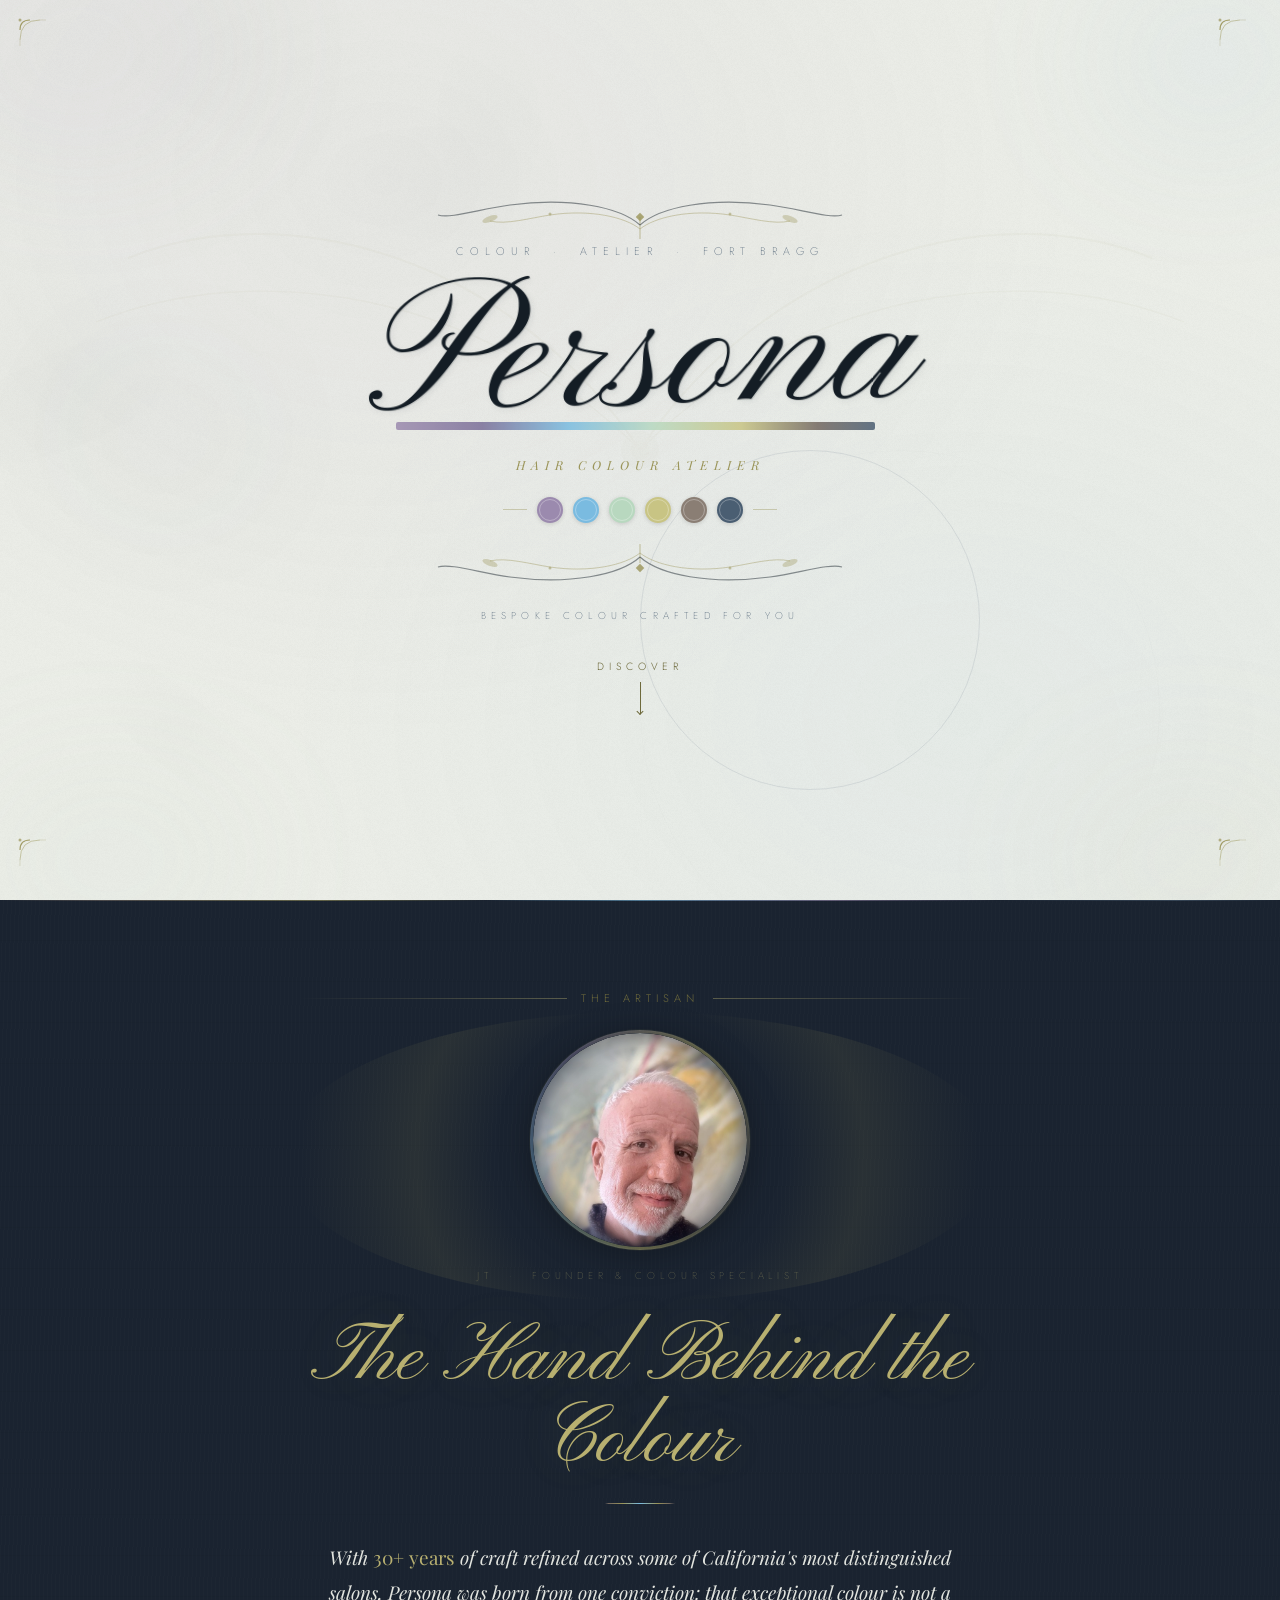
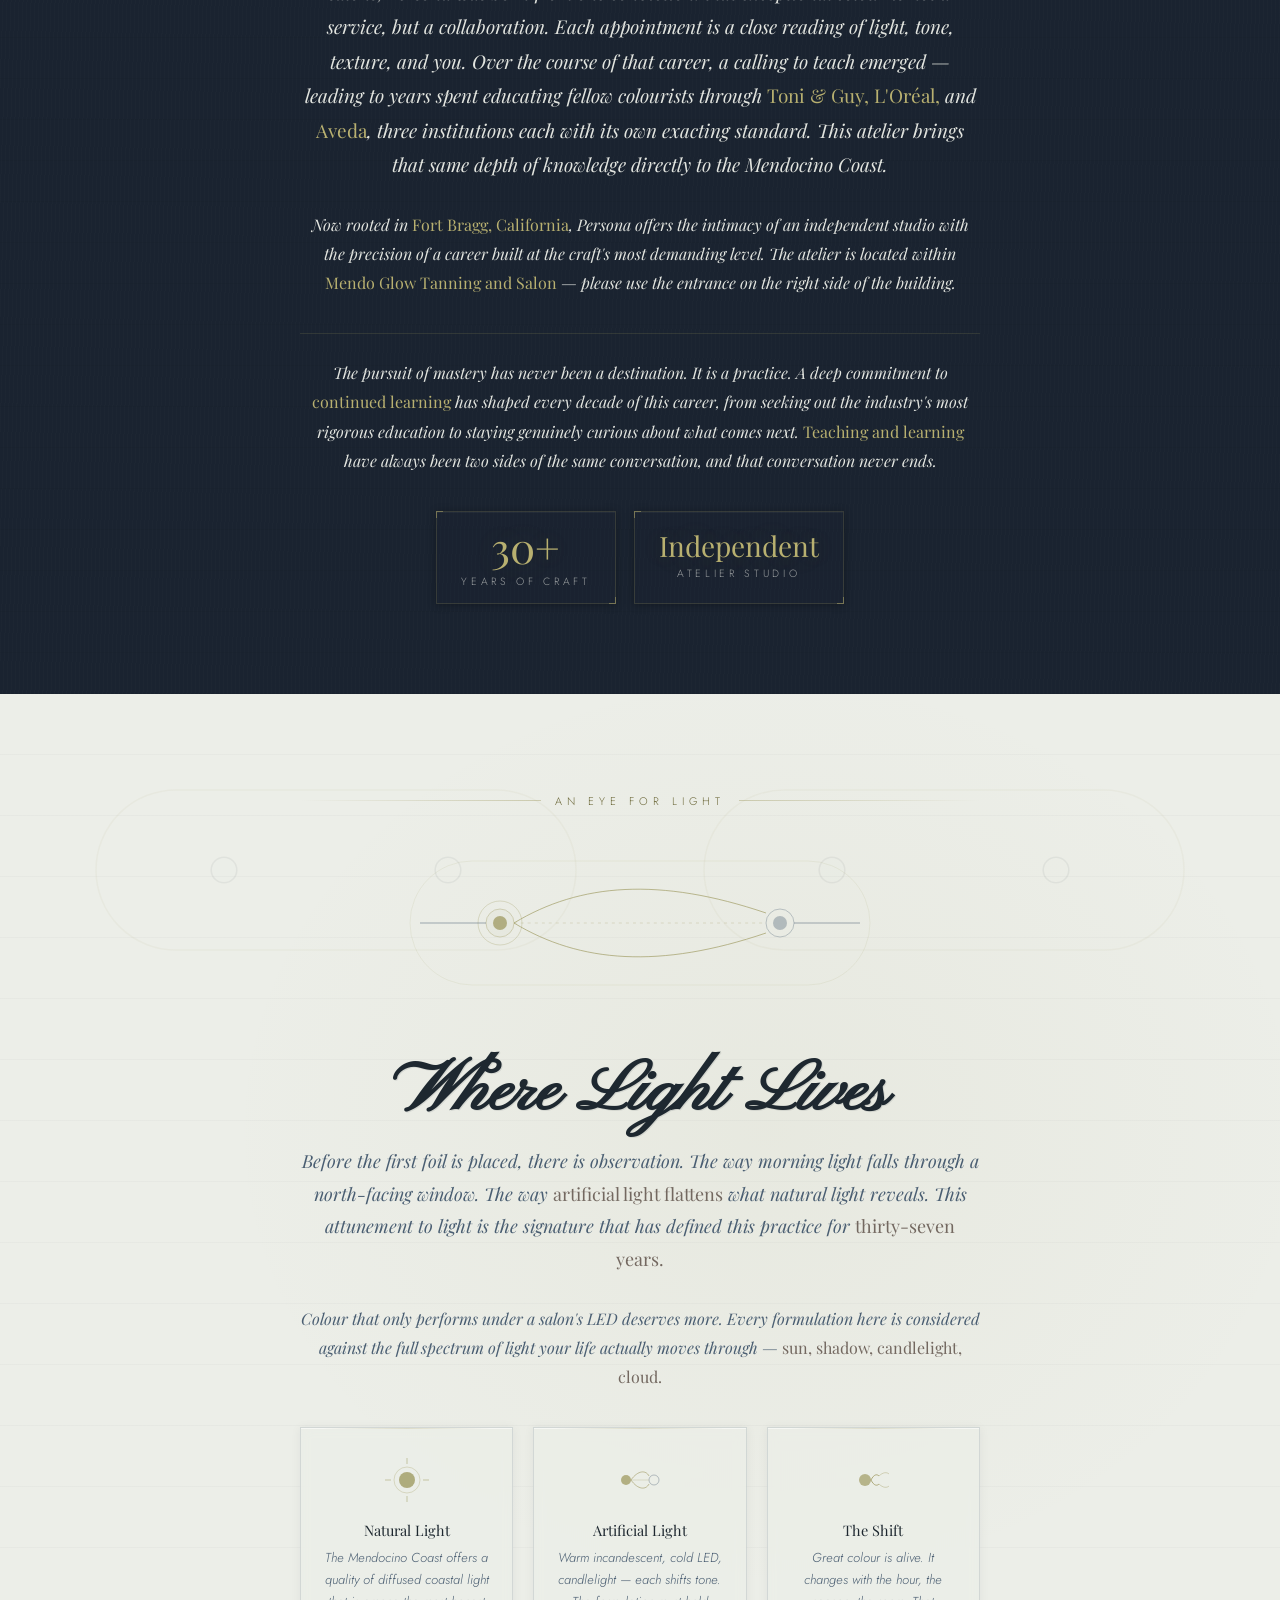
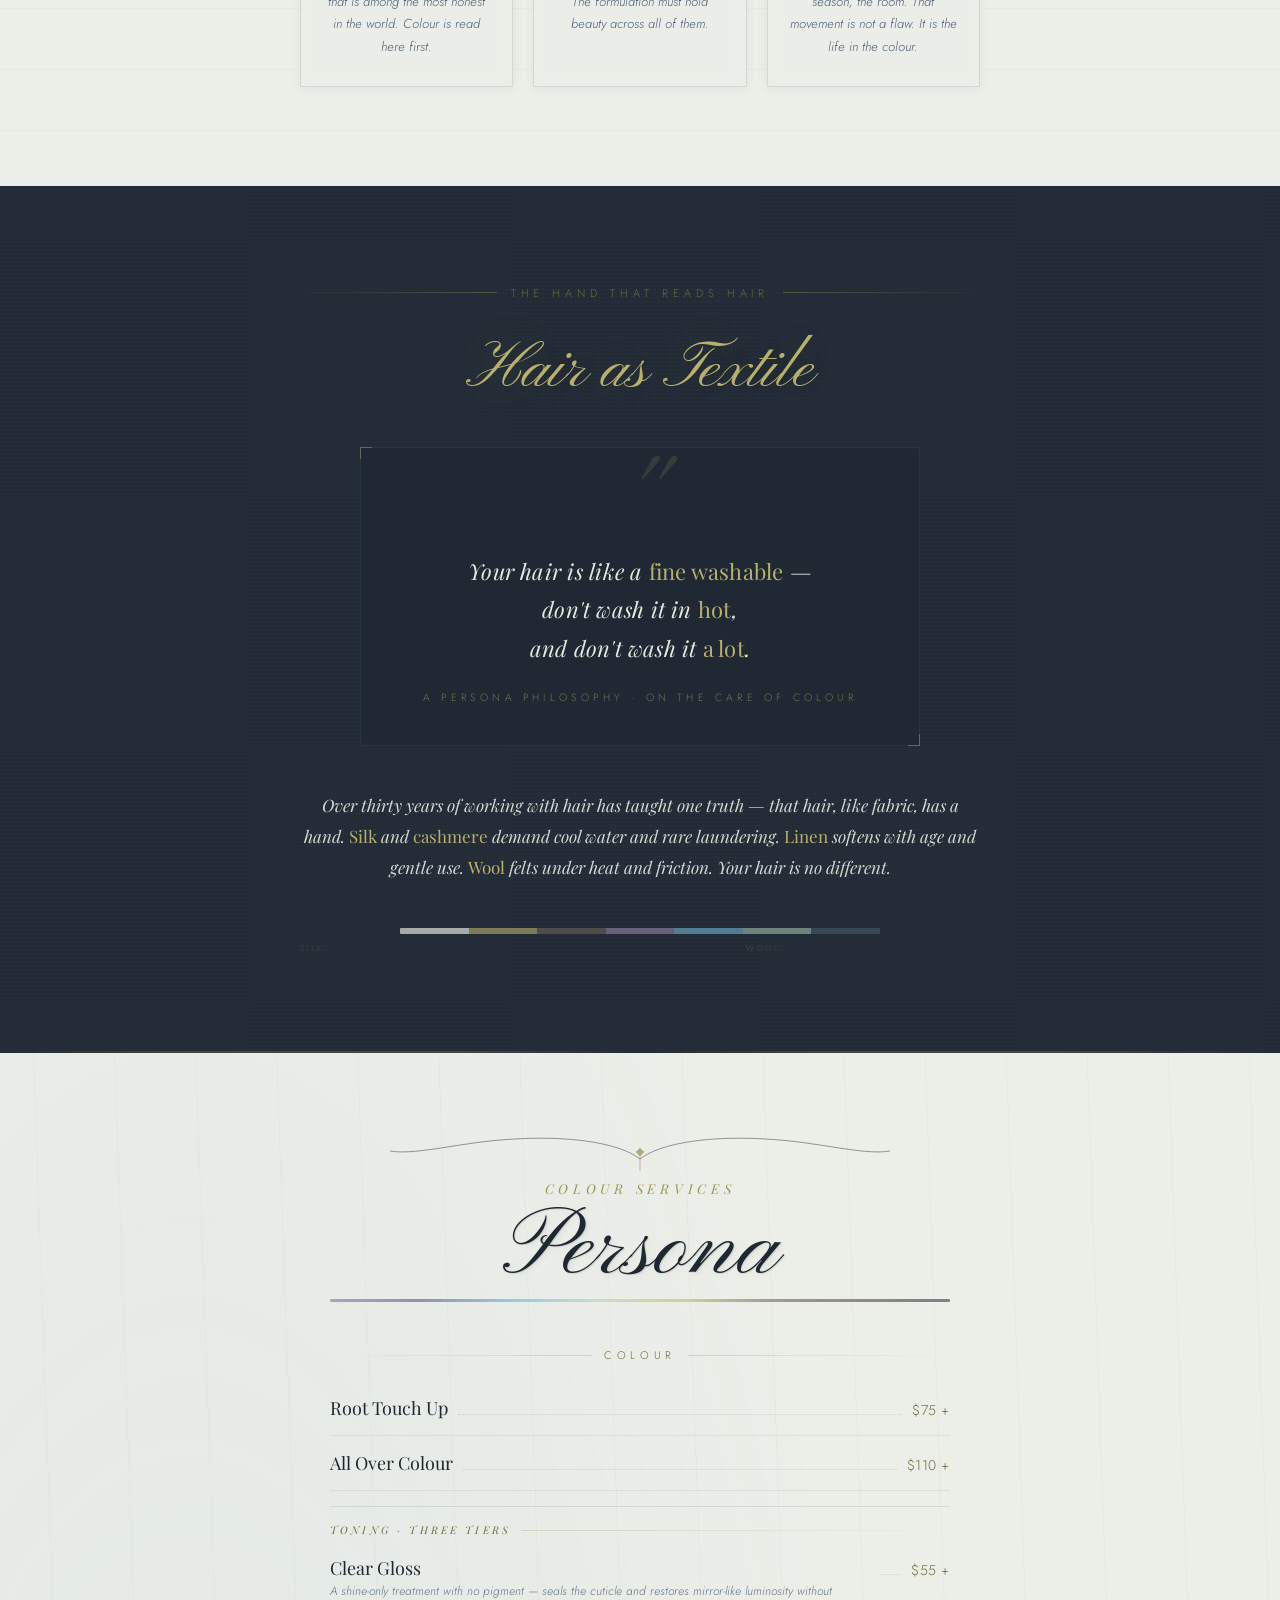
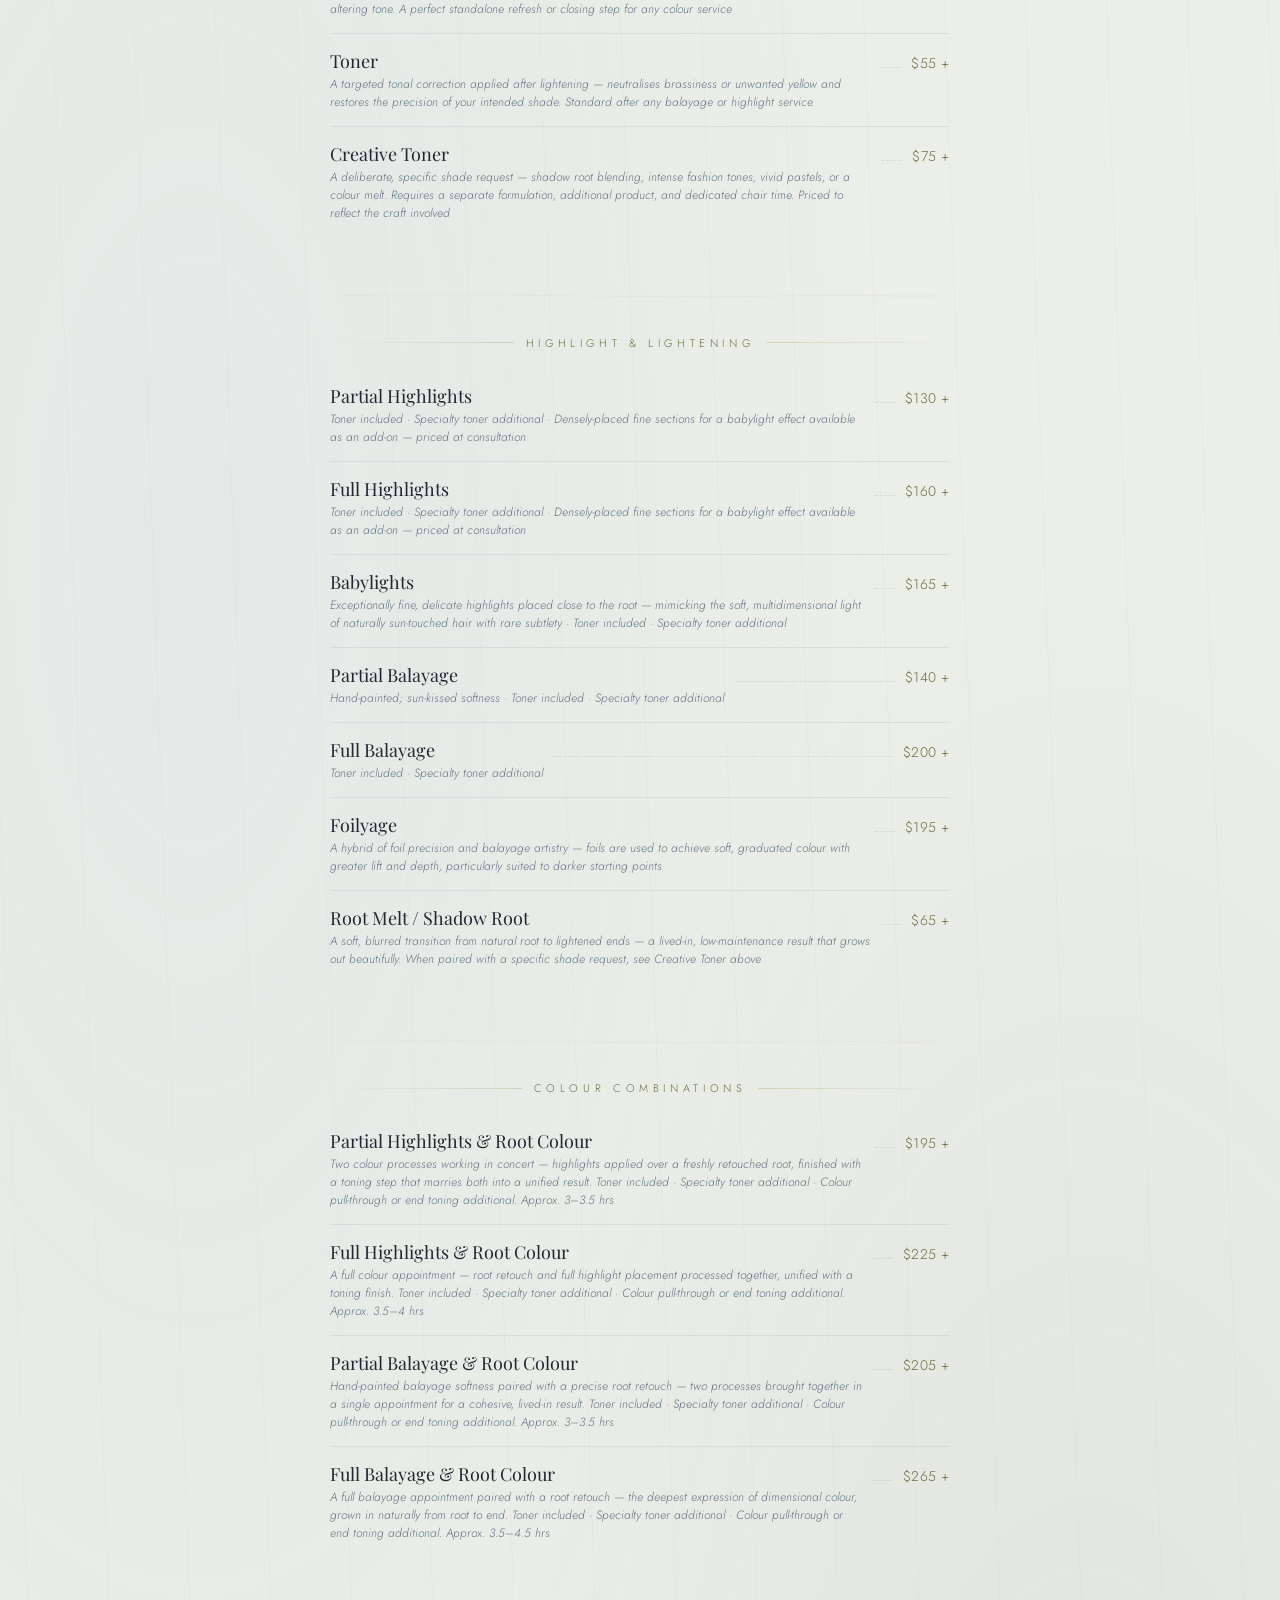
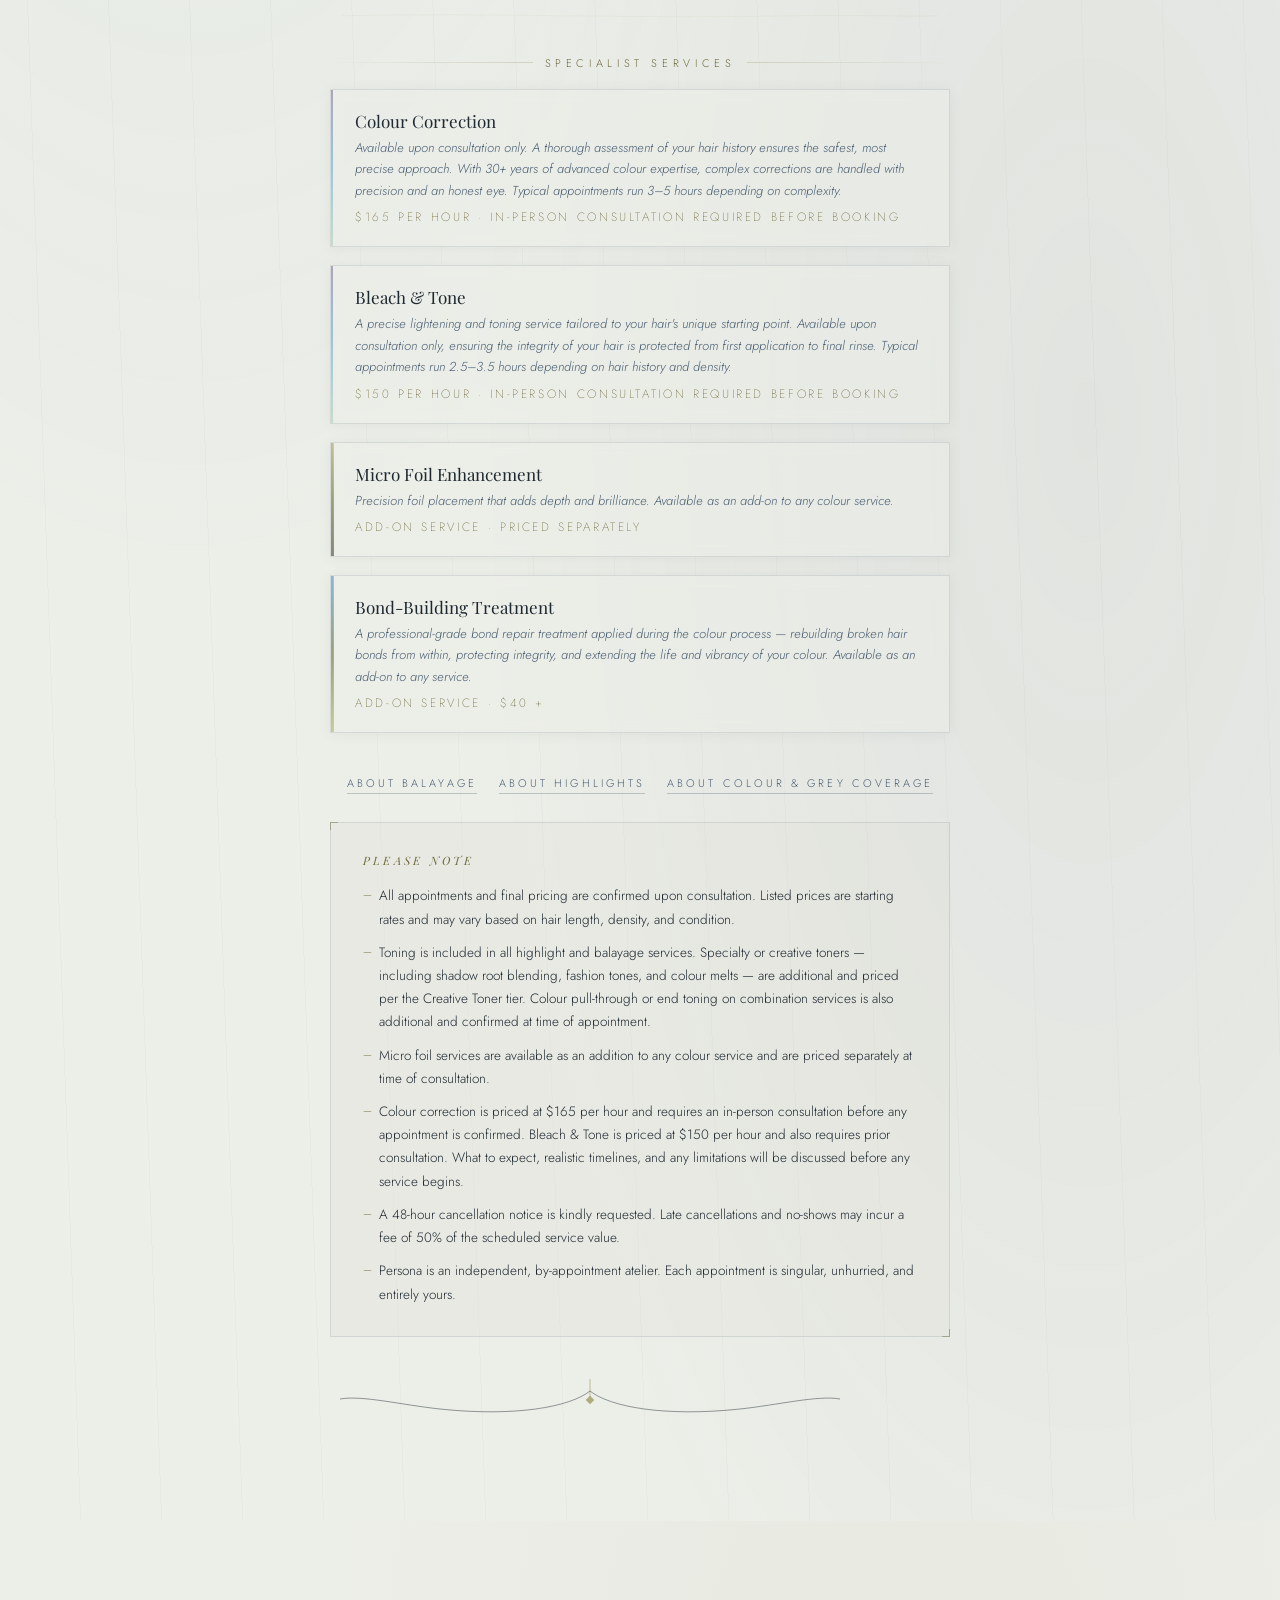
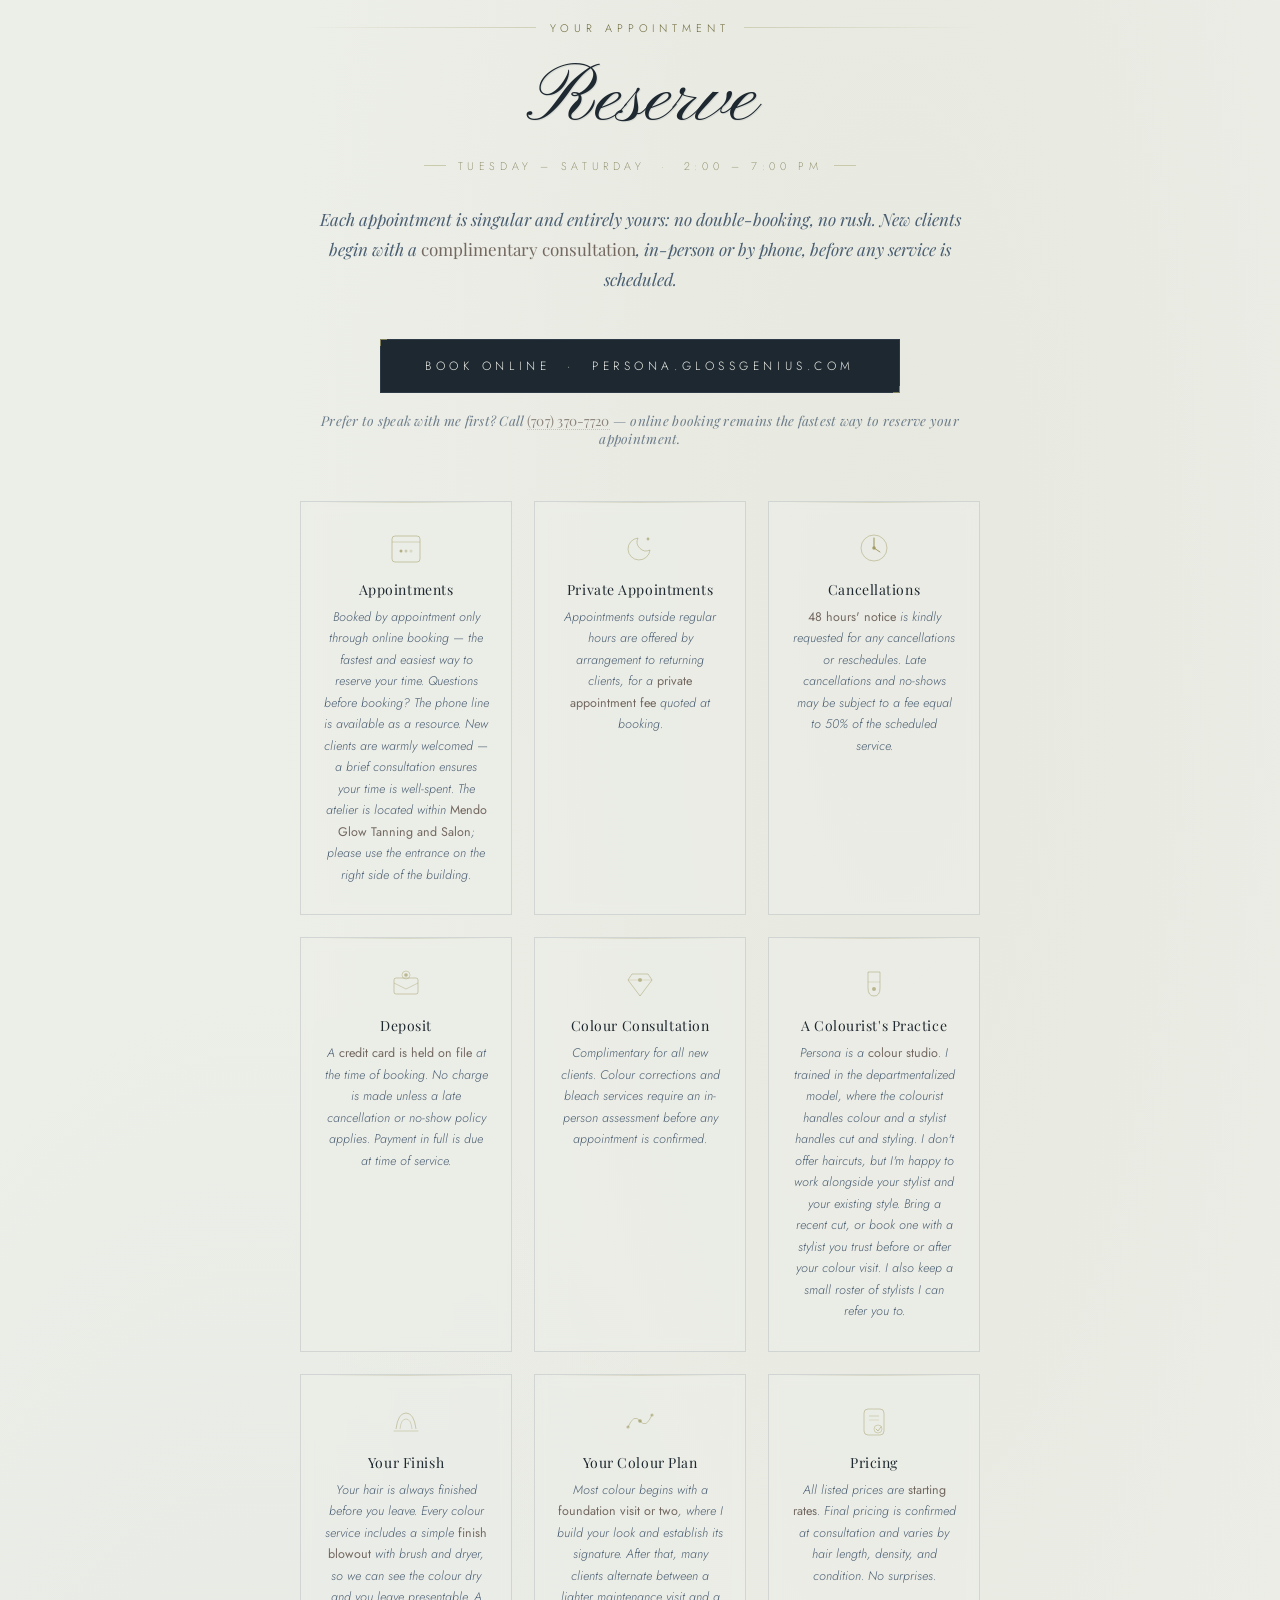
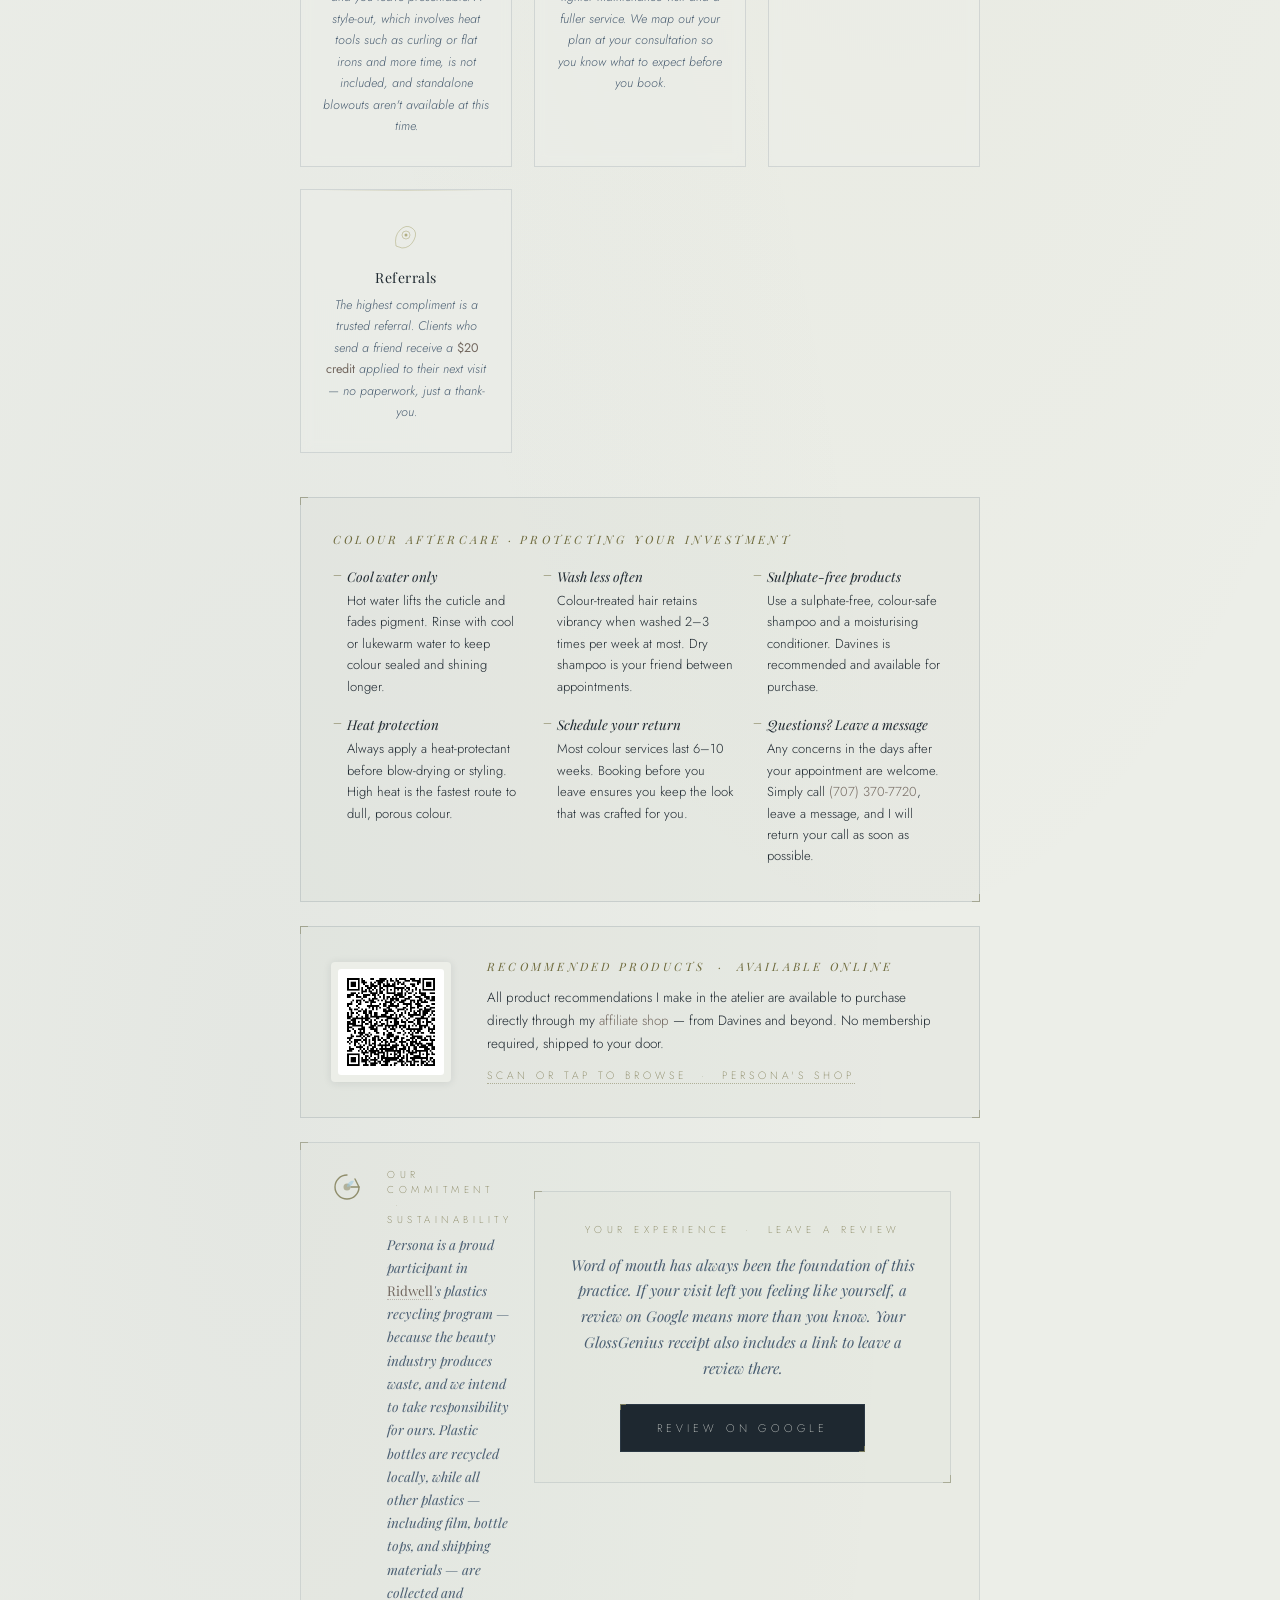
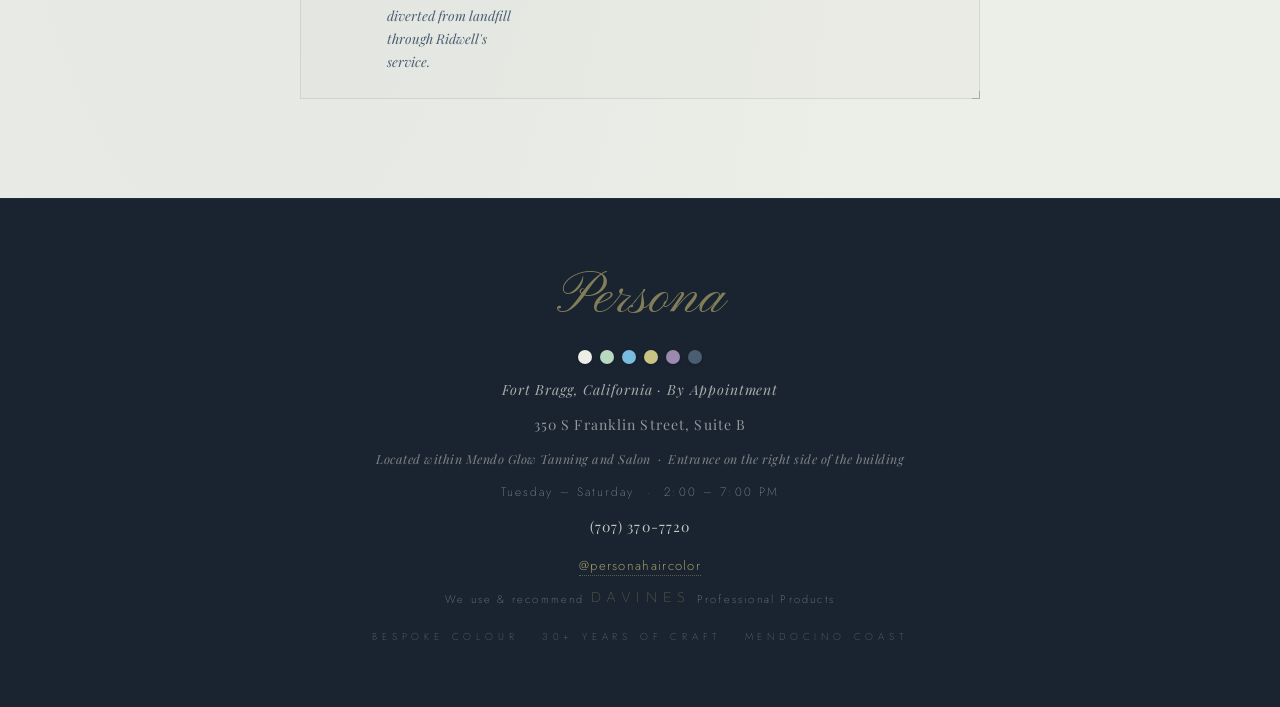
<file: index.html>
<!DOCTYPE html>
<html lang="en">
<head>
  <meta charset="UTF-8"/>
  <meta name="viewport" content="width=device-width, initial-scale=1.0"/>
  <meta name="description" content="Persona Hair Colour Atelier — a private, by-appointment colour studio in Fort Bragg, CA. Bespoke colour by JT Skinner, with 37 years' experience."/>
  <meta property="og:type" content="website"/>
  <meta property="og:url" content="https://www.personahaircolor.com/"/>
  <link rel="canonical" href="https://www.personahaircolor.com/"/>
  <meta property="og:site_name" content="Persona Hair Colour Atelier"/>
  <meta property="og:title" content="Persona — Hair Colour Atelier · Fort Bragg, CA"/>
  <meta property="og:description" content="Persona Hair Colour Atelier — a private, by-appointment colour studio in Fort Bragg, CA. Bespoke colour by JT Skinner, with 37 years' experience."/>
  <meta property="og:image" content="https://www.personahaircolor.com/persona-share.jpg"/>
  <meta property="og:image:width" content="1200"/>
  <meta property="og:image:height" content="630"/>
  <meta property="og:image:alt" content="Persona Hair Colour Atelier logo beside the studio's colour chair and arched mirror"/>
  <meta name="twitter:card" content="summary_large_image"/>
  <meta name="twitter:image" content="https://www.personahaircolor.com/persona-share.jpg"/>
  <link rel="apple-touch-icon" href="https://www.personahaircolor.com/persona-logo.jpg"/>
  <meta name="twitter:title" content="Persona — Hair Colour Atelier · Fort Bragg, CA"/>
  <meta name="twitter:description" content="Persona Hair Colour Atelier — a private, by-appointment colour studio in Fort Bragg, CA. Bespoke colour by JT Skinner, with 37 years' experience."/>
  <title>Persona — Hair Colour Atelier · Fort Bragg, CA</title>
  <link href="https://fonts.googleapis.com/css2?family=Playfair+Display:ital,wght@0,400;0,500;0,700;1,400;1,500;1,700&family=Pinyon+Script&family=Jost:wght@200;300;400&family=Josefin+Sans:wght@100;300;400&display=swap" rel="stylesheet"/>
  <style>
    *, *::before, *::after { box-sizing: border-box; margin: 0; padding: 0; }

    :root {
      /* Pantone TCX — Cloud Dancer collection
         11-4201 Cloud Dancer  #ECEEE8  light / parchment
         12-6000 Veiled Vista  #B8D8BF  cool mint accent
         14-4320 Baltic Sea    #7ABBE0  sky blue accent
         13-0624 Golden Mist   #C8C484  warm straw / gold
         16-3610 Quiet Violet  #9B8AAE  soft violet accent
         16-1523 Cloud Cover   #8A7E74  warm grey mid-tone
         17-5800 Hematite      #736860  dark warm taupe
         18-4218 Blue Fusion   #4A5E72  deep slate / darkest */
      --parchment:  #ECEEE8;
      --cream:      #D8DAD2;
      --ink:        #1E2830;
      --ink-warm:   #232C36;
      --ink-mid:    #4A5E72;
      --gold:       #9A9458;
      --gold-light: #B8B070;
      --gold-dim:   #6E6A3C;
      --copper:     #736860;
      --rose:       #9B8AAE;
      --violet:     #7A6E98;
      --teal:       #7ABBE0;
      --amber:      #B8D8BF;
      --concrete:   #8A7E74;
      --rust:       #736860;
      --soot:       #1A2330;
    }

    html { scroll-behavior: smooth; }

    body {
      background: #ECEEE8;
      font-family: 'Jost', sans-serif;
      color: var(--ink);
      overflow-x: hidden;
    }

    canvas#texture {
      position: fixed; inset: 0;
      width: 100%; height: 100%;
      pointer-events: none; z-index: 0;
      opacity: 0.22; mix-blend-mode: multiply;
    }

    canvas#grit {
      position: fixed; inset: 0;
      width: 100%; height: 100%;
      pointer-events: none; z-index: 0;
      opacity: 0.08; mix-blend-mode: overlay;
    }

    .bleeds {
      position: fixed; inset: 0;
      pointer-events: none; z-index: 0; overflow: hidden;
    }
    .bleed { position: absolute; border-radius: 50%; filter: blur(80px); opacity: 0; animation: bleedIn 2s ease forwards; }
    .b1 { width:320px;height:220px;background:#9B8AAE; top:-60px;   left:-80px;  animation-delay:0.2s; --t:0.08; }
    .b2 { width:260px;height:200px;background:#7ABBE0; top:-40px;   right:-60px; animation-delay:0.5s; --t:0.07; }
    .b3 { width:300px;height:180px;background:#B8D8BF; bottom:-50px;left:-40px;  animation-delay:0.8s; --t:0.07; }
    .b4 { width:280px;height:200px;background:#C8C484; bottom:-60px;right:-50px; animation-delay:0.4s; --t:0.06; }
    .b5 { width:200px;height:150px;background:#4A5E72; top:40%;     left:5%;     animation-delay:1.0s; --t:0.04; }
    @keyframes bleedIn { to { opacity: var(--t); } }

    #cover {
      position: relative; z-index: 2;
      display: flex; flex-direction: column;
      align-items: center; justify-content: center;
      min-height: 100vh;
      padding: clamp(24px,5vw,48px);
    }

    .stage {
      display: flex; flex-direction: column;
      align-items: center;
      width: min(94vw, 680px);
    }

    .flourish-top {
      width: min(88vw, 420px); height: auto;
      opacity: 0;
      animation: fadeScale 1.2s cubic-bezier(0.16,1,0.3,1) 0.6s forwards;
      margin-bottom: clamp(-4px,-1vw,-8px);
    }
    .flourish-bottom {
      width: min(88vw, 420px); height: auto;
      opacity: 0;
      animation: fadeScale 1.2s cubic-bezier(0.16,1,0.3,1) 2.8s forwards;
      margin-top: clamp(10px,2.5vw,18px);
    }
    @keyframes fadeScale {
      from { opacity:0; transform:scaleX(0.7); }
      to   { opacity:1; transform:scaleX(1); }
    }

    .eyebrow {
      font-family: 'Jost', sans-serif; font-weight: 200;
      font-size: clamp(9px,1.6vw,11px); letter-spacing: 0.55em;
      text-transform: uppercase; color: var(--ink-mid);
      opacity: 0; transform: translateY(6px);
      animation: fadeUp 1s ease 1s forwards;
      margin-bottom: clamp(6px,2vw,14px);
    }

    .script-wrap { position: relative; line-height: 1; margin-bottom: clamp(-6px,-1.5vw,-12px); }
    .script-word {
      font-family: 'Pinyon Script', cursive;
      font-size: clamp(88px,22vw,190px); color: var(--ink); line-height: 0.9;
      opacity: 0; transform: translateY(20px) rotate(-1.5deg);
      animation: scriptIn 1.2s cubic-bezier(0.16,1,0.3,1) 1.1s forwards;
      display: block; position: relative; z-index: 2;
      -webkit-font-smoothing: antialiased;
      text-shadow: 1px 1px 0 rgba(30,40,48,0.12), 2px 2px 6px rgba(30,40,48,0.08);
      filter: contrast(1.08) brightness(0.88);
    }
    @keyframes scriptIn { to { opacity:1; transform:translateY(0) rotate(-1.5deg); } }

    .colour-bar {
      position: absolute; left: clamp(10px,4vw,28px); bottom: clamp(6px,2vw,14px);
      height: clamp(5px,1.2vw,8px); width: 0; border-radius: 2px;
      background: linear-gradient(to right, #9B8AAE 0%, #7A6E98 18%, #7ABBE0 36%, #B8D8BF 54%, #C8C484 72%, #736860 88%, #4A5E72 100%);
      animation: barGrow 1.4s cubic-bezier(0.16,1,0.3,1) 2s forwards;
      z-index: 1; filter: blur(0.5px); opacity: 0.85;
    }
    @keyframes barGrow { to { width: 88%; } }

    .subtitle {
      font-family: 'Playfair Display', serif; font-size: clamp(10px,1.7vw,12.5px);
      font-weight: 400; letter-spacing: 0.48em; text-transform: uppercase;
      color: var(--gold); font-style: italic;
      opacity: 0; transform: translateY(8px);
      animation: fadeUp 1s ease 2.3s forwards; margin-top: clamp(10px,2.5vw,18px);
    }

    .swatches {
      display: flex; align-items: center; gap: clamp(6px,1.5vw,10px);
      margin-top: clamp(14px,3vh,24px); opacity: 0;
      animation: fadeUp 1s ease 2.6s forwards;
    }
    .swatch {
      width: clamp(18px,4vw,26px); height: clamp(18px,4vw,26px); border-radius: 50%;
      cursor: default; transition: transform 0.25s cubic-bezier(0.34,1.56,0.64,1), box-shadow 0.25s ease;
      box-shadow: 0 1px 4px rgba(0,0,0,0.15); position: relative;
    }
    .swatch:hover { transform: scale(1.25) translateY(-3px); box-shadow: 0 4px 14px rgba(0,0,0,0.2); }
    .swatch::after { content:''; position:absolute; inset:2px; border-radius:50%; border:1px solid rgba(255,255,255,0.3); }
    .swatch-line { width: clamp(16px,3.5vw,24px); height:1px; background:var(--gold); opacity:0.4; }
    .s1{background:#9B8AAE;} .s2{background:#7ABBE0;}
    .s3{background:#B8D8BF;} .s4{background:#C8C484;}
    .s5{background:#8A7E74;} .s6{background:#4A5E72;}

    .tagline {
      font-family: 'Jost', sans-serif; font-weight: 200;
      font-size: clamp(8px,1.4vw,10px); letter-spacing: 0.52em; text-transform: uppercase;
      color: var(--ink-mid); opacity: 0;
      animation: fadeUp 1s ease 3.2s forwards; margin-top: clamp(6px,1.5vw,12px);
    }

    .scroll-cue {
      display: flex; flex-direction: column; align-items: center;
      gap: 8px; margin-top: clamp(24px,4vh,40px);
      opacity: 0; animation: fadeUp 1s ease 3.8s forwards; cursor: pointer;
    }
    .scroll-cue-label {
      font-family: 'Jost', sans-serif; font-weight: 300;
      font-size: clamp(9px,1.5vw,10.5px); letter-spacing: 0.45em;
      text-transform: uppercase; color: var(--gold-dim);
    }
    .scroll-cue-arrow {
      width: 1px; height: 0; background: var(--gold-dim);
      animation: arrowGrow 1s ease 4.2s forwards; position: relative;
    }
    .scroll-cue-arrow::after {
      content: ''; position: absolute; bottom: 0; left: 50%;
      width: 5px; height: 5px;
      border-right: 1px solid var(--gold-dim); border-bottom: 1px solid var(--gold-dim);
      transform: translateX(-50%) rotate(45deg);
    }
    @keyframes arrowGrow { to { height: 32px; } }

    .corner {
      position: fixed; width: clamp(32px,6vw,44px); height: clamp(32px,6vw,44px);
      opacity: 0; animation: fadeUp 1s ease 3.4s forwards; z-index: 10;
    }
    .corner.tl { top:18px; left:18px; }
    .corner.tr { top:18px; right:18px; transform: scaleX(-1); }
    .corner.bl { bottom:18px; left:18px; transform: scaleY(-1); }
    .corner.br { bottom:18px; right:18px; transform:scale(-1,-1); }
    @media(max-width:480px){ .corner{display:none;} }

    .corona-ring {
      position: absolute; border-radius: 50%;
      border: 1px solid rgba(74,94,114,0.12);
      animation: coronaPulse 7s ease-in-out infinite; pointer-events: none;
    }
    @keyframes coronaPulse {
      0%,100% { transform: translate(-50%,-50%) scale(1); opacity: 0.15; }
      50%      { transform: translate(-50%,-50%) scale(1.10); opacity: 0.04; }
    }

    /* LIGHT SECTION */
    #light {
      position: relative; z-index: 2; background: var(--parchment);
      padding: clamp(64px,11vh,108px) clamp(24px,6vw,54px);
      display: flex; flex-direction: column; align-items: center; overflow: hidden;
    }
    #light .field-bg { position: absolute; inset: 0; pointer-events: none; z-index: 0; opacity: 0.055; }
    .light-inner { position: relative; z-index: 1; max-width: 680px; width: 100%; }
    .light-eyebrow {
      font-family: 'Jost', sans-serif; font-weight: 300;
      font-size: clamp(9px,1.6vw,11px); letter-spacing: 0.45em; text-transform: uppercase;
      color: var(--gold-dim); margin-bottom: clamp(14px,3vh,24px);
      display: flex; align-items: center; gap: 14px;
    }
    .light-eyebrow::before,.light-eyebrow::after {
      content:''; flex:1; height:1px;
      background: linear-gradient(to right, transparent, rgba(154,148,88,0.4));
    }
    .light-eyebrow::after { background: linear-gradient(to left, transparent, rgba(154,148,88,0.4)); }
    .discharge-centrepiece { display: block; width: min(90vw, 480px); height: auto; margin: 0 auto clamp(28px,5vh,44px); }
    .light-headline {
      font-family: 'Pinyon Script', cursive; font-size: clamp(40px,10vw,72px);
      color: var(--ink); line-height: 1; text-align: center;
      margin-bottom: clamp(8px,2vh,16px); -webkit-font-smoothing: antialiased;
      text-shadow: 1px 1px 0 rgba(30,40,48,0.1);
    }
    .light-body {
      font-family: 'Playfair Display', serif; font-style: italic;
      font-size: clamp(15px,2.7vw,18px); line-height: 1.82;
      color: var(--ink-mid); text-align: center; margin-bottom: clamp(16px,3.5vh,28px);
    }
    .light-body em { color: var(--copper); font-style: normal; }
    .light-tiles {
      display: grid; grid-template-columns: repeat(auto-fit, minmax(min(100%,175px),1fr));
      gap: clamp(12px,2.5vw,20px); margin-top: clamp(20px,4vh,36px);
    }
    .light-tile {
      border: 1px solid rgba(74,94,114,0.16); padding: clamp(20px,2.5vw,28px) clamp(14px,2vw,22px);
      position: relative; text-align: center;
      background: rgba(236,238,232,0.6);
      backdrop-filter: blur(6px); -webkit-backdrop-filter: blur(6px);
      box-shadow: inset 0 1px 0 rgba(255,255,255,0.55), 0 1px 10px rgba(30,40,48,0.06);
      overflow: hidden;
    }
    .light-tile::before {
      content:''; position:absolute; top:0; left:10%; right:10%; height:1px;
      background: linear-gradient(to right, transparent, rgba(154,148,88,0.35), transparent); opacity: 0.8;
    }
    .light-tile-icon { display:block; width:48px; height:48px; margin:0 auto clamp(10px,2vh,16px); }
    .light-tile-title { font-family: 'Playfair Display', serif; font-size: clamp(12px,2.5vw,14.5px); font-weight: 400; color: var(--ink); margin-bottom: 7px; }
    .light-tile-body { font-family: 'Jost', sans-serif; font-weight:300; font-size: clamp(11.5px,2vw,13px); color: var(--ink-mid); line-height:1.7; font-style:italic; }

    /* BIO SECTION */
    #bio {
      position: relative; z-index: 2;
      background: var(--soot);
      background-image:
        repeating-linear-gradient(92deg, transparent, transparent 3px, rgba(255,255,255,0.012) 3px, rgba(255,255,255,0.012) 4px),
        repeating-linear-gradient(180deg, transparent, transparent 40px, rgba(0,0,0,0.04) 40px, rgba(0,0,0,0.04) 41px);
      color: var(--parchment);
      padding: clamp(60px,10vh,96px) clamp(24px,6vw,54px);
      display: flex; flex-direction: column; align-items: center;
    }
    #bio::before {
      content: ''; position: absolute; top: 0; left: 0; right: 0; height: 1px;
      background: linear-gradient(to right, transparent 0%, #736860 8%, #9A9458 25%, transparent 38%, #7ABBE0 50%, #9B8AAE 65%, transparent 78%, #4A5E72 92%, transparent 100%);
      opacity: 0.55;
    }
    .bio-inner { max-width: 680px; width: 100%; }
    .bio-eyebrow {
      font-family: 'Jost', sans-serif; font-weight: 300;
      font-size: clamp(9px,1.6vw,11px); letter-spacing: 0.45em; text-transform: uppercase;
      color: var(--gold-dim); margin-bottom: clamp(14px,3vh,24px);
      display: flex; align-items: center; gap: 14px;
    }
    .bio-eyebrow::before,.bio-eyebrow::after {
      content: ''; flex: 1; height: 1px;
      background: linear-gradient(to right, transparent, rgba(184,176,112,0.4));
    }
    .bio-eyebrow::after { background: linear-gradient(to left, transparent, rgba(184,176,112,0.4)); }
    .bio-headline {
      font-family: 'Pinyon Script', cursive; font-size: clamp(42px,11vw,82px);
      color: var(--gold-light); line-height: 1; text-align: center;
      margin-bottom: clamp(10px,2.5vh,20px);
      text-shadow: 0 0 50px rgba(184,176,112,0.18); -webkit-font-smoothing: antialiased;
    }
    .bio-rule {
      width: clamp(40px,10vw,70px); height: 1px;
      background: linear-gradient(to right, transparent 0%, #736860 5%, #9A9458 25%, #7ABBE0 50%, #9A9458 75%, #736860 92%, transparent 100%);
      margin: 0 auto clamp(24px,4vh,40px); opacity: 0.55;
    }
    .bio-body {
      font-family: 'Playfair Display', serif; font-style: italic;
      font-size: clamp(16px,2.8vw,19px); line-height: 1.82;
      color: rgba(236,238,232,0.95); text-align: center; margin-bottom: clamp(20px,4vh,36px);
    }
    .bio-body em { color: var(--gold-light); font-style: normal; }
    .bio-credentials {
      display: flex; flex-wrap: wrap; justify-content: center;
      gap: clamp(10px,2.5vw,18px); margin-top: clamp(20px,4vh,36px);
    }
    .credential {
      border: 1px solid rgba(154,148,88,0.22);
      padding: clamp(10px,2vw,14px) clamp(16px,3vw,24px);
      position: relative; text-align: center;
      background: rgba(26,35,48,0.25);
      box-shadow: inset 0 1px 0 rgba(255,255,255,0.04), 0 1px 8px rgba(0,0,0,0.3);
    }
    .credential::before,.credential::after {
      content:''; position:absolute; width:7px; height:7px; border-color: var(--gold-light); border-style: solid; opacity: 0.5;
    }
    .credential::before { top:-1px; left:-1px; border-width:1px 0 0 1px; }
    .credential::after  { bottom:-1px; right:-1px; border-width:0 1px 1px 0; }
    .credential-number {
      font-family: 'Playfair Display', serif; font-size: clamp(26px,6vw,42px); font-weight: 400;
      color: var(--gold-light); line-height: 1; display: block;
      text-shadow: 0 0 30px rgba(184,176,112,0.2);
    }
    .credential-label {
      font-family: 'Jost', sans-serif; font-weight: 300;
      font-size: clamp(9px,1.5vw,10.5px); letter-spacing: 0.35em; text-transform: uppercase;
      color: rgba(236,238,232,0.6); display: block; margin-top: 6px;
    }

    /* MENU SECTION */
    #menu {
      position: relative; z-index: 2;
      padding: clamp(52px,8vh,80px) clamp(24px,6vw,54px) clamp(60px,10vh,96px);
      display: flex; flex-direction: column; align-items: center;
      background-image:
        radial-gradient(ellipse at 15% 30%, rgba(122,187,224,0.08) 0%, transparent 45%),
        radial-gradient(ellipse at 85% 70%, rgba(74,94,114,0.07) 0%, transparent 40%),
        repeating-linear-gradient(88deg, transparent, transparent 80px, rgba(0,0,0,0.018) 80px, rgba(0,0,0,0.018) 81px);
    }
    .menu-inner { max-width: 620px; width: 100%; }
    .menu-header { text-align: center; margin-bottom: clamp(30px,5vh,48px); }
    .menu-headline {
      font-family: 'Playfair Display', serif; font-style: italic;
      font-size: clamp(11px,2.2vw,13.5px); letter-spacing: 0.35em; text-transform: uppercase;
      color: var(--gold); margin-bottom: clamp(6px,1.5vw,10px);
    }
    .menu-title {
      font-family: 'Pinyon Script', cursive; font-size: clamp(56px,14vw,96px);
      color: var(--ink); line-height: 0.9; -webkit-font-smoothing: antialiased;
      text-shadow: 1px 1px 0 rgba(30,40,48,0.1), 2px 2px 6px rgba(30,40,48,0.06);
    }
    .menu-colour-bar {
      height: 3px; width: 100%; border-radius: 1px;
      background: linear-gradient(to right, #9B8AAE, #7A6E98, #7ABBE0, #B8D8BF, #C8C484, #8A7E74, #736860, #4A5E72);
      margin-top: 6px; opacity: 0.75;
    }
    .section-label {
      font-family: 'Jost', sans-serif; font-weight: 300;
      font-size: clamp(9px,1.7vw,11px); letter-spacing: 0.42em; text-transform: uppercase;
      color: var(--gold-dim); margin-bottom: clamp(12px,2.5vh,18px);
      display: flex; align-items: center; gap: 12px;
    }
    .section-label::before,.section-label::after {
      content: ''; flex:1; height:1px;
      background: linear-gradient(to right, transparent, rgba(154,148,88,0.3));
    }
    .section-label::after { background: linear-gradient(to left, transparent, rgba(154,148,88,0.3)); }
    .menu-section { margin-bottom: clamp(28px,5vh,42px); }
    .menu-item {
      display: flex; align-items: baseline; justify-content: space-between; gap: 10px;
      padding: clamp(10px,2.2vh,15px) 0;
      border-bottom: 1px solid rgba(74,94,114,0.1); position: relative;
    }
    .menu-item:last-child { border-bottom: none; }
    .menu-item:hover .item-name { color: var(--gold-dim); transition: color 0.3s ease; }
    .item-name { font-family: 'Playfair Display', serif; font-size: clamp(14px,3.2vw,18px); font-weight: 400; color: var(--ink); flex-shrink: 0; }
    .item-note { font-family: 'Jost', sans-serif; font-weight: 300; font-size: clamp(10.5px,1.8vw,12px); color: var(--ink-mid); font-style: italic; margin-top: 2px; opacity: 0.85; }
    .item-left { display: flex; flex-direction: column; }
    .item-dots { flex: 1; border-bottom: 1px dotted rgba(74,94,114,0.18); margin-bottom: 4px; min-width: 20px; }
    .item-price { font-family: 'Jost', sans-serif; font-weight: 300; font-size: clamp(12px,2.4vw,14px); color: var(--gold-dim); white-space: nowrap; flex-shrink: 0; letter-spacing: 0.04em; }

    /* Toning tier divider label */
    .tier-label {
      width: 100%;
      font-family: 'Playfair Display', serif; font-style: italic;
      font-size: clamp(9px,1.6vw,10.5px); letter-spacing: 0.3em; text-transform: uppercase;
      color: var(--gold-dim);
      padding-top: clamp(10px,2vh,16px); padding-bottom: 4px;
      border-top: 1px solid rgba(74,94,114,0.14);
      display: flex; align-items: center; gap: 10px;
    }
    .tier-label::after {
      content: ''; flex: 1; height: 1px;
      background: linear-gradient(to right, rgba(154,148,88,0.28), transparent);
    }

    .sep { width: 100%; margin: clamp(6px,1.5vh,12px) 0 clamp(18px,3.5vh,28px); opacity: 0.25; }

    .special-service {
      background: rgba(236,238,232,0.5);
      backdrop-filter: blur(6px); -webkit-backdrop-filter: blur(6px);
      border: 1px solid rgba(74,94,114,0.14);
      box-shadow: 0 1px 14px rgba(30,40,48,0.05);
      padding: clamp(14px,2.5vw,20px) clamp(16px,3vw,24px);
      position: relative; overflow: hidden; margin-bottom: clamp(10px,2.5vh,18px);
    }
    .special-service::before {
      content:''; position:absolute; left:0; top:0; bottom:0; width:2px;
      background: linear-gradient(to bottom, #9B8AAE, #7ABBE0, #B8D8BF); opacity:0.75;
    }
    .special-name { font-family: 'Playfair Display', serif; font-size: clamp(14px,3.2vw,17px); color: var(--ink); margin-bottom: 5px; }
    .special-desc { font-family: 'Jost', sans-serif; font-weight: 300; font-size: clamp(11.5px,2.1vw,13px); color: var(--ink-mid); line-height: 1.65; font-style: italic; }
    .special-price { font-family: 'Jost', sans-serif; font-weight: 200; font-size: clamp(10px,1.8vw,12px); letter-spacing: 0.22em; color: var(--gold-dim); margin-top: 7px; text-transform: uppercase; }

    .notation {
      border: 1px solid rgba(74,94,114,0.14); padding: clamp(20px,3.5vw,30px) clamp(20px,4vw,32px);
      position: relative; background: rgba(216,218,210,0.22); margin-top: clamp(14px,3vh,24px);
    }
    .notation::before,.notation::after {
      content:''; position:absolute; width:8px; height:8px; border-color: var(--gold-dim); border-style: solid; opacity:0.45;
    }
    .notation::before { top:-1px; left:-1px; border-width:1px 0 0 1px; }
    .notation::after  { bottom:-1px; right:-1px; border-width:0 1px 1px 0; }
    .notation-title {
      font-family: 'Playfair Display', serif; font-style: italic;
      font-size: clamp(10px,1.7vw,11.5px); letter-spacing: 0.28em; text-transform: uppercase;
      color: var(--gold-dim); margin-bottom: clamp(12px,2vh,16px);
    }
    .notation-item {
      font-family: 'Jost', sans-serif; font-weight: 300;
      font-size: clamp(12px,2.2vw,13.5px); color: var(--ink); line-height: 1.72;
      padding-left: 16px; position: relative; margin-bottom: 10px;
    }
    .notation-item:last-child { margin-bottom: 0; }
    .notation-item::before { content:'—'; position:absolute; left:0; color:var(--gold-dim); font-size:10px; top:2px; }

    /* TEXTILE SECTION */
    #textile {
      position: relative; z-index: 2; background: var(--ink-warm);
      padding: clamp(64px,11vh,108px) clamp(24px,6vw,54px);
      display: flex; flex-direction: column; align-items: center; overflow: hidden;
    }
    #textile::before {
      content: ''; position: absolute; inset: 0;
      background-image:
        repeating-linear-gradient(0deg,   transparent, transparent 3px, rgba(255,255,255,0.012) 3px, rgba(255,255,255,0.012) 4px),
        repeating-linear-gradient(90deg,  transparent, transparent 3px, rgba(255,255,255,0.008) 3px, rgba(255,255,255,0.008) 4px);
      pointer-events: none;
    }
    #textile::after {
      content: ''; position: absolute; bottom: 0; left: 0; right: 0; height: 2px;
      background: linear-gradient(to right, transparent 0%, var(--gold-dim) 15%, var(--rust) 35%, transparent 50%, var(--gold-dim) 65%, var(--rust) 82%, transparent 100%);
      opacity: 0.45;
    }
    .textile-inner { position: relative; z-index: 1; max-width: 680px; width: 100%; text-align: center; }
    .textile-eyebrow {
      font-family: 'Jost', sans-serif; font-weight: 300;
      font-size: clamp(9px,1.6vw,11px); letter-spacing: 0.45em; text-transform: uppercase;
      color: var(--gold-dim); margin-bottom: clamp(20px,4vh,36px);
      display: flex; align-items: center; gap: 14px;
    }
    .textile-eyebrow::before,.textile-eyebrow::after {
      content: ''; flex: 1; height: 1px;
      background: linear-gradient(to right, transparent, rgba(154,148,88,0.4));
    }
    .textile-eyebrow::after { background: linear-gradient(to left, transparent, rgba(154,148,88,0.4)); }
    .textile-headline {
      font-family: 'Pinyon Script', cursive; font-size: clamp(38px,9vw,66px);
      color: var(--gold-light); line-height: 1; margin-bottom: clamp(20px,4vh,36px);
      -webkit-font-smoothing: antialiased;
      text-shadow: 0 0 50px rgba(184,176,112,0.15);
    }
    .textile-saying {
      position: relative; margin: clamp(24px,5vh,44px) auto; max-width: 560px;
      padding: clamp(24px,4vw,40px) clamp(20px,4vw,36px);
      border: 1px solid rgba(74,94,114,0.22);
      background: rgba(26,35,48,0.32);
      backdrop-filter: blur(4px); -webkit-backdrop-filter: blur(4px);
    }
    .textile-saying::before,.textile-saying::after {
      content: ''; position: absolute; width: 12px; height: 12px;
      border-color: var(--gold-light); border-style: solid; opacity: 0.42;
    }
    .textile-saying::before { top:-1px; left:-1px; border-width:1px 0 0 1px; }
    .textile-saying::after  { bottom:-1px; right:-1px; border-width:0 1px 1px 0; }
    .textile-quote-mark {
      font-family: 'Pinyon Script', cursive; font-size: clamp(60px,14vw,100px);
      color: var(--gold-light); opacity: 0.15; line-height: 0.5; display: block;
      margin-bottom: clamp(8px,2vh,14px); -webkit-font-smoothing: antialiased;
    }
    .textile-saying-text {
      font-family: 'Playfair Display', serif; font-style: italic;
      font-size: clamp(16px,3.2vw,22px); line-height: 1.75;
      color: rgba(236,238,232,0.97); letter-spacing: 0.01em;
    }
    .textile-saying-text em { color: var(--gold-light); font-style: normal; }
    .textile-attribution {
      font-family: 'Jost', sans-serif; font-weight: 300;
      font-size: clamp(9px,1.6vw,10.5px); letter-spacing: 0.4em; text-transform: uppercase;
      color: rgba(184,176,112,0.55); margin-top: clamp(16px,2.5vh,24px);
    }
    .textile-body {
      font-family: 'Playfair Display', serif; font-style: italic;
      font-size: clamp(14px,2.4vw,17px); line-height: 1.85;
      color: rgba(236,238,232,0.88); text-align: center; margin-top: clamp(20px,4vh,32px);
    }
    .textile-body em { color: var(--gold-light); font-style: normal; }
    .textile-swatches {
      display: flex; align-items: stretch; justify-content: center; gap: 0;
      margin: clamp(28px,5vh,44px) auto 0; max-width: 480px; width: 100%;
      height: clamp(4px,0.8vw,6px); border-radius: 1px; overflow: hidden;
    }
    .textile-swatch { flex: 1; position: relative; }
    .ts1 { background: rgba(236,238,232,0.65); }
    .ts2 { background: rgba(184,176,112,0.6);  }
    .ts3 { background: rgba(115,104,96,0.55);  }
    .ts4 { background: rgba(155,138,174,0.55); }
    .ts5 { background: rgba(122,187,224,0.55); }
    .ts6 { background: rgba(184,216,191,0.5);  }
    .ts7 { background: rgba(74,94,114,0.55);   }
    .textile-swatch-label { display: flex; justify-content: space-between; margin-top: 8px; max-width: 480px; width: 100%; }
    .swatch-end {
      font-family: 'Jost', sans-serif; font-weight: 200;
      font-size: clamp(7px,1.4vw,8px); letter-spacing: 0.35em; text-transform: uppercase;
      color: rgba(184,176,112,0.38);
    }

    /* RESERVE / FOOTER */
    #reserve {
      position: relative; z-index: 2; background: var(--parchment);
      padding: clamp(64px,11vh,108px) clamp(24px,6vw,54px);
      display: flex; flex-direction: column; align-items: center; overflow: hidden;
    }
    #reserve::before {
      content: ''; position: absolute; inset: 0;
      background-image:
        radial-gradient(ellipse at 70% 20%, rgba(154,148,88,0.06) 0%, transparent 50%),
        radial-gradient(ellipse at 20% 80%, rgba(74,94,114,0.05) 0%, transparent 45%);
      pointer-events: none;
    }
    .reserve-inner { position: relative; z-index: 1; max-width: 680px; width: 100%; }
    .reserve-eyebrow {
      font-family: 'Jost', sans-serif; font-weight: 300;
      font-size: clamp(9px,1.6vw,11px); letter-spacing: 0.45em; text-transform: uppercase;
      color: var(--gold-dim); margin-bottom: clamp(14px,3vh,24px);
      display: flex; align-items: center; gap: 14px;
    }
    .reserve-eyebrow::before,.reserve-eyebrow::after {
      content:''; flex:1; height:1px;
      background: linear-gradient(to right, transparent, rgba(154,148,88,0.32));
    }
    .reserve-eyebrow::after { background: linear-gradient(to left, transparent, rgba(154,148,88,0.32)); }
    .reserve-headline {
      font-family: 'Pinyon Script', cursive; font-size: clamp(44px,11vw,82px);
      color: var(--ink); line-height: 1; text-align: center;
      margin-bottom: clamp(8px,2vh,16px); -webkit-font-smoothing: antialiased;
      text-shadow: 1px 1px 0 rgba(30,40,48,0.08);
    }
    .reserve-subhead {
      font-family: 'Playfair Display', serif; font-style: italic;
      font-size: clamp(14px,2.5vw,17px); color: var(--ink-mid); text-align: center;
      line-height: 1.75; margin-bottom: clamp(28px,5vh,44px);
    }
    .reserve-subhead em { color: var(--copper); font-style: normal; }
    .reserve-hours {
      font-family: 'Jost', sans-serif; font-weight: 200;
      font-size: clamp(9px,1.6vw,11px); letter-spacing: 0.42em; text-transform: uppercase;
      color: var(--gold-dim); text-align: center;
      margin-bottom: clamp(20px,3.5vh,32px);
      display: flex; align-items: center; justify-content: center; gap: 12px;
    }
    .reserve-hours::before, .reserve-hours::after {
      content: ''; width: 22px; height: 1px;
      background: rgba(154,148,88,0.4);
    }
    .reserve-cta-wrap {
      display: flex; flex-direction: column; align-items: center;
      gap: clamp(12px,2vh,18px); margin-bottom: clamp(36px,6vh,56px);
    }
    .reserve-cta {
      display: inline-block; font-family: 'Jost', sans-serif; font-weight: 300;
      font-size: clamp(10px,1.8vw,12px); letter-spacing: 0.38em; text-transform: uppercase;
      color: var(--parchment); background: var(--ink);
      padding: clamp(13px,2.5vw,17px) clamp(28px,5vw,44px);
      border: 1px solid rgba(74,94,114,0.35); text-decoration: none;
      position: relative; transition: background 0.3s ease, color 0.3s ease; cursor: pointer;
    }
    .reserve-cta::before,.reserve-cta::after {
      content:''; position:absolute; width:7px; height:7px;
      border-color: var(--gold-light); border-style: solid; transition: all 0.3s ease; opacity:0.6;
    }
    .reserve-cta::before { top:-1px; left:-1px; border-width:1px 0 0 1px; }
    .reserve-cta::after  { bottom:-1px; right:-1px; border-width:0 1px 1px 0; }
    .reserve-cta:hover { background: var(--gold-dim); color: var(--parchment); }
    .reserve-cta:hover::before,.reserve-cta:hover::after { width:12px; height:12px; }
    .reserve-phone-note {
      font-family: 'Playfair Display', serif; font-style: italic;
      font-size: clamp(12px,2vw,13.5px); color: var(--ink-mid);
      letter-spacing: 0.02em; text-align: center; opacity: 0.78;
    }
    .reserve-phone-note a {
      color: var(--copper); text-decoration: none; font-style: normal;
      border-bottom: 1px dotted rgba(115,104,96,0.4);
      transition: opacity 0.25s ease;
    }
    .reserve-phone-note a:hover { opacity: 0.7; }
    .policy-grid {
      display: grid; grid-template-columns: repeat(auto-fit, minmax(min(100%,190px), 1fr));
      gap: clamp(14px,2.5vw,22px); margin-bottom: clamp(28px,5vh,44px);
    }
    .policy-pillar {
      border: 1px solid rgba(74,94,114,0.16);
      padding: clamp(20px,2.5vw,28px) clamp(16px,2vw,22px);
      background: rgba(236,238,232,0.52);
      backdrop-filter: blur(6px); -webkit-backdrop-filter: blur(6px);
      position: relative; text-align: center; overflow: hidden;
    }
    .policy-pillar::before {
      content:''; position:absolute; top:0; left:10%; right:10%; height:1px;
      background: linear-gradient(to right, transparent, rgba(154,148,88,0.28), transparent); opacity: 0.9;
    }
    .policy-pillar-icon { display: block; width: 36px; height: 36px; margin: 0 auto clamp(10px,2vh,14px); }
    .policy-pillar-title { font-family: 'Playfair Display', serif; font-size: clamp(12px,2.2vw,14px); font-weight: 400; color: var(--ink); margin-bottom: 8px; letter-spacing: 0.04em; }
    .policy-pillar-body { font-family: 'Jost', sans-serif; font-weight: 300; font-size: clamp(11.5px,1.9vw,12.5px); color: var(--ink-mid); line-height: 1.72; font-style: italic; }
    .policy-pillar-body em { color: var(--copper); font-style: normal; font-weight: 400; }
    .aftercare-block {
      border: 1px solid rgba(74,94,114,0.18);
      padding: clamp(22px,3.5vw,34px) clamp(20px,3.5vw,32px);
      background: rgba(216,218,210,0.28); position: relative; margin-bottom: clamp(14px,3vh,24px);
    }
    .aftercare-block::before,.aftercare-block::after {
      content:''; position:absolute; width:8px; height:8px; border-color: var(--gold-dim); border-style: solid; opacity: 0.4;
    }
    .aftercare-block::before { top:-1px; left:-1px; border-width:1px 0 0 1px; }
    .aftercare-block::after  { bottom:-1px; right:-1px; border-width:0 1px 1px 0; }
    .aftercare-title { font-family: 'Playfair Display', serif; font-style: italic; font-size: clamp(10px,1.7vw,11.5px); letter-spacing: 0.28em; text-transform: uppercase; color: var(--gold-dim); margin-bottom: clamp(12px,2vh,18px); }
    .aftercare-grid { display: grid; grid-template-columns: repeat(auto-fit, minmax(min(100%,160px), 1fr)); gap: clamp(10px,2vw,16px); }
    .aftercare-item { font-family: 'Jost', sans-serif; font-weight: 300; font-size: clamp(11.5px,2vw,13px); color: var(--ink); line-height: 1.65; padding-left: 14px; position: relative; }
    .aftercare-item::before { content:'—'; position:absolute; left:0; color: var(--gold-dim); font-size: 10px; top: 2px; }
    .aftercare-item strong { display: block; font-family: 'Playfair Display', serif; font-weight: 400; font-style: italic; font-size: clamp(12px,2.2vw,13.5px); color: var(--ink); margin-bottom: 3px; }

    #footer {
      position: relative; z-index: 2;
      background: var(--soot);
      border-top: 1px solid rgba(74,94,114,0.18);
      padding: clamp(40px,7vh,64px) clamp(24px,6vw,48px);
      display: flex; flex-direction: column; align-items: center;
      gap: clamp(10px,2vh,16px); text-align: center;
    }
    .footer-script { font-family: 'Pinyon Script', cursive; font-size: clamp(36px,9vw,58px); color: var(--gold-light); opacity: 0.65; -webkit-font-smoothing: antialiased; }
    .footer-swatches { display: flex; align-items: center; justify-content: center; gap: 8px; }
    .footer-swatch { width: clamp(10px,2vw,14px); height: clamp(10px,2vw,14px); border-radius: 50%; box-shadow: 0 1px 3px rgba(0,0,0,0.2); }
    .footer-address { font-family: 'Playfair Display', serif; font-style: italic; font-size: clamp(12px,2vw,14px); color: rgba(236,238,232,0.68); letter-spacing: 0.06em; }
    .footer-tag { font-family: 'Jost', sans-serif; font-weight: 200; font-size: clamp(8px,1.4vw,10px); letter-spacing: 0.48em; text-transform: uppercase; color: rgba(236,238,232,0.4); margin-top: 6px; }
    .footer-davines { font-family: 'Jost', sans-serif; font-weight: 200; font-size: clamp(9px,1.8vw,11px); letter-spacing: 0.2em; color: rgba(236,238,232,0.52); display: flex; align-items: center; justify-content: center; gap: 0.55em; flex-wrap: wrap; }
    .davines-wordmark { font-family: 'Josefin Sans', sans-serif; font-weight: 100; font-size: clamp(11px,2.2vw,14px); letter-spacing: 0.4em; color: rgba(184,176,112,0.78); text-transform: uppercase; }
    .footer-instagram {
      font-family: 'Jost', sans-serif; font-weight: 300;
      font-size: clamp(11px,2vw,13px); letter-spacing: 0.1em;
      margin-top: 4px;
    }
    .footer-instagram a {
      color: rgba(184,176,112,0.85); text-decoration: none;
      border-bottom: 1px dotted rgba(184,176,112,0.4);
      transition: opacity 0.25s ease;
    }
    .footer-instagram a:hover { opacity: 0.7; }
    .footer-hours {
      font-family: 'Jost', sans-serif; font-weight: 200;
      font-size: clamp(10px,1.8vw,12px); letter-spacing: 0.18em;
      color: rgba(236,238,232,0.58);
    }

    #cover { background-image: radial-gradient(ellipse at 30% 20%, rgba(155,138,174,0.07) 0%, transparent 55%), radial-gradient(ellipse at 75% 80%, rgba(122,187,224,0.06) 0%, transparent 50%); }
    #light { background-image: radial-gradient(ellipse at 60% 40%, rgba(154,148,88,0.06) 0%, transparent 50%), repeating-linear-gradient(180deg, transparent, transparent 60px, rgba(0,0,0,0.025) 60px, rgba(0,0,0,0.025) 61px) !important; }

    @media (max-width: 600px) {
      .light-body, .bio-body, .textile-body, .reserve-subhead { font-size: clamp(15px,4vw,18px); }
      .item-name { font-size: clamp(15px,4.5vw,18px); }
      .item-note { font-size: clamp(12px,3.2vw,14px); }
      .notation-item { font-size: clamp(13px,3.5vw,14.5px); }
      .aftercare-item { font-size: clamp(13px,3.5vw,14.5px); }
      .policy-pillar-body { font-size: clamp(13px,3.5vw,14px); }
      .special-desc { font-size: clamp(13px,3.5vw,14px); }
    }

    /* ── Headshot portrait ─────────────────────────────────────── */
    .bio-portrait-wrap {
      display: flex;
      flex-direction: column;
      align-items: center;
      margin-top: clamp(8px,2vh,16px);
      margin-bottom: clamp(24px,4vh,40px);
      position: relative;
    }
    .bio-portrait-wrap::before {
      content: '';
      position: absolute;
      inset: -18px;
      border-radius: 50%;
      background: radial-gradient(
        circle,
        rgba(154,148,88,0.0)   38%,
        rgba(154,148,88,0.12)  58%,
        rgba(154,148,88,0.06)  72%,
        transparent            88%
      );
      pointer-events: none;
    }
    .bio-portrait-ring {
      width: clamp(180px, 26vw, 220px);
      height: clamp(180px, 26vw, 220px);
      border-radius: 50%;
      padding: 3px;
      background: conic-gradient(
        from 180deg,
        rgba(154,148,88,0.55),
        rgba(122,187,224,0.35),
        rgba(155,138,174,0.35),
        rgba(154,148,88,0.55),
        rgba(115,104,96,0.28),
        rgba(154,148,88,0.55)
      );
      box-shadow:
        0 0 0 1px rgba(154,148,88,0.08),
        0 4px 32px rgba(0,0,0,0.28),
        inset 0 0 0 1px rgba(255,255,255,0.04);
      position: relative;
    }
    .bio-portrait-inner {
      width: 100%;
      height: 100%;
      border-radius: 50%;
      overflow: hidden;
      background: var(--soot);
      position: relative;
    }
    .bio-portrait-img {
      width: 100%;
      height: 100%;
      object-fit: cover;
      object-position: center 22%;
      display: block;
      border-radius: 50%;
      -webkit-mask-image: radial-gradient(
        circle at 50% 50%,
        black 52%,
        rgba(0,0,0,0.85) 62%,
        rgba(0,0,0,0.5) 72%,
        rgba(0,0,0,0.15) 82%,
        transparent 92%
      );
      mask-image: radial-gradient(
        circle at 50% 50%,
        black 52%,
        rgba(0,0,0,0.85) 62%,
        rgba(0,0,0,0.5) 72%,
        rgba(0,0,0,0.15) 82%,
        transparent 92%
      );
    }
    .bio-portrait-caption {
      font-family: 'Jost', sans-serif;
      font-weight: 200;
      font-size: clamp(8px,1.4vw,10px);
      letter-spacing: 0.48em;
      text-transform: uppercase;
      color: rgba(184,176,112,0.48);
      margin-top: clamp(12px,2vh,18px);
    }
    /* ─────────────────────────────────────────────────────────── */


    /* ── Retail / Affiliate shop block ────────────────────────────── */
    .retail-block {
      border: 1px solid rgba(74,94,114,0.18);
      padding: clamp(20px,3.5vw,32px) clamp(18px,3.5vw,30px);
      background: rgba(216,218,210,0.28);
      position: relative;
      margin-top: clamp(14px,3vh,24px);
      display: flex;
      align-items: center;
      gap: clamp(20px,4vw,36px);
      flex-wrap: wrap;
    }
    .retail-block::before,.retail-block::after {
      content:''; position:absolute;
      width:8px; height:8px;
      border-color: var(--gold-dim); border-style: solid; opacity: 0.4;
    }
    .retail-block::before { top:-1px; left:-1px; border-width:1px 0 0 1px; }
    .retail-block::after  { bottom:-1px; right:-1px; border-width:0 1px 1px 0; }
    .retail-qr-wrap {
      flex-shrink: 0;
      width: clamp(90px,14vw,120px);
      height: clamp(90px,14vw,120px);
      background: #ECEEE8;
      border-radius: 4px;
      padding: 7px;
      box-shadow: 0 1px 8px rgba(30,40,48,0.10);
    }
    .retail-qr-wrap svg {
      width: 100%; height: 100%; display: block;
    }
    .retail-text { flex: 1; min-width: 180px; }
    .retail-title {
      font-family: 'Playfair Display', serif;
      font-style: italic;
      font-size: clamp(10px,1.7vw,11.5px);
      letter-spacing: 0.28em; text-transform: uppercase;
      color: var(--gold-dim);
      margin-bottom: clamp(8px,1.5vh,12px);
    }
    .retail-body {
      font-family: 'Jost', sans-serif; font-weight: 300;
      font-size: clamp(12px,2vw,13.5px);
      color: var(--ink); line-height: 1.72;
    }
    .retail-body em { color: var(--copper); font-style: normal; }
    .retail-link {
      display: inline-block;
      margin-top: clamp(8px,1.5vh,12px);
      font-family: 'Jost', sans-serif; font-weight: 200;
      font-size: clamp(9px,1.5vw,10.5px); letter-spacing: 0.38em;
      text-transform: uppercase; color: var(--gold-dim);
      text-decoration: none;
      border-bottom: 1px dotted rgba(110,106,60,0.45);
      transition: opacity 0.25s ease;
    }
    .retail-link:hover { opacity: 0.65; }
    @media (max-width: 520px) {
      .retail-block { flex-direction: column; align-items: center; text-align: center; }
      .retail-qr-wrap { width: clamp(110px,38vw,140px); height: clamp(110px,38vw,140px); }
    }
    /* ─────────────────────────────────────────────────────────────── */

    /* ── Sustainability notice ─────────────────────────────────── */
    .sustain-block {
      margin-top: clamp(14px,3vh,24px);
      padding: clamp(16px,2.8vw,24px) clamp(18px,3.5vw,28px);
      border: 1px solid rgba(74,94,114,0.14);
      background: rgba(216,218,210,0.18);
      position: relative;
      display: flex;
      align-items: flex-start;
      gap: clamp(14px,2.5vw,22px);
    }
    .sustain-block::before,.sustain-block::after {
      content:''; position:absolute;
      width:8px; height:8px;
      border-color: var(--gold-dim); border-style: solid; opacity: 0.38;
    }
    .sustain-block::before { top:-1px; left:-1px; border-width:1px 0 0 1px; }
    .sustain-block::after  { bottom:-1px; right:-1px; border-width:0 1px 1px 0; }
    .sustain-icon {
      flex-shrink: 0;
      width: clamp(28px,4vw,36px);
      height: clamp(28px,4vw,36px);
      opacity: 0.7;
      margin-top: 2px;
    }
    .sustain-text { flex: 1; }
    .sustain-label {
      font-family: 'Jost', sans-serif; font-weight: 200;
      font-size: clamp(8px,1.4vw,10px); letter-spacing: 0.45em;
      text-transform: uppercase; color: var(--gold-dim);
      margin-bottom: 6px;
    }
    .sustain-body {
      font-family: 'Playfair Display', serif; font-style: italic;
      font-size: clamp(12px,2vw,13.5px); color: var(--ink-mid);
      line-height: 1.72;
    }
    .sustain-body a {
      color: var(--copper); font-style: normal;
      text-decoration: none;
      border-bottom: 1px dotted rgba(115,104,96,0.4);
      transition: opacity 0.25s ease;
    }
    .sustain-body a:hover { opacity: 0.7; }
    /* ─────────────────────────────────────────────────────────── */


    /* ── Reviews block ─────────────────────────────────────────────── */
    .reviews-block {
      margin-top: clamp(14px,3vh,24px);
      padding: clamp(20px,3vw,30px) clamp(18px,3.5vw,28px);
      border: 1px solid rgba(74,94,114,0.14);
      background: rgba(216,218,210,0.18);
      position: relative;
      text-align: center;
    }
    .reviews-block::before,.reviews-block::after {
      content:''; position:absolute;
      width:8px; height:8px;
      border-color: var(--gold-dim); border-style: solid; opacity: 0.38;
    }
    .reviews-block::before { top:-1px; left:-1px; border-width:1px 0 0 1px; }
    .reviews-block::after  { bottom:-1px; right:-1px; border-width:0 1px 1px 0; }
    .reviews-label {
      font-family: 'Jost', sans-serif; font-weight: 200;
      font-size: clamp(8px,1.4vw,10px); letter-spacing: 0.45em;
      text-transform: uppercase; color: var(--gold-dim);
      margin-bottom: clamp(10px,1.8vh,16px);
    }
    .reviews-body {
      font-family: 'Playfair Display', serif; font-style: italic;
      font-size: clamp(13px,2.2vw,15px); color: var(--ink-mid);
      line-height: 1.72; margin-bottom: clamp(16px,2.5vh,22px);
    }
    .reviews-links {
      display: flex; flex-wrap: wrap;
      align-items: center; justify-content: center;
      gap: clamp(12px,2.5vw,22px);
    }
    .reviews-cta {
      display: inline-block;
      font-family: 'Jost', sans-serif; font-weight: 200;
      font-size: clamp(9px,1.5vw,11px); letter-spacing: 0.38em;
      text-transform: uppercase; text-decoration: none;
      color: var(--parchment); background: var(--ink);
      padding: clamp(11px,2vw,15px) clamp(22px,4vw,36px);
      border: 1px solid rgba(74,94,114,0.3);
      position: relative; transition: background 0.35s ease;
    }
    .reviews-cta::before,.reviews-cta::after {
      content:''; position:absolute; width:6px; height:6px;
      border-color: var(--gold-light); border-style: solid;
      opacity: 0.55; transition: all 0.25s ease;
    }
    .reviews-cta::before { top:-1px; left:-1px; border-width:1px 0 0 1px; }
    .reviews-cta::after  { bottom:-1px; right:-1px; border-width:0 1px 1px 0; }
    .reviews-cta:hover { background: var(--gold-dim); }
    .reviews-cta:hover::before,.reviews-cta:hover::after { width:9px; height:9px; opacity:0.9; }
    .reviews-divider {
      font-family: 'Jost', sans-serif; font-weight: 200;
      font-size: clamp(8px,1.3vw,10px); letter-spacing: 0.25em;
      color: rgba(154,148,88,0.4); text-transform: uppercase;
    }
    /* ─────────────────────────────────────────────────────────────── */

    @keyframes fadeUp { to { opacity:1; transform:translateY(0); } }
  </style>
</head>
<body>

<canvas id="texture"></canvas>
<div class="bleeds">
  <div class="bleed b1"></div><div class="bleed b2"></div>
  <div class="bleed b3"></div><div class="bleed b4"></div>
  <div class="bleed b5"></div>
</div>

<div class="corner tl"><svg viewBox="0 0 44 44" fill="none"><path d="M2 22 Q2 2 22 2" stroke="#9A9458" stroke-width="0.8" fill="none" opacity="0.6"/><path d="M2 12 Q2 2 12 2" stroke="#9A9458" stroke-width="1.2" fill="none" opacity="0.9"/><circle cx="2" cy="2" r="1.5" fill="#9A9458" opacity="0.7"/><line x1="22" y1="2" x2="28" y2="2" stroke="#9A9458" stroke-width="0.6" opacity="0.4"/><line x1="2" y1="22" x2="2" y2="28" stroke="#9A9458" stroke-width="0.6" opacity="0.4"/></svg></div>
<div class="corner tr"><svg viewBox="0 0 44 44" fill="none"><path d="M2 22 Q2 2 22 2" stroke="#9A9458" stroke-width="0.8" fill="none" opacity="0.6"/><path d="M2 12 Q2 2 12 2" stroke="#9A9458" stroke-width="1.2" fill="none" opacity="0.9"/><circle cx="2" cy="2" r="1.5" fill="#9A9458" opacity="0.7"/><line x1="22" y1="2" x2="28" y2="2" stroke="#9A9458" stroke-width="0.6" opacity="0.4"/><line x1="2" y1="22" x2="2" y2="28" stroke="#9A9458" stroke-width="0.6" opacity="0.4"/></svg></div>
<div class="corner bl"><svg viewBox="0 0 44 44" fill="none"><path d="M2 22 Q2 2 22 2" stroke="#9A9458" stroke-width="0.8" fill="none" opacity="0.6"/><path d="M2 12 Q2 2 12 2" stroke="#9A9458" stroke-width="1.2" fill="none" opacity="0.9"/><circle cx="2" cy="2" r="1.5" fill="#9A9458" opacity="0.7"/><line x1="22" y1="2" x2="28" y2="2" stroke="#9A9458" stroke-width="0.6" opacity="0.4"/><line x1="2" y1="22" x2="2" y2="28" stroke="#9A9458" stroke-width="0.6" opacity="0.4"/></svg></div>
<div class="corner br"><svg viewBox="0 0 44 44" fill="none"><path d="M2 22 Q2 2 22 2" stroke="#9A9458" stroke-width="0.8" fill="none" opacity="0.6"/><path d="M2 12 Q2 2 12 2" stroke="#9A9458" stroke-width="1.2" fill="none" opacity="0.9"/><circle cx="2" cy="2" r="1.5" fill="#9A9458" opacity="0.7"/><line x1="22" y1="2" x2="28" y2="2" stroke="#9A9458" stroke-width="0.6" opacity="0.4"/><line x1="2" y1="22" x2="2" y2="28" stroke="#9A9458" stroke-width="0.6" opacity="0.4"/></svg></div>

<!-- COVER -->
<section id="cover">
  <div class="stage">
    <svg class="flourish-top" viewBox="0 0 420 60" fill="none">
      <line x1="210" y1="52" x2="210" y2="30" stroke="#9A9458" stroke-width="0.8" opacity="0.7"/>
      <path d="M210 38 C190 20,140 10,80 18 C50 22,20 32,8 28" stroke="#1E2830" stroke-width="1.1" fill="none" opacity="0.5"/>
      <path d="M210 38 C230 20,280 10,340 18 C370 22,400 32,412 28" stroke="#1E2830" stroke-width="1.1" fill="none" opacity="0.5"/>
      <path d="M210 42 C195 30,160 22,120 28 C100 31,76 38,60 34" stroke="#9A9458" stroke-width="0.7" fill="none" opacity="0.6"/>
      <path d="M210 42 C225 30,260 22,300 28 C320 31,344 38,360 34" stroke="#9A9458" stroke-width="0.7" fill="none" opacity="0.6"/>
      <ellipse cx="60" cy="32" rx="8" ry="3" fill="#9A9458" opacity="0.35" transform="rotate(-20,60,32)"/>
      <ellipse cx="360" cy="32" rx="8" ry="3" fill="#9A9458" opacity="0.35" transform="rotate(20,360,32)"/>
      <rect x="207" y="27" width="6" height="6" fill="#9A9458" opacity="0.8" transform="rotate(45,210,30)"/>
      <circle cx="120" cy="27" r="1.5" fill="#9A9458" opacity="0.5"/>
      <circle cx="300" cy="27" r="1.5" fill="#9A9458" opacity="0.5"/>
    </svg>

    <div style="position:absolute;inset:0;pointer-events:none;overflow:hidden;z-index:0;">
      <div class="corona-ring" style="width:340px;height:340px;top:50%;left:50%;animation-delay:0s;"></div>
      <div class="corona-ring" style="width:520px;height:520px;top:50%;left:50%;animation-delay:1.4s;opacity:0.1;"></div>
      <div class="corona-ring" style="width:700px;height:700px;top:50%;left:50%;animation-delay:2.8s;opacity:0.07;"></div>
      <svg style="position:absolute;top:0;left:0;width:100%;height:100%;opacity:0.04;" viewBox="0 0 800 600" preserveAspectRatio="xMidYMid slice" fill="none">
        <path d="M400 300 C320 180,180 140,80 180" stroke="#9A9458" stroke-width="1.2"/>
        <path d="M400 300 C480 180,620 140,720 180" stroke="#9A9458" stroke-width="1.2"/>
        <path d="M400 300 C300 200,160 180,60 220" stroke="#9A9458" stroke-width="0.8"/>
        <path d="M400 300 C500 200,640 180,740 220" stroke="#9A9458" stroke-width="0.8"/>
        <circle cx="400" cy="300" r="12" fill="#9A9458" opacity="0.4"/>
        <circle cx="400" cy="300" r="6"  fill="#9A9458" opacity="0.7"/>
      </svg>
    </div>

    <div class="eyebrow">Colour &nbsp;·&nbsp; Atelier &nbsp;·&nbsp; Fort Bragg</div>

    <div class="script-wrap">
      <span class="script-word">Persona</span>
      <div class="colour-bar"></div>
    </div>

    <div class="subtitle">Hair Colour Atelier</div>

    <div class="swatches">
      <div class="swatch-line"></div>
      <div class="swatch s1"></div><div class="swatch s2"></div><div class="swatch s3"></div>
      <div class="swatch s4"></div><div class="swatch s5"></div><div class="swatch s6"></div>
      <div class="swatch-line"></div>
    </div>

    <svg class="flourish-bottom" viewBox="0 0 420 55" fill="none">
      <line x1="210" y1="3" x2="210" y2="22" stroke="#9A9458" stroke-width="0.8" opacity="0.7"/>
      <path d="M210 16 C190 34,140 44,80 36 C50 32,20 22,8 26" stroke="#1E2830" stroke-width="1.1" fill="none" opacity="0.5"/>
      <path d="M210 16 C230 34,280 44,340 36 C370 32,400 22,412 26" stroke="#1E2830" stroke-width="1.1" fill="none" opacity="0.5"/>
      <path d="M210 12 C195 24,160 32,120 26 C100 23,76 16,60 20" stroke="#9A9458" stroke-width="0.7" fill="none" opacity="0.6"/>
      <path d="M210 12 C225 24,260 32,300 26 C320 23,344 16,360 20" stroke="#9A9458" stroke-width="0.7" fill="none" opacity="0.6"/>
      <ellipse cx="60" cy="22" rx="8" ry="3" fill="#9A9458" opacity="0.35" transform="rotate(20,60,22)"/>
      <ellipse cx="360" cy="22" rx="8" ry="3" fill="#9A9458" opacity="0.35" transform="rotate(-20,360,22)"/>
      <rect x="207" y="24" width="6" height="6" fill="#9A9458" opacity="0.8" transform="rotate(45,210,27)"/>
      <circle cx="120" cy="27" r="1.5" fill="#9A9458" opacity="0.5"/>
      <circle cx="300" cy="27" r="1.5" fill="#9A9458" opacity="0.5"/>
    </svg>

    <div class="tagline">Bespoke colour crafted for you</div>

    <div class="scroll-cue" onclick="document.getElementById('bio').scrollIntoView({behavior:'smooth'})">
      <span class="scroll-cue-label">Discover</span>
      <div class="scroll-cue-arrow"></div>
    </div>
  </div>
</section>

<!-- BIO -->
<section id="bio">
  <div class="bio-inner">
    <div class="bio-eyebrow">The Artisan</div>

    <div class="bio-portrait-wrap">
      <div class="bio-portrait-ring">
        <div class="bio-portrait-inner">
          <img class="bio-portrait-img"
               src="[data-uri]"
               alt="JT Skinner — Founder &amp; Colour Specialist, Persona Hair Colour Atelier"/>
        </div>
      </div>
      <div class="bio-portrait-caption">JT &nbsp;·&nbsp; Founder &amp; Colour Specialist</div>
    </div>

    <div class="bio-headline">The Hand Behind the Colour</div>
    <div class="bio-rule"></div>
    <p class="bio-body">
      With <em>30+ years</em> of craft refined across some of California's most distinguished salons,
      Persona was born from one conviction: that exceptional colour is not a service,
      but a collaboration. Each appointment is a close reading of light, tone, texture, and you. Over the course of that career, a calling to teach emerged — leading to years
      spent educating fellow colourists through <em>Toni &amp; Guy, L'Oréal,</em> and <em>Aveda</em>,
      three institutions each with its own exacting standard. This atelier brings that same
      depth of knowledge directly to the Mendocino Coast.
    </p>
    <p class="bio-body" style="font-size: clamp(13px,2.4vw,16px); margin-top: -8px;">
      Now rooted in <em>Fort Bragg, California</em>, Persona offers the intimacy of an
      independent studio with the precision of a career built at the craft's most demanding level.
      The atelier is located within <em>Mendo Glow Tanning and Salon</em> — please use the
      entrance on the right side of the building.
    </p>
    <p class="bio-body" style="font-size: clamp(13px,2.4vw,16px); margin-top: clamp(16px,3vh,28px); padding-top: clamp(16px,3vh,24px); border-top: 1px solid rgba(154,148,88,0.18);">
      The pursuit of mastery has never been a destination. It is a practice. A deep commitment
      to <em>continued learning</em> has shaped every decade of this career, from seeking out the
      industry's most rigorous education to staying genuinely curious about what comes next.
      <em>Teaching and learning</em> have always been two sides of the same conversation, and that conversation never ends.
    </p>
    <div class="bio-credentials">
      <div class="credential">
        <span class="credential-number">30+</span>
        <span class="credential-label">Years of Craft</span>
      </div>
      <div class="credential">
        <span class="credential-number" style="font-size:clamp(18px,4vw,28px); padding-top:6px;">Independent</span>
        <span class="credential-label">Atelier Studio</span>
      </div>
    </div>
  </div>
</section>

<!-- LIGHT -->
<section id="light">
  <svg class="field-bg" viewBox="0 0 800 500" preserveAspectRatio="xMidYMid slice" fill="none">
    <rect x="60" y="60" width="300" height="100" rx="50" stroke="#9A9458" stroke-width="1"/>
    <rect x="440" y="60" width="300" height="100" rx="50" stroke="#9A9458" stroke-width="1"/>
    <circle cx="140" cy="110" r="8" stroke="#1E2830" stroke-width="1" fill="rgba(122,187,224,0.12)"/>
    <circle cx="280" cy="110" r="8" stroke="#1E2830" stroke-width="1" fill="none"/>
    <circle cx="520" cy="110" r="8" stroke="#1E2830" stroke-width="1" fill="rgba(122,187,224,0.12)"/>
    <circle cx="660" cy="110" r="8" stroke="#1E2830" stroke-width="1" fill="none"/>
  </svg>
  <div class="light-inner">
    <div class="light-eyebrow">An Eye for Light</div>
    <svg class="discharge-centrepiece" viewBox="0 0 480 180" fill="none">
      <circle cx="100" cy="90" r="22" stroke="#9A9458" stroke-width="0.8" opacity="0.35"/>
      <circle cx="100" cy="90" r="14" stroke="#9A9458" stroke-width="0.7" opacity="0.5" fill="rgba(154,148,88,0.08)"/>
      <circle cx="100" cy="90" r="7" fill="#9A9458" opacity="0.7"/>
      <circle cx="380" cy="90" r="14" stroke="#4A5E72" stroke-width="0.8" opacity="0.4" fill="none"/>
      <circle cx="380" cy="90" r="7" fill="#4A5E72" opacity="0.35"/>
      <line x1="20" y1="90" x2="86" y2="90" stroke="#4A5E72" stroke-width="1.2" opacity="0.5"/>
      <line x1="394" y1="90" x2="460" y2="90" stroke="#4A5E72" stroke-width="1.2" opacity="0.5"/>
      <path d="M114 90 C180 50,260 44,366 80" stroke="#9A9458" stroke-width="0.9" opacity="0.7"/>
      <path d="M114 90 C180 90,280 90,366 90" stroke="#9A9458" stroke-width="0.6" opacity="0.4" stroke-dasharray="3 4"/>
      <path d="M114 90 C180 130,260 136,366 100" stroke="#9A9458" stroke-width="0.9" opacity="0.7"/>
      <rect x="10" y="28" width="460" height="124" rx="62" stroke="#9A9458" stroke-width="0.6" opacity="0.18"/>
    </svg>
    <h2 class="light-headline">Where Light Lives</h2>
    <p class="light-body">
      Before the first foil is placed, there is observation. The way morning light
      falls through a north-facing window. The way <em>artificial light flattens</em> what natural light
      reveals. This attunement to light is the signature that has defined this practice
      for <em>thirty-seven years.</em>
    </p>
    <p class="light-body" style="font-size:clamp(13px,2.4vw,16px);">
      Colour that only performs under a salon's LED deserves more.
      Every formulation here is considered against the full spectrum of light
      your life actually moves through — <em>sun, shadow, candlelight, cloud.</em>
    </p>
    <div class="light-tiles">
      <div class="light-tile">
        <svg class="light-tile-icon" viewBox="0 0 48 48" fill="none">
          <circle cx="24" cy="24" r="8" fill="#9A9458" opacity="0.75"/>
          <circle cx="24" cy="24" r="13" stroke="#9A9458" stroke-width="0.7" opacity="0.4"/>
          <line x1="24" y1="2" x2="24" y2="8" stroke="#9A9458" stroke-width="0.8" opacity="0.6"/>
          <line x1="24" y1="40" x2="24" y2="46" stroke="#9A9458" stroke-width="0.8" opacity="0.6"/>
          <line x1="2" y1="24" x2="8" y2="24" stroke="#9A9458" stroke-width="0.8" opacity="0.6"/>
          <line x1="40" y1="24" x2="46" y2="24" stroke="#9A9458" stroke-width="0.8" opacity="0.6"/>
        </svg>
        <div class="light-tile-title">Natural Light</div>
        <div class="light-tile-body">The Mendocino Coast offers a quality of diffused coastal light that is among the most honest in the world. Colour is read here first.</div>
      </div>
      <div class="light-tile">
        <svg class="light-tile-icon" viewBox="0 0 48 48" fill="none">
          <circle cx="10" cy="24" r="5" fill="#9A9458" opacity="0.7"/>
          <circle cx="38" cy="24" r="5" stroke="#4A5E72" stroke-width="0.8" opacity="0.45" fill="none"/>
          <path d="M15 24 C22 14,30 14,33 20" stroke="#9A9458" stroke-width="0.8" opacity="0.7"/>
          <path d="M15 24 C22 24,30 24,33 24" stroke="#9A9458" stroke-width="0.6" opacity="0.4"/>
          <path d="M15 24 C22 34,30 34,33 28" stroke="#9A9458" stroke-width="0.8" opacity="0.7"/>
        </svg>
        <div class="light-tile-title">Artificial Light</div>
        <div class="light-tile-body">Warm incandescent, cold LED, candlelight — each shifts tone. The formulation must hold beauty across all of them.</div>
      </div>
      <div class="light-tile">
        <svg class="light-tile-icon" viewBox="0 0 48 48" fill="none">
          <circle cx="16" cy="24" r="6" fill="#9A9458" opacity="0.65"/>
          <path d="M22 24 C25 18,28 18,30 20" stroke="#9A9458" stroke-width="1" opacity="0.75"/>
          <path d="M22 24 C25 30,28 30,30 28" stroke="#9A9458" stroke-width="1" opacity="0.75"/>
          <path d="M30 20 C34 16,38 16,40 18" stroke="#9A9458" stroke-width="0.7" opacity="0.5"/>
          <path d="M30 28 C34 32,38 32,40 30" stroke="#9A9458" stroke-width="0.7" opacity="0.5"/>
        </svg>
        <div class="light-tile-title">The Shift</div>
        <div class="light-tile-body">Great colour is alive. It changes with the hour, the season, the room. That movement is not a flaw. It is the life in the colour.</div>
      </div>
    </div>
  </div>
</section>

<!-- TEXTILE -->
<section id="textile">
  <div class="textile-inner">
    <div class="textile-eyebrow">The Hand That Reads Hair</div>
    <div class="textile-headline">Hair as Textile</div>
    <div class="textile-saying">
      <span class="textile-quote-mark">"</span>
      <p class="textile-saying-text">
        Your hair is like a <em>fine washable</em> —<br>
        don't wash it in <em>hot</em>,<br>
        and don't wash it <em>a lot</em>.
      </p>
      <div class="textile-attribution">A Persona philosophy · on the care of colour</div>
    </div>
    <p class="textile-body">
      Over thirty years of working with hair has taught one truth —
      that hair, like fabric, has a hand. <em>Silk</em> and <em>cashmere</em> demand
      cool water and rare laundering. <em>Linen</em> softens with age and gentle use.
      <em>Wool</em> felts under heat and friction. Your hair is no different.
    </p>
    <div class="textile-swatches">
      <div class="textile-swatch ts1"></div><div class="textile-swatch ts2"></div>
      <div class="textile-swatch ts3"></div><div class="textile-swatch ts4"></div>
      <div class="textile-swatch ts5"></div><div class="textile-swatch ts6"></div>
      <div class="textile-swatch ts7"></div>
    </div>
    <div class="textile-swatch-label">
      <span class="swatch-end">Silk</span>
      <span class="swatch-end">Wool</span>
    </div>
  </div>
</section>

<!-- MENU -->
<section id="menu">
  <div class="menu-inner">

    <div class="menu-header">
      <svg style="width:100%;max-width:520px;margin-bottom:-4px;" viewBox="0 0 520 52" fill="none">
        <line x1="260" y1="46" x2="260" y2="28" stroke="#9A9458" stroke-width="0.8" opacity="0.7"/>
        <path d="M260 34 C240 18,185 8,110 16 C72 20,32 30,10 26" stroke="#1E2830" stroke-width="1" fill="none" opacity="0.45"/>
        <path d="M260 34 C280 18,335 8,410 16 C448 20,488 30,510 26" stroke="#1E2830" stroke-width="1" fill="none" opacity="0.45"/>
        <rect x="257" y="24" width="6" height="6" fill="#9A9458" opacity="0.75" transform="rotate(45,260,27)"/>
      </svg>
      <div class="menu-headline">Colour Services</div>
      <div class="menu-title">Persona</div>
      <div class="menu-colour-bar"></div>
    </div>

    <!-- COLOUR -->
    <div class="menu-section">
      <div class="section-label">Colour</div>

      <div class="menu-item">
        <div class="item-left"><span class="item-name">Root Touch Up</span></div>
        <span class="item-dots"></span><span class="item-price">$75 +</span>
      </div>
      <div class="menu-item">
        <div class="item-left"><span class="item-name">All Over Colour</span></div>
        <span class="item-dots"></span><span class="item-price">$110 +</span>
      </div>

      <!-- TONING TIERS -->
      <div class="menu-item" style="flex-wrap:wrap; padding-bottom:0; border-bottom:none;">
        <div class="tier-label">Toning · Three Tiers</div>
      </div>

      <div class="menu-item">
        <div class="item-left">
          <span class="item-name">Clear Gloss</span>
          <span class="item-note">A shine-only treatment with no pigment — seals the cuticle and restores mirror-like luminosity without altering tone. A perfect standalone refresh or closing step for any colour service</span>
        </div>
        <span class="item-dots"></span>
        <span class="item-price">$55 +</span>
      </div>

      <div class="menu-item">
        <div class="item-left">
          <span class="item-name">Toner</span>
          <span class="item-note">A targeted tonal correction applied after lightening — neutralises brassiness or unwanted yellow and restores the precision of your intended shade. Standard after any balayage or highlight service</span>
        </div>
        <span class="item-dots"></span>
        <span class="item-price">$55 +</span>
      </div>

      <div class="menu-item">
        <div class="item-left">
          <span class="item-name">Creative Toner</span>
          <span class="item-note">A deliberate, specific shade request — shadow root blending, intense fashion tones, vivid pastels, or a colour melt. Requires a separate formulation, additional product, and dedicated chair time. Priced to reflect the craft involved</span>
        </div>
        <span class="item-dots"></span>
        <span class="item-price">$75 +</span>
      </div>
    </div>

    <svg class="sep" viewBox="0 0 520 8" fill="none">
      <path d="M10 4 C130 1,260 7,390 4 C430 3,490 5,510 4" stroke="#9A9458" stroke-width="0.6" fill="none" opacity="0.4"/>
    </svg>

    <!-- HIGHLIGHT & LIGHTENING -->
    <div class="menu-section">
      <div class="section-label">Highlight &amp; Lightening</div>


      <div class="menu-item">
        <div class="item-left"><span class="item-name">Partial Highlights</span><span class="item-note">Toner included · Specialty toner additional · Densely-placed fine sections for a babylight effect available as an add-on — priced at consultation</span></div>
        <span class="item-dots"></span><span class="item-price">$130 +</span>
      </div>
      <div class="menu-item">
        <div class="item-left"><span class="item-name">Full Highlights</span><span class="item-note">Toner included · Specialty toner additional · Densely-placed fine sections for a babylight effect available as an add-on — priced at consultation</span></div>
        <span class="item-dots"></span><span class="item-price">$160 +</span>
      </div>
      <div class="menu-item">
        <div class="item-left">
          <span class="item-name">Babylights</span>
          <span class="item-note">Exceptionally fine, delicate highlights placed close to the root — mimicking the soft, multidimensional light of naturally sun-touched hair with rare subtlety · Toner included · Specialty toner additional</span>
        </div>
        <span class="item-dots"></span><span class="item-price">$165 +</span>
      </div>
      <div class="menu-item">
        <div class="item-left"><span class="item-name">Partial Balayage</span><span class="item-note">Hand-painted; sun-kissed softness · Toner included · Specialty toner additional</span></div>
        <span class="item-dots"></span><span class="item-price">$140 +</span>
      </div>
      <div class="menu-item">
        <div class="item-left"><span class="item-name">Full Balayage</span><span class="item-note">Toner included · Specialty toner additional</span></div>
        <span class="item-dots"></span><span class="item-price">$200 +</span>
      </div>
      <div class="menu-item">
        <div class="item-left">
          <span class="item-name">Foilyage</span>
          <span class="item-note">A hybrid of foil precision and balayage artistry — foils are used to achieve soft, graduated colour with greater lift and depth, particularly suited to darker starting points</span>
        </div>
        <span class="item-dots"></span><span class="item-price">$195 +</span>
      </div>
      <div class="menu-item">
        <div class="item-left">
          <span class="item-name">Root Melt / Shadow Root</span>
          <span class="item-note">A soft, blurred transition from natural root to lightened ends — a lived-in, low-maintenance result that grows out beautifully. When paired with a specific shade request, see Creative Toner above</span>
        </div>
        <span class="item-dots"></span><span class="item-price">$65 +</span>
      </div>
    </div>

    <svg class="sep" viewBox="0 0 520 8" fill="none">
      <path d="M10 4 C130 1,260 7,390 4 C430 3,490 5,510 4" stroke="#9A9458" stroke-width="0.6" fill="none" opacity="0.4"/>
    </svg>

    <!-- COLOUR COMBINATIONS -->
    <div class="menu-section">
      <div class="section-label">Colour Combinations</div>

      <div class="menu-item">
        <div class="item-left">
          <span class="item-name">Partial Highlights &amp; Root Colour</span>
          <span class="item-note">Two colour processes working in concert — highlights applied over a freshly retouched root, finished with a toning step that marries both into a unified result. Toner included · Specialty toner additional · Colour pull-through or end toning additional. Approx. 3–3.5 hrs</span>
        </div>
        <span class="item-dots"></span><span class="item-price">$195 +</span>
      </div>
      <div class="menu-item">
        <div class="item-left">
          <span class="item-name">Full Highlights &amp; Root Colour</span>
          <span class="item-note">A full colour appointment — root retouch and full highlight placement processed together, unified with a toning finish. Toner included · Specialty toner additional · Colour pull-through or end toning additional. Approx. 3.5–4 hrs</span>
        </div>
        <span class="item-dots"></span><span class="item-price">$225 +</span>
      </div>
      <div class="menu-item">
        <div class="item-left">
          <span class="item-name">Partial Balayage &amp; Root Colour</span>
          <span class="item-note">Hand-painted balayage softness paired with a precise root retouch — two processes brought together in a single appointment for a cohesive, lived-in result. Toner included · Specialty toner additional · Colour pull-through or end toning additional. Approx. 3–3.5 hrs</span>
        </div>
        <span class="item-dots"></span><span class="item-price">$205 +</span>
      </div>
      <div class="menu-item">
        <div class="item-left">
          <span class="item-name">Full Balayage &amp; Root Colour</span>
          <span class="item-note">A full balayage appointment paired with a root retouch — the deepest expression of dimensional colour, grown in naturally from root to end. Toner included · Specialty toner additional · Colour pull-through or end toning additional. Approx. 3.5–4.5 hrs</span>
        </div>
        <span class="item-dots"></span><span class="item-price">$265 +</span>
      </div>
    </div>

    <svg class="sep" viewBox="0 0 520 8" fill="none">
      <path d="M10 4 C130 1,260 7,390 4 C430 3,490 5,510 4" stroke="#9A9458" stroke-width="0.6" fill="none" opacity="0.4"/>
    </svg>

    <!-- SPECIALIST SERVICES -->
    <div class="menu-section">
      <div class="section-label">Specialist Services</div>

      <div class="special-service">
        <div class="special-name">Colour Correction</div>
        <div class="special-desc">Available upon consultation only. A thorough assessment of your hair history ensures the safest, most precise approach. With 30+ years of advanced colour expertise, complex corrections are handled with precision and an honest eye. Typical appointments run 3–5 hours depending on complexity.</div>
        <div class="special-price">$165 per hour · In-person consultation required before booking</div>
      </div>

      <div class="special-service">
        <div class="special-name">Bleach &amp; Tone</div>
        <div class="special-desc">A precise lightening and toning service tailored to your hair's unique starting point. Available upon consultation only, ensuring the integrity of your hair is protected from first application to final rinse. Typical appointments run 2.5–3.5 hours depending on hair history and density.</div>
        <div class="special-price">$150 per hour · In-person consultation required before booking</div>
      </div>

      <div class="special-service">
        <div style="position:absolute;left:0;top:0;bottom:0;width:3px;background:linear-gradient(to bottom,#C8C484,#9A9458,#736860);opacity:0.75;"></div>
        <div class="special-name">Micro Foil Enhancement</div>
        <div class="special-desc">Precision foil placement that adds depth and brilliance. Available as an add-on to any colour service.</div>
        <div class="special-price">Add-on service · Priced separately</div>
      </div>

      <div class="special-service">
        <div style="position:absolute;left:0;top:0;bottom:0;width:3px;background:linear-gradient(to bottom,#7ABBE0,#9A9458,#C8C484);opacity:0.75;"></div>
        <div class="special-name">Bond-Building Treatment</div>
        <div class="special-desc">A professional-grade bond repair treatment applied during the colour process — rebuilding broken hair bonds from within, protecting integrity, and extending the life and vibrancy of your colour. Available as an add-on to any service.</div>
        <div class="special-price">Add-on service · $40 +</div>
      </div>
    </div>
<div style="display:flex;flex-wrap:wrap;justify-content:center;gap:10px 22px;margin:8px 0 28px;">
  <a href="/balayage/" style="font-family:'Jost',sans-serif;font-weight:300;font-size:11px;letter-spacing:0.28em;text-transform:uppercase;color:#4A5E72;text-decoration:none;border-bottom:1px solid rgba(74,94,114,0.3);padding-bottom:2px;">About Balayage</a>
  <a href="/highlights/" style="font-family:'Jost',sans-serif;font-weight:300;font-size:11px;letter-spacing:0.28em;text-transform:uppercase;color:#4A5E72;text-decoration:none;border-bottom:1px solid rgba(74,94,114,0.3);padding-bottom:2px;">About Highlights</a>
  <a href="/hair-color/" style="font-family:'Jost',sans-serif;font-weight:300;font-size:11px;letter-spacing:0.28em;text-transform:uppercase;color:#4A5E72;text-decoration:none;border-bottom:1px solid rgba(74,94,114,0.3);padding-bottom:2px;">About Colour &amp; Grey Coverage</a>
</div>
    <div class="notation">
      <div class="notation-title">Please Note</div>
      <div class="notation-item">All appointments and final pricing are confirmed upon consultation. Listed prices are starting rates and may vary based on hair length, density, and condition.</div>
      <div class="notation-item">Toning is included in all highlight and balayage services. Specialty or creative toners — including shadow root blending, fashion tones, and colour melts — are additional and priced per the Creative Toner tier. Colour pull-through or end toning on combination services is also additional and confirmed at time of appointment.</div>
      <div class="notation-item">Micro foil services are available as an addition to any colour service and are priced separately at time of consultation.</div>
      <div class="notation-item">Colour correction is priced at $165 per hour and requires an in-person consultation before any appointment is confirmed. Bleach &amp; Tone is priced at $150 per hour and also requires prior consultation. What to expect, realistic timelines, and any limitations will be discussed before any service begins.</div>
      <div class="notation-item">A 48-hour cancellation notice is kindly requested. Late cancellations and no-shows may incur a fee of 50% of the scheduled service value.</div>
      <div class="notation-item">Persona is an independent, by-appointment atelier. Each appointment is singular, unhurried, and entirely yours.</div>
    </div>

    <svg style="width:100%;max-width:520px;margin-top:clamp(22px,4vh,36px);" viewBox="0 0 520 52" fill="none">
      <line x1="260" y1="6" x2="260" y2="24" stroke="#9A9458" stroke-width="0.8" opacity="0.7"/>
      <path d="M260 18 C240 34,185 44,110 36 C72 32,32 22,10 26" stroke="#1E2830" stroke-width="1" fill="none" opacity="0.45"/>
      <path d="M260 18 C280 34,335 44,410 36 C448 32,488 22,510 26" stroke="#1E2830" stroke-width="1" fill="none" opacity="0.45"/>
      <rect x="257" y="24" width="6" height="6" fill="#9A9458" opacity="0.75" transform="rotate(45,260,27)"/>
    </svg>

  </div>
</section>

<!-- RESERVE -->
<section id="reserve">
  <div class="reserve-inner">
    <div class="reserve-eyebrow">Your Appointment</div>
    <div class="reserve-headline">Reserve</div>
    <div class="reserve-hours">Tuesday &ndash; Saturday &nbsp;·&nbsp; 2:00 &ndash; 7:00 PM</div>
    <p class="reserve-subhead">
      Each appointment is singular and entirely yours: no double-booking, no rush.
      New clients begin with a <em>complimentary consultation</em>, in-person or by phone,
      before any service is scheduled.
    </p>
    <div class="reserve-cta-wrap">
      <a class="reserve-cta" href="https://persona.glossgenius.com" target="_blank" rel="noopener">Book Online &nbsp;·&nbsp; persona.glossgenius.com</a>
      <div class="reserve-phone-note">Prefer to speak with me first? Call <a href="tel:7073707720">(707) 370-7720</a> — online booking remains the fastest way to reserve your appointment.</div>
    </div>
    <div class="policy-grid">
      <div class="policy-pillar">
        <svg class="policy-pillar-icon" viewBox="0 0 36 36" fill="none">
          <rect x="4" y="6" width="28" height="26" rx="3" stroke="#9A9458" stroke-width="0.8" opacity="0.6"/>
          <line x1="4" y1="12" x2="32" y2="12" stroke="#9A9458" stroke-width="0.7" opacity="0.5"/>
          <circle cx="13" cy="21" r="1.5" fill="#9A9458" opacity="0.7"/>
          <circle cx="18" cy="21" r="1.5" fill="#9A9458" opacity="0.4"/>
          <circle cx="23" cy="21" r="1.5" fill="#9A9458" opacity="0.25"/>
        </svg>
        <div class="policy-pillar-title">Appointments</div>
        <div class="policy-pillar-body">Booked by appointment only through online booking — the fastest and easiest way to reserve your time. Questions before booking? The phone line is available as a resource. New clients are warmly welcomed — a brief consultation ensures your time is well-spent. The atelier is located within <em>Mendo Glow Tanning and Salon</em>; please use the entrance on the right side of the building.</div>
      </div>
      <div class="policy-pillar">
        <svg class="policy-pillar-icon" viewBox="0 0 36 36" fill="none">
          <path d="M28 20 A11 11 0 1 1 16 8 A9 9 0 0 0 28 20 Z" stroke="#9A9458" stroke-width="0.8" opacity="0.55" fill="none" stroke-linejoin="round"/>
          <circle cx="26" cy="9" r="1.4" fill="#9A9458" opacity="0.6"/>
        </svg>
        <div class="policy-pillar-title">Private Appointments</div>
        <div class="policy-pillar-body">Appointments outside regular hours are offered by arrangement to returning clients, for a <em>private appointment fee</em> quoted at booking.</div>
      </div>
      <div class="policy-pillar">
        <svg class="policy-pillar-icon" viewBox="0 0 36 36" fill="none">
          <circle cx="18" cy="18" r="13" stroke="#9A9458" stroke-width="0.8" opacity="0.55"/>
          <line x1="18" y1="8" x2="18" y2="18" stroke="#9A9458" stroke-width="1" stroke-linecap="round"/>
          <line x1="18" y1="18" x2="24" y2="22" stroke="#9A9458" stroke-width="0.9" stroke-linecap="round"/>
          <circle cx="18" cy="18" r="1.8" fill="#9A9458" opacity="0.8"/>
        </svg>
        <div class="policy-pillar-title">Cancellations</div>
        <div class="policy-pillar-body"><em>48 hours' notice</em> is kindly requested for any cancellations or reschedules. Late cancellations and no-shows may be subject to a fee equal to 50% of the scheduled service.</div>
      </div>
      <div class="policy-pillar">
        <svg class="policy-pillar-icon" viewBox="0 0 36 36" fill="none">
          <rect x="6" y="12" width="24" height="16" rx="2" stroke="#9A9458" stroke-width="0.8" opacity="0.55"/>
          <path d="M6 17 L18 23 L30 17" stroke="#9A9458" stroke-width="0.7" opacity="0.5" fill="none"/>
          <circle cx="18" cy="9" r="4" stroke="#9A9458" stroke-width="0.7" opacity="0.5"/>
          <circle cx="18" cy="9" r="1.8" fill="#9A9458" opacity="0.6"/>
        </svg>
        <div class="policy-pillar-title">Deposit</div>
        <div class="policy-pillar-body">A <em>credit card is held on file</em> at the time of booking. No charge is made unless a late cancellation or no-show policy applies. Payment in full is due at time of service.</div>
      </div>
      <div class="policy-pillar">
        <svg class="policy-pillar-icon" viewBox="0 0 36 36" fill="none">
          <path d="M10 8 L26 8 L30 14 L18 30 L6 14 Z" stroke="#9A9458" stroke-width="0.8" opacity="0.55" fill="none"/>
          <path d="M6 14 L30 14" stroke="#9A9458" stroke-width="0.6" opacity="0.4"/>
          <circle cx="18" cy="14" r="2" fill="#9A9458" opacity="0.6"/>
        </svg>
        <div class="policy-pillar-title">Colour Consultation</div>
        <div class="policy-pillar-body">Complimentary for all new clients. Colour corrections and bleach services require an in-person assessment before any appointment is confirmed.</div>
      </div>
      <div class="policy-pillar">
        <svg class="policy-pillar-icon" viewBox="0 0 36 36" fill="none">
          <path d="M12 6 L12 22 Q12 30 18 30 Q24 30 24 22 L24 6 Z" stroke="#9A9458" stroke-width="0.8" opacity="0.55" fill="none"/>
          <path d="M12 16 L24 16" stroke="#9A9458" stroke-width="0.6" opacity="0.4"/>
          <circle cx="18" cy="23" r="2" fill="#9A9458" opacity="0.6"/>
        </svg>
        <div class="policy-pillar-title">A Colourist's Practice</div>
        <div class="policy-pillar-body">Persona is a <em>colour studio</em>. I trained in the departmentalized model, where the colourist handles colour and a stylist handles cut and styling. I don't offer haircuts, but I'm happy to work alongside your stylist and your existing style. Bring a recent cut, or book one with a stylist you trust before or after your colour visit. I also keep a small roster of stylists I can refer you to.</div>
      </div>
      <div class="policy-pillar">
        <svg class="policy-pillar-icon" viewBox="0 0 36 36" fill="none">
          <path d="M8 26 Q10 10 18 10 Q26 10 28 26" stroke="#9A9458" stroke-width="0.8" opacity="0.55" fill="none"/>
          <path d="M12 26 Q13 16 18 16 Q23 16 24 26" stroke="#9A9458" stroke-width="0.7" opacity="0.45" fill="none"/>
          <line x1="6" y1="28" x2="30" y2="28" stroke="#9A9458" stroke-width="0.7" opacity="0.5" stroke-linecap="round"/>
        </svg>
        <div class="policy-pillar-title">Your Finish</div>
        <div class="policy-pillar-body">Your hair is always finished before you leave. Every colour service includes a simple <em>finish blowout</em> with brush and dryer, so we can see the colour dry and you leave presentable. A style-out, which involves heat tools such as curling or flat irons and more time, is not included, and standalone blowouts aren't available at this time.</div>
      </div>
      <div class="policy-pillar">
        <svg class="policy-pillar-icon" viewBox="0 0 36 36" fill="none">
          <path d="M6 24 Q12 10 18 18 Q24 26 30 12" stroke="#9A9458" stroke-width="0.8" opacity="0.55" fill="none" stroke-linecap="round"/>
          <circle cx="6" cy="24" r="1.6" fill="#9A9458" opacity="0.5"/>
          <circle cx="18" cy="18" r="1.8" fill="#9A9458" opacity="0.7"/>
          <circle cx="30" cy="12" r="1.6" fill="#9A9458" opacity="0.5"/>
        </svg>
        <div class="policy-pillar-title">Your Colour Plan</div>
        <div class="policy-pillar-body">Most colour begins with a <em>foundation visit or two</em>, where I build your look and establish its signature. After that, many clients alternate between a lighter maintenance visit and a fuller service. We map out your plan at your consultation so you know what to expect before you book.</div>
      </div>
      <div class="policy-pillar">
        <svg class="policy-pillar-icon" viewBox="0 0 36 36" fill="none">
          <path d="M8 10 Q8 6 12 6 L24 6 Q28 6 28 10 L28 28 Q28 32 24 32 L12 32 Q8 32 8 28 Z" stroke="#9A9458" stroke-width="0.8" opacity="0.55" fill="none"/>
          <line x1="13" y1="13" x2="23" y2="13" stroke="#9A9458" stroke-width="0.7" opacity="0.5"/>
          <line x1="13" y1="17" x2="23" y2="17" stroke="#9A9458" stroke-width="0.6" opacity="0.4"/>
          <circle cx="22" cy="26" r="4" stroke="#9A9458" stroke-width="0.7" opacity="0.5" fill="none"/>
          <path d="M20 26 L22 28 L25 24" stroke="#9A9458" stroke-width="0.7" opacity="0.7" fill="none" stroke-linecap="round" stroke-linejoin="round"/>
        </svg>
        <div class="policy-pillar-title">Pricing</div>
        <div class="policy-pillar-body">All listed prices are <em>starting rates</em>. Final pricing is confirmed at consultation and varies by hair length, density, and condition. No surprises.</div>
      </div>
      <div class="policy-pillar">
        <svg class="policy-pillar-icon" viewBox="0 0 36 36" fill="none">
          <path d="M8 28 Q6 18 12 12 Q18 6 24 10 Q30 14 26 22 Q22 30 14 30 Z" stroke="#9A9458" stroke-width="0.8" opacity="0.5" fill="none"/>
          <circle cx="18" cy="17" r="4" stroke="#9A9458" stroke-width="0.7" opacity="0.6" fill="none"/>
          <circle cx="18" cy="17" r="1.5" fill="#9A9458" opacity="0.7"/>
        </svg>
        <div class="policy-pillar-title">Referrals</div>
        <div class="policy-pillar-body">The highest compliment is a trusted referral. Clients who send a friend receive a <em>$20 credit</em> applied to their next visit — no paperwork, just a thank-you.</div>
      </div>
    </div>

    <div class="aftercare-block">
      <div class="aftercare-title">Colour Aftercare · Protecting Your Investment</div>
      <div class="aftercare-grid">
        <div class="aftercare-item"><strong>Cool water only</strong>Hot water lifts the cuticle and fades pigment. Rinse with cool or lukewarm water to keep colour sealed and shining longer.</div>
        <div class="aftercare-item"><strong>Wash less often</strong>Colour-treated hair retains vibrancy when washed 2–3 times per week at most. Dry shampoo is your friend between appointments.</div>
        <div class="aftercare-item"><strong>Sulphate-free products</strong>Use a sulphate-free, colour-safe shampoo and a moisturising conditioner. Davines is recommended and available for purchase.</div>
        <div class="aftercare-item"><strong>Heat protection</strong>Always apply a heat-protectant before blow-drying or styling. High heat is the fastest route to dull, porous colour.</div>
        <div class="aftercare-item"><strong>Schedule your return</strong>Most colour services last 6–10 weeks. Booking before you leave ensures you keep the look that was crafted for you.</div>
        <div class="aftercare-item"><strong>Questions? Leave a message</strong>Any concerns in the days after your appointment are welcome. Simply call <em style="font-style:normal;color:var(--copper);">(707) 370-7720</em>, leave a message, and I will return your call as soon as possible.</div>
      </div>
    </div>

    <div class="retail-block">
      <a href="https://shop.saloninteractive.com/client_ecommerce/start?company_id=94590"
         target="_blank" rel="noopener" class="retail-qr-wrap" title="Shop Persona's recommended products">
        <img src="[data-uri]" alt="Scan to shop Persona's recommended products" style="width:100%;height:100%;display:block;border-radius:3px;"/>
      </a>
      <div class="retail-text">
        <div class="retail-title">Recommended Products &nbsp;·&nbsp; Available Online</div>
        <div class="retail-body">
          All product recommendations I make in the atelier are available to purchase directly through
          my <em>affiliate shop</em> — from Davines and beyond. No membership required, shipped to your door.
        </div>
        <a class="retail-link"
           href="https://shop.saloninteractive.com/client_ecommerce/start?company_id=94590"
           target="_blank" rel="noopener">
          Scan or tap to browse &nbsp;·&nbsp; Persona's Shop
        </a>
      </div>
    </div>

    <div class="sustain-block">
      <svg class="sustain-icon" viewBox="0 0 36 36" fill="none" xmlns="http://www.w3.org/2000/svg">
        <!-- Circular arrow / cycle — recycling motif -->
        <path d="M18 6 C11.4 6 6 11.4 6 18 C6 24.6 11.4 30 18 30 C24.6 30 30 24.6 30 18" stroke="#6E6A3C" stroke-width="1.4" fill="none" stroke-linecap="round"/>
        <path d="M26 10 L30 18 L22 18" stroke="#6E6A3C" stroke-width="1.4" fill="none" stroke-linecap="round" stroke-linejoin="round"/>
        <circle cx="18" cy="18" r="3.5" fill="#6E6A3C" opacity="0.6"/>
        <!-- Leaf element -->
        <path d="M18 18 C18 14, 22 11, 25 12 C24 15, 21 18, 18 18Z" fill="#7ABBE0" opacity="0.55"/>
      </svg>
      <div class="sustain-text">
        <div class="sustain-label">Our Commitment &nbsp;·&nbsp; Sustainability</div>
        <div class="sustain-body">
          Persona is a proud participant in <a href="https://www.ridwell.com" target="_blank" rel="noopener">Ridwell</a>'s
          plastics recycling program — because the beauty industry produces waste, and we intend to
          take responsibility for ours. Plastic bottles are recycled locally, while all other plastics —
          including film, bottle tops, and shipping materials — are collected and diverted from landfill through Ridwell's service.
        </div>
      </div>

    <div class="reviews-block">
      <div class="reviews-label">Your Experience &nbsp;·&nbsp; Leave a Review</div>
      <div class="reviews-body">
        Word of mouth has always been the foundation of this practice.
        If your visit left you feeling like yourself, a review on Google means more than you know.
        Your GlossGenius receipt also includes a link to leave a review there.
      </div>
      <div class="reviews-links">
        <a class="reviews-cta"
           href="https://g.page/r/CbusapxpMWpuEBM/review"
           target="_blank" rel="noopener">
          Review on Google
        </a>
      </div>
    </div>

    </div>

  </div>
</section>

<!-- FOOTER -->
<footer id="footer">
  <div class="footer-script">Persona</div>
  <div class="footer-swatches">
    <div class="footer-swatch" style="background:#ECEEE8;"></div>
    <div class="footer-swatch" style="background:#B8D8BF;"></div>
    <div class="footer-swatch" style="background:#7ABBE0;"></div>
    <div class="footer-swatch" style="background:#C8C484;"></div>
    <div class="footer-swatch" style="background:#9B8AAE;"></div>
    <div class="footer-swatch" style="background:#4A5E72;"></div>
  </div>
  <div class="footer-address">Fort Bragg, California · By Appointment</div>
  <div class="footer-address" style="font-style:normal; letter-spacing:0.08em; opacity:0.85;">350 S Franklin Street, Suite B</div>
  <div class="footer-address" style="font-style:italic; letter-spacing:0.04em; opacity:0.7; font-size:clamp(11px,1.8vw,12.5px);">Located within Mendo Glow Tanning and Salon &nbsp;·&nbsp; Entrance on the right side of the building</div>
  <div class="footer-hours">Tuesday &ndash; Saturday &nbsp;·&nbsp; 2:00 &ndash; 7:00 PM</div>
  <div class="footer-address" style="font-style:normal; letter-spacing:0.08em; color:rgba(236,238,232,0.82);">(707) 370-7720</div>
  <div class="footer-instagram"><a href="https://www.instagram.com/personahaircolor" target="_blank" rel="noopener">@personahaircolor</a></div>
  <div class="footer-davines">
    We use &amp; recommend
    <span class="davines-wordmark">DAVINES</span>
    Professional Products
  </div>
  <div class="footer-tag">Bespoke colour · 30+ years of craft · Mendocino Coast</div>
</footer>

<script>
  const canvas = document.getElementById('texture');
  const ctx = canvas.getContext('2d');
  const grit = document.createElement('canvas');
  grit.id = 'grit';
  grit.style.cssText = 'position:fixed;inset:0;width:100%;height:100%;pointer-events:none;z-index:0;opacity:0.08;mix-blend-mode:overlay;';
  document.body.insertBefore(grit, document.body.firstChild);
  const gctx = grit.getContext('2d');

  function resize() {
    canvas.width = window.innerWidth; canvas.height = window.innerHeight;
    grit.width = window.innerWidth; grit.height = window.innerHeight;
    paintConcrete(); paintGrit();
  }

  function paintConcrete() {
    const w = canvas.width, h = canvas.height;
    ctx.clearRect(0,0,w,h);
    const base = ctx.createRadialGradient(w*0.42, h*0.38, 0, w*0.5, h*0.5, w*0.85);
    base.addColorStop(0, 'rgba(236,238,232,0.0)');
    base.addColorStop(0.5, 'rgba(236,238,232,0.0)');
    base.addColorStop(1, 'rgba(74,94,114,0.07)');
    ctx.fillStyle = base; ctx.fillRect(0,0,w,h);
    const img = ctx.createImageData(w, h); const d = img.data;
    for (let i = 0; i < d.length; i += 4) {
      const v = (Math.random() * 255) | 0;
      const cool = Math.random() > 0.6 ? 8 : 0;
      d[i] = v; d[i+1] = v + (cool >> 1); d[i+2] = v + cool;
      d[i+3] = 12 + (Math.random() * 8 | 0);
    }
    ctx.putImageData(img, 0, 0);
    for (let e = 0; e < 6; e++) {
      const ex = Math.random()*w, ey = Math.random()*h, er = 40 + Math.random()*120;
      const ep = ctx.createRadialGradient(ex, ey, 0, ex, ey, er);
      ep.addColorStop(0, 'rgba(26,35,48,0.05)'); ep.addColorStop(1, 'rgba(26,35,48,0)');
      ctx.fillStyle = ep; ctx.beginPath();
      ctx.ellipse(ex, ey, er*(0.6+Math.random()*0.8), er*(0.4+Math.random()*0.6), Math.random()*Math.PI, 0, Math.PI*2);
      ctx.fill();
    }
  }

  function paintGrit() {
    const w = grit.width, h = grit.height;
    gctx.clearRect(0,0,w,h);
    const img2 = gctx.createImageData(w, h); const d2 = img2.data;
    for (let i = 0; i < d2.length; i += 4) {
      if (Math.random() > 0.07) { d2[i+3] = 0; continue; }
      const v = Math.random() > 0.5 ? 220 : 24;
      d2[i] = d2[i+1] = d2[i+2] = v; d2[i+3] = 5 + (Math.random()*9 | 0);
    }
    gctx.putImageData(img2, 0, 0);
  }

  resize();
  window.addEventListener('resize', resize);

  const observer = new IntersectionObserver((entries) => {
    entries.forEach(e => {
      if (e.isIntersecting) { e.target.style.opacity = '1'; e.target.style.transform = 'translateY(0)'; }
    });
  }, { threshold: 0.1 });

  document.querySelectorAll('#bio .bio-inner > *, #light .light-inner > *, #textile .textile-inner > *, #menu .menu-section, #menu .notation, #menu .menu-header, #reserve .reserve-inner > *').forEach(el => {
    el.style.opacity = '0'; el.style.transform = 'translateY(18px)';
    el.style.transition = 'opacity 0.8s ease, transform 0.8s ease';
    observer.observe(el);
  });
</script>
</body>
</html>
</file>
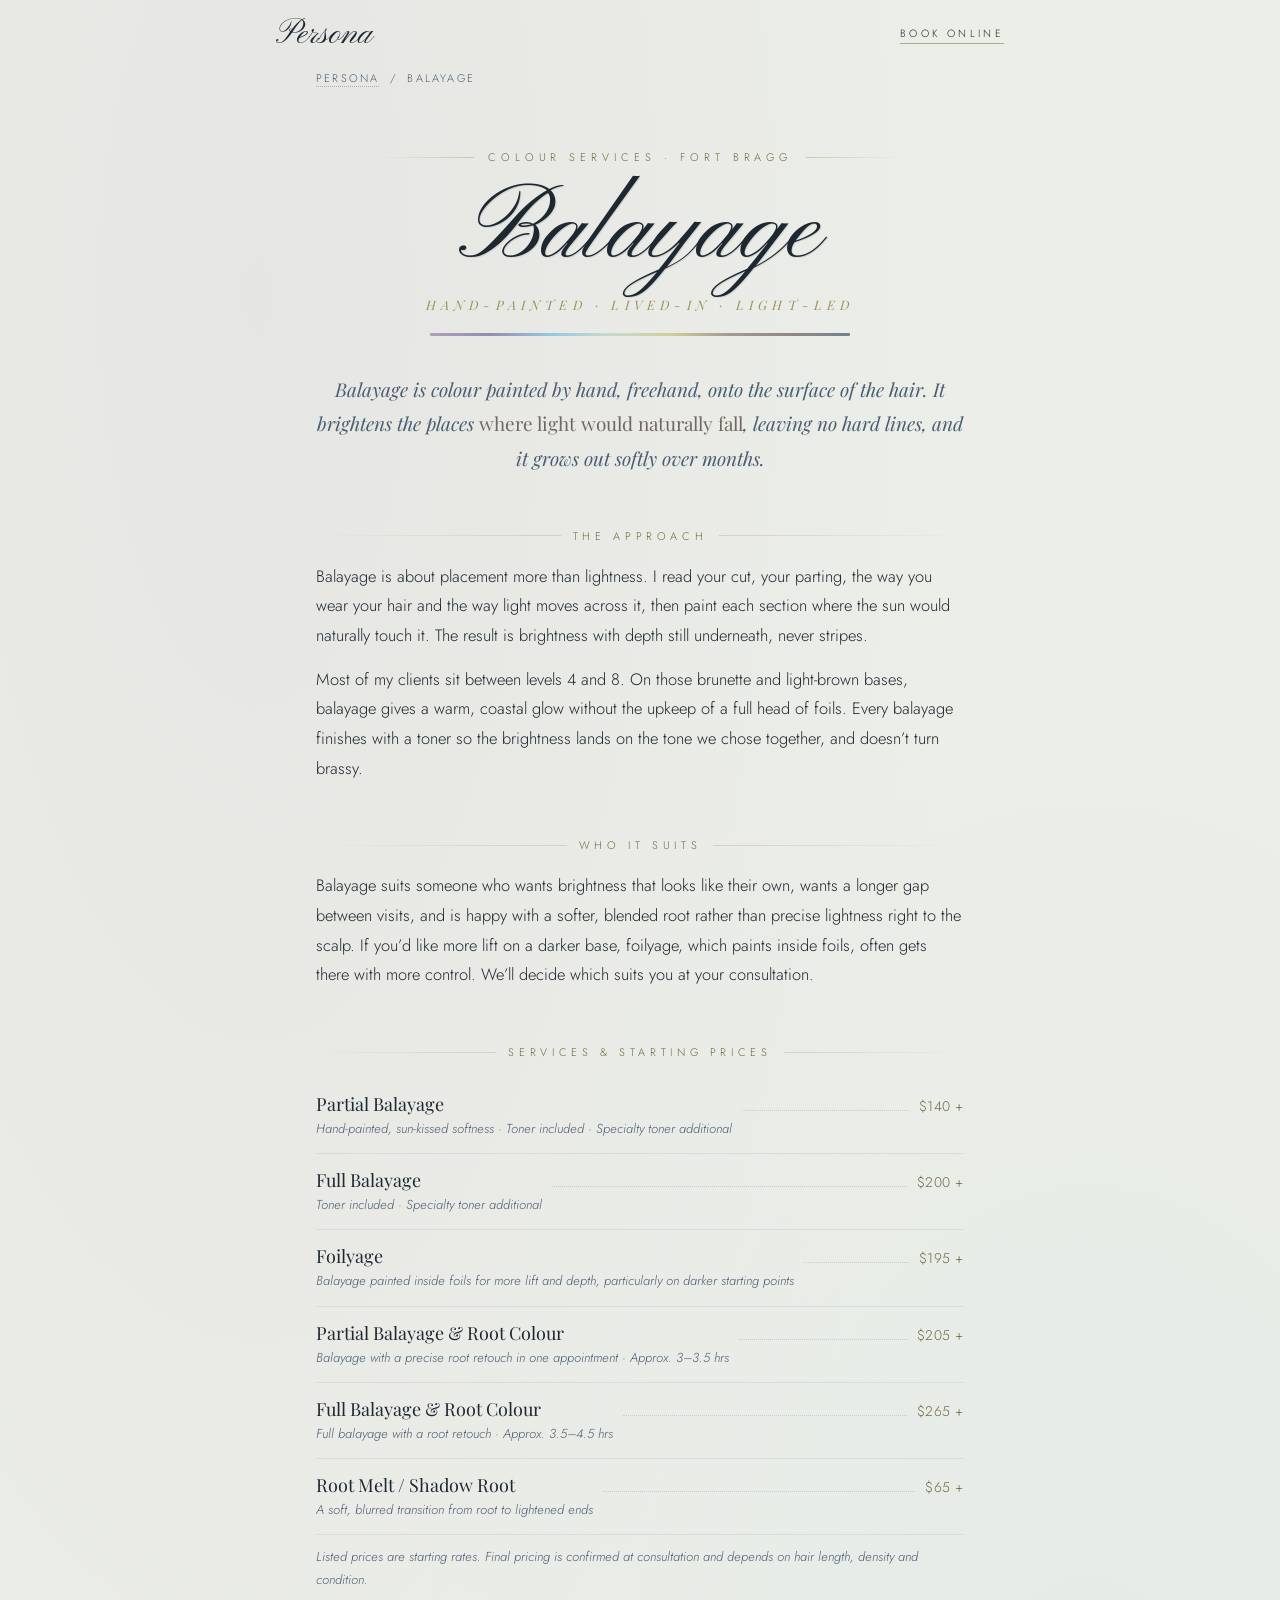
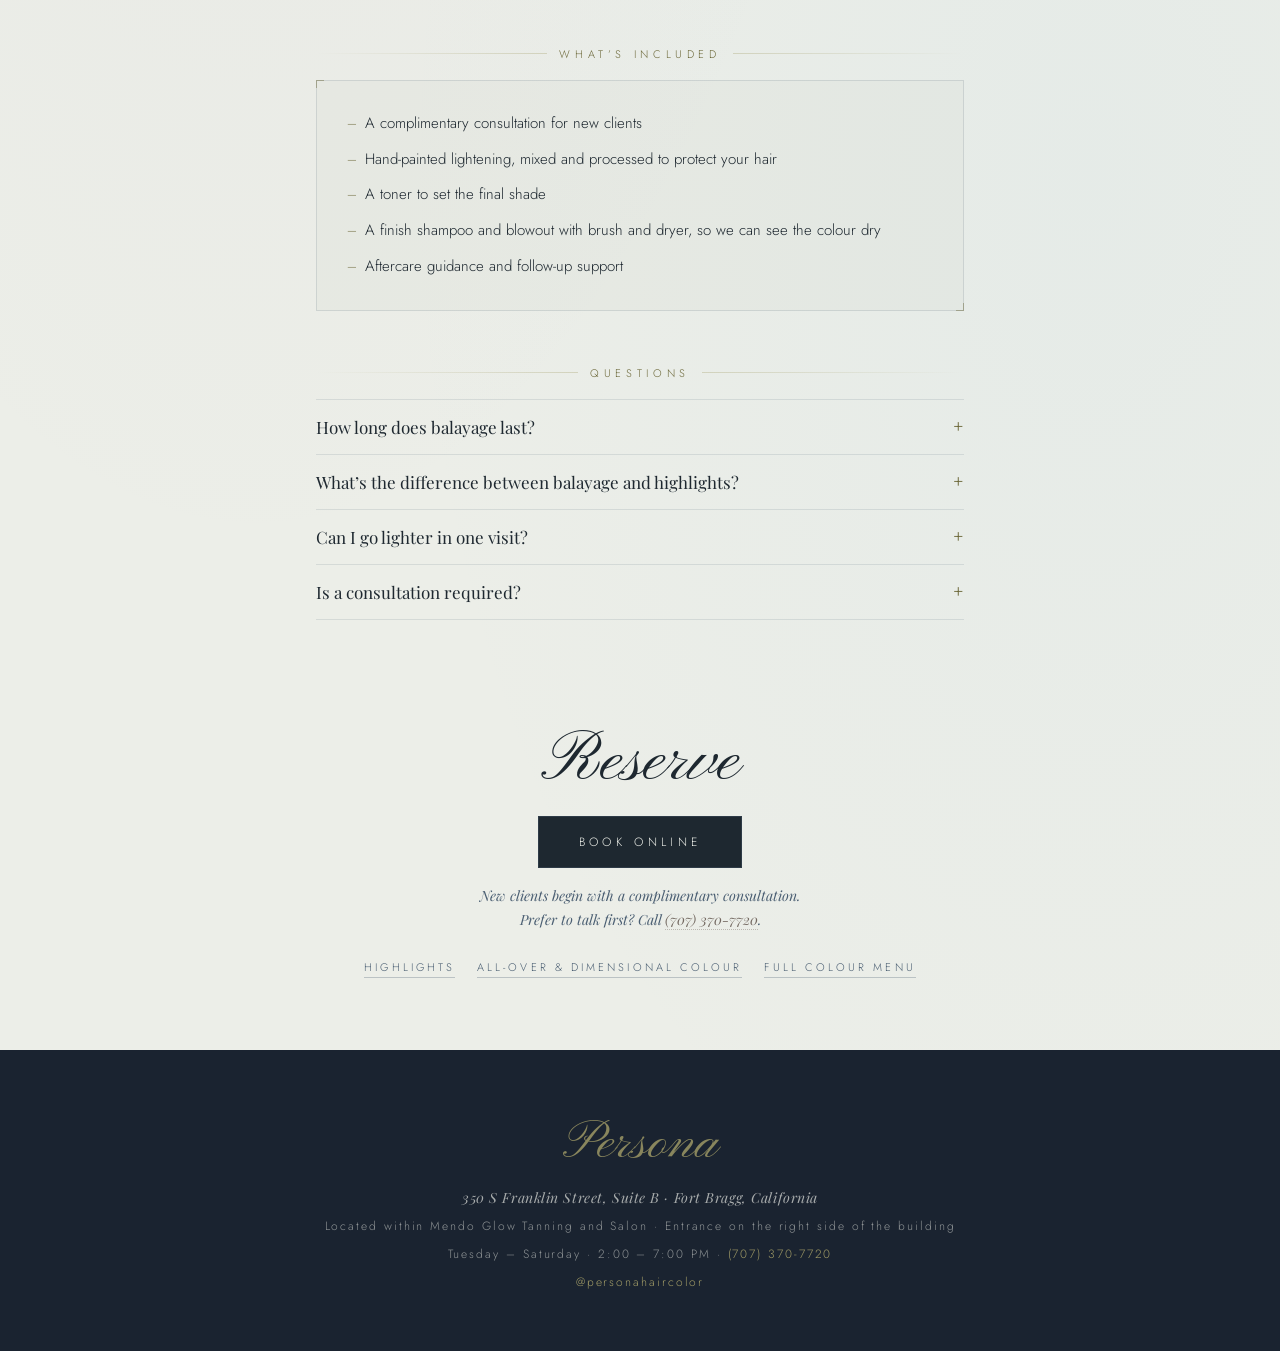
<file: balayage/index.html>
<!DOCTYPE html>
<html lang="en">
<head>
  <meta charset="UTF-8"/>
  <meta name="viewport" content="width=device-width, initial-scale=1.0"/>
  <title>Balayage in Fort Bragg, CA · Persona Hair Colour Atelier</title>
  <meta name="description" content="Hand-painted balayage in Fort Bragg on the Mendocino Coast. Soft, lived-in brightness by JT Skinner, a colourist with 37 years of experience. Toner included; from $140."/>
  <link rel="canonical" href="https://www.personahaircolor.com/balayage/"/>
  <meta property="og:type" content="website"/>
  <meta property="og:url" content="https://www.personahaircolor.com/balayage/"/>
  <meta property="og:site_name" content="Persona Hair Colour Atelier"/>
  <meta property="og:title" content="Balayage in Fort Bragg, CA · Persona Hair Colour Atelier"/>
  <meta property="og:description" content="Hand-painted balayage in Fort Bragg on the Mendocino Coast. Soft, lived-in brightness by JT Skinner, a colourist with 37 years of experience. Toner included; from $140."/>
  <meta property="og:image" content="https://www.personahaircolor.com/persona-share.jpg"/>
  <meta name="twitter:card" content="summary_large_image"/>
  <link rel="apple-touch-icon" href="https://www.personahaircolor.com/persona-logo.jpg"/>
  <link href="https://fonts.googleapis.com/css2?family=Playfair+Display:ital,wght@0,400;1,400&family=Pinyon+Script&family=Jost:wght@200;300;400&display=swap" rel="stylesheet"/>
  <link rel="stylesheet" href="/service.css"/>
  <script type="application/ld+json">
{
  "@context": "https://schema.org",
  "@graph": [
    {
      "@type": "HairSalon",
      "@id": "https://www.personahaircolor.com/#business",
      "name": "Persona Hair Colour Atelier",
      "url": "https://www.personahaircolor.com/",
      "telephone": "+1-707-370-7720",
      "address": {
        "@type": "PostalAddress",
        "streetAddress": "350 S Franklin Street, Suite B",
        "addressLocality": "Fort Bragg",
        "addressRegion": "CA",
        "postalCode": "95437",
        "addressCountry": "US"
      },
      "openingHours": "Tu-Sa 14:00-19:00",
      "sameAs": [
        "https://www.instagram.com/personahaircolor/",
        "https://persona.glossgenius.com"
      ]
    },
    {
      "@type": "Service",
      "name": "Balayage",
      "serviceType": "Balayage",
      "url": "https://www.personahaircolor.com/balayage/",
      "provider": {
        "@id": "https://www.personahaircolor.com/#business"
      },
      "areaServed": [
        "Fort Bragg, CA",
        "Mendocino Coast"
      ],
      "description": "Hand-painted balayage in Fort Bragg on the Mendocino Coast. Soft, lived-in brightness by JT Skinner, a colourist with 37 years of experience. Toner included; from $140."
    },
    {
      "@type": "FAQPage",
      "mainEntity": [
        {
          "@type": "Question",
          "name": "How long does balayage last?",
          "acceptedAnswer": {
            "@type": "Answer",
            "text": "Because there’s no hard line at the root, balayage grows out gently. Many clients refresh every three to four months, often with a gloss or toner between visits to keep the tone fresh. We’ll map out your timing at your consultation."
          }
        },
        {
          "@type": "Question",
          "name": "What’s the difference between balayage and highlights?",
          "acceptedAnswer": {
            "@type": "Answer",
            "text": "Highlights are woven or sliced into foils for a more even, defined lightness from close to the root. Balayage is painted freehand on the surface for a softer, more lived-in result. Many clients end up with a blend of both."
          }
        },
        {
          "@type": "Question",
          "name": "Can I go lighter in one visit?",
          "acceptedAnswer": {
            "@type": "Answer",
            "text": "That depends on your starting point and your hair’s history. Dark or previously coloured hair may need two visits to reach a bright result safely. I’ll always tell you honestly what’s realistic for your hair."
          }
        },
        {
          "@type": "Question",
          "name": "Is a consultation required?",
          "acceptedAnswer": {
            "@type": "Answer",
            "text": "New clients begin with a complimentary consultation, in person or by phone. If you have a history of box dye or previous lightening, I’ll need to see your hair in person before booking."
          }
        }
      ]
    },
    {
      "@type": "BreadcrumbList",
      "itemListElement": [
        {
          "@type": "ListItem",
          "position": 1,
          "name": "Persona",
          "item": "https://www.personahaircolor.com/"
        },
        {
          "@type": "ListItem",
          "position": 2,
          "name": "Balayage",
          "item": "https://www.personahaircolor.com/balayage/"
        }
      ]
    }
  ]
}
  </script>
</head>
<body>
  <nav class="topbar" aria-label="Site">
    <a class="home" href="/">Persona</a>
    <a class="book-small" href="https://persona.glossgenius.com">Book Online</a>
  </nav>
  <div class="crumbs"><a href="/">Persona</a> &nbsp;/&nbsp; Balayage</div>

  <header class="hero">
    <div class="eyebrow">Colour Services · Fort Bragg</div>
    <h1>Balayage</h1>
    <div class="h1-sub">Hand-painted · Lived-in · Light-led</div>
    <div class="colour-bar"></div>
  </header>

  <main>
    <p class="lede">Balayage is colour painted by hand, freehand, onto the surface of the hair. It brightens the places <em>where light would naturally fall</em>, leaving no hard lines, and it grows out softly over months.</p>

    <section>
      <h2>The Approach</h2>
      <p>Balayage is about placement more than lightness. I read your cut, your parting, the way you wear your hair and the way light moves across it, then paint each section where the sun would naturally touch it. The result is brightness with depth still underneath, never stripes.</p>
      <p>Most of my clients sit between levels 4 and 8. On those brunette and light-brown bases, balayage gives a warm, coastal glow without the upkeep of a full head of foils. Every balayage finishes with a toner so the brightness lands on the tone we chose together, and doesn&rsquo;t turn brassy.</p>
    </section>
    <section>
      <h2>Who It Suits</h2>
      <p>Balayage suits someone who wants brightness that looks like their own, wants a longer gap between visits, and is happy with a softer, blended root rather than precise lightness right to the scalp. If you&rsquo;d like more lift on a darker base, foilyage, which paints inside foils, often gets there with more control. We&rsquo;ll decide which suits you at your consultation.</p>
    </section>

    <section>
      <h2>Services &amp; Starting Prices</h2>
        <div class="menu-item"><div class="item-left"><span class="item-name">Partial Balayage</span><span class="item-note">Hand-painted, sun-kissed softness · Toner included · Specialty toner additional</span></div><span class="item-dots"></span><span class="item-price">$140 +</span></div>
        <div class="menu-item"><div class="item-left"><span class="item-name">Full Balayage</span><span class="item-note">Toner included · Specialty toner additional</span></div><span class="item-dots"></span><span class="item-price">$200 +</span></div>
        <div class="menu-item"><div class="item-left"><span class="item-name">Foilyage</span><span class="item-note">Balayage painted inside foils for more lift and depth, particularly on darker starting points</span></div><span class="item-dots"></span><span class="item-price">$195 +</span></div>
        <div class="menu-item"><div class="item-left"><span class="item-name">Partial Balayage &amp; Root Colour</span><span class="item-note">Balayage with a precise root retouch in one appointment · Approx. 3–3.5 hrs</span></div><span class="item-dots"></span><span class="item-price">$205 +</span></div>
        <div class="menu-item"><div class="item-left"><span class="item-name">Full Balayage &amp; Root Colour</span><span class="item-note">Full balayage with a root retouch · Approx. 3.5–4.5 hrs</span></div><span class="item-dots"></span><span class="item-price">$265 +</span></div>
        <div class="menu-item"><div class="item-left"><span class="item-name">Root Melt / Shadow Root</span><span class="item-note">A soft, blurred transition from root to lightened ends</span></div><span class="item-dots"></span><span class="item-price">$65 +</span></div>
      <p class="price-note">Listed prices are starting rates. Final pricing is confirmed at consultation and depends on hair length, density and condition.</p>
    </section>

    <section>
      <h2>What&rsquo;s Included</h2>
      <div class="notation">
        <ul>
          <li>A complimentary consultation for new clients</li>
          <li>Hand-painted lightening, mixed and processed to protect your hair</li>
          <li>A toner to set the final shade</li>
          <li>A finish shampoo and blowout with brush and dryer, so we can see the colour dry</li>
          <li>Aftercare guidance and follow-up support</li>
        </ul>
      </div>
    </section>

    <section>
      <h2>Questions</h2>
      <details><summary>How long does balayage last?</summary><p>Because there&rsquo;s no hard line at the root, balayage grows out gently. Many clients refresh every three to four months, often with a gloss or toner between visits to keep the tone fresh. We&rsquo;ll map out your timing at your consultation.</p></details>
      <details><summary>What&rsquo;s the difference between balayage and highlights?</summary><p>Highlights are woven or sliced into foils for a more even, defined lightness from close to the root. Balayage is painted freehand on the surface for a softer, more lived-in result. Many clients end up with a blend of both.</p></details>
      <details><summary>Can I go lighter in one visit?</summary><p>That depends on your starting point and your hair&rsquo;s history. Dark or previously coloured hair may need two visits to reach a bright result safely. I&rsquo;ll always tell you honestly what&rsquo;s realistic for your hair.</p></details>
      <details><summary>Is a consultation required?</summary><p>New clients begin with a complimentary consultation, in person or by phone. If you have a history of box dye or previous lightening, I&rsquo;ll need to see your hair in person before booking.</p></details>
    </section>

    <div class="cta-block">
      <div class="cta-headline">Reserve</div>
      <a class="cta" href="https://persona.glossgenius.com">Book Online</a>
      <p class="cta-note">New clients begin with a complimentary consultation.<br/>Prefer to talk first? Call <a href="tel:+17073707720">(707) 370-7720</a>.</p>
      <div class="related"><a href="/highlights/">Highlights</a><a href="/hair-color/">All-Over &amp; Dimensional Colour</a><a href="/#menu">Full Colour Menu</a></div>
    </div>
  </main>

  <footer>
    <div class="fs">Persona</div>
    <div class="fa">350 S Franklin Street, Suite B · Fort Bragg, California</div>
    <div class="ft">Located within Mendo Glow Tanning and Salon · Entrance on the right side of the building</div>
    <div class="ft">Tuesday – Saturday · 2:00 – 7:00 PM · <a href="tel:+17073707720">(707) 370-7720</a></div>
    <div class="ft"><a href="https://www.instagram.com/personahaircolor/">@personahaircolor</a></div>
  </footer>
</body>
</html>
</file>
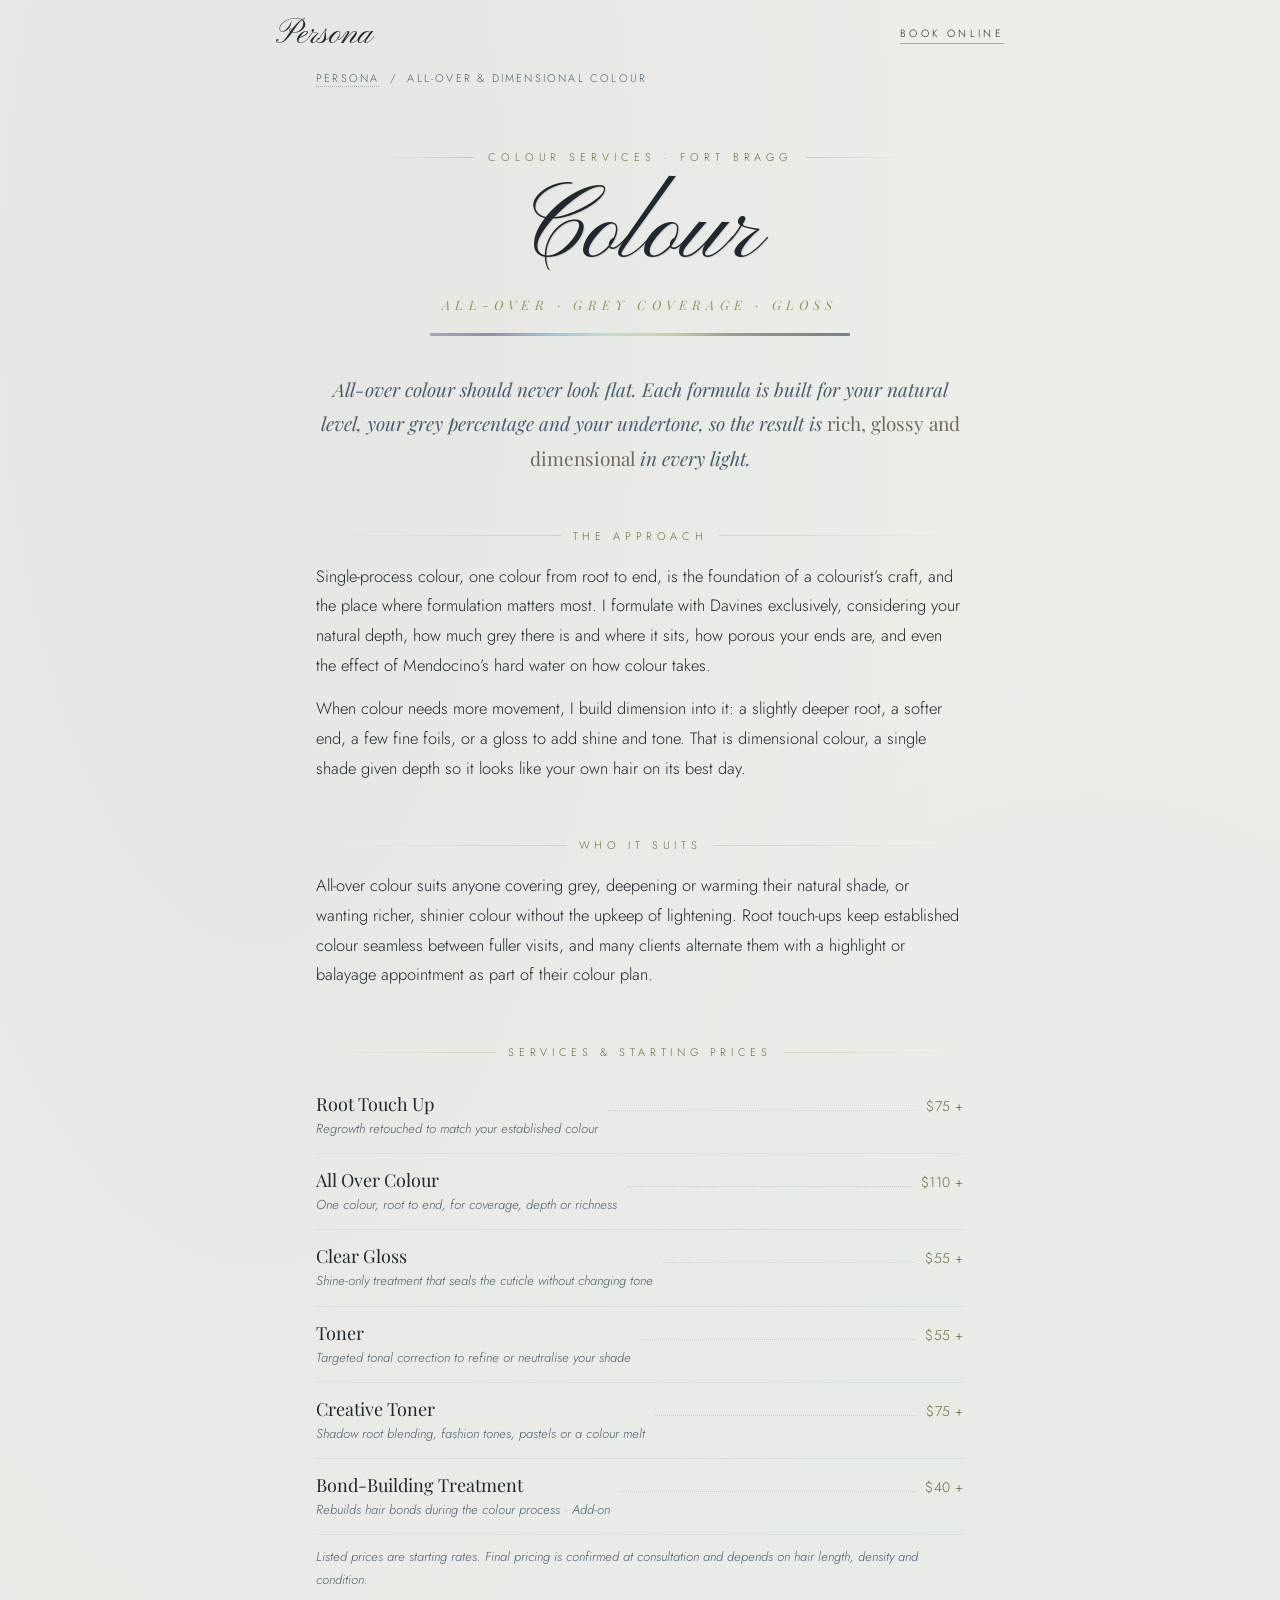
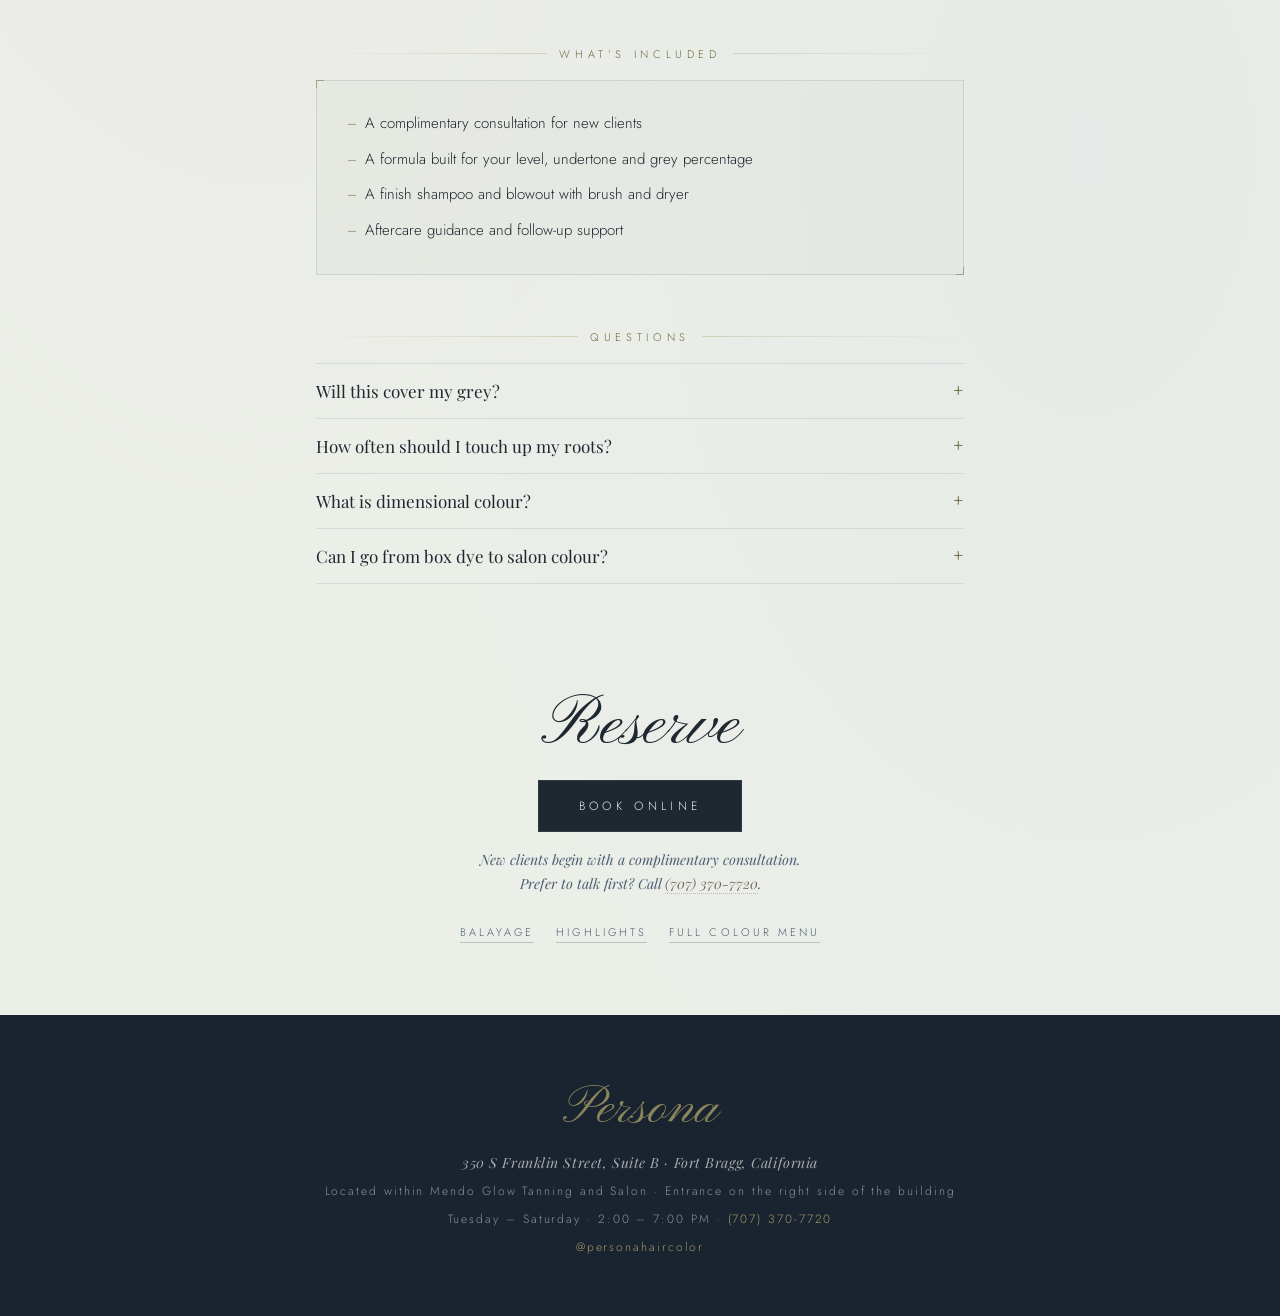
<file: hair-color/index.html>
<!DOCTYPE html>
<html lang="en">
<head>
  <meta charset="UTF-8"/>
  <meta name="viewport" content="width=device-width, initial-scale=1.0"/>
  <title>Hair Colour &amp; Grey Coverage in Fort Bragg, CA · Persona Hair Colour Atelier</title>
  <meta name="description" content="All-over hair colour, root touch-ups, grey coverage and glosses in Fort Bragg on the Mendocino Coast. Rich, dimensional colour by JT Skinner, a colourist with 37 years of experience. From $75."/>
  <link rel="canonical" href="https://www.personahaircolor.com/hair-color/"/>
  <meta property="og:type" content="website"/>
  <meta property="og:url" content="https://www.personahaircolor.com/hair-color/"/>
  <meta property="og:site_name" content="Persona Hair Colour Atelier"/>
  <meta property="og:title" content="Hair Colour &amp; Grey Coverage in Fort Bragg, CA · Persona Hair Colour Atelier"/>
  <meta property="og:description" content="All-over hair colour, root touch-ups, grey coverage and glosses in Fort Bragg on the Mendocino Coast. Rich, dimensional colour by JT Skinner, a colourist with 37 years of experience. From $75."/>
  <meta property="og:image" content="https://www.personahaircolor.com/persona-share.jpg"/>
  <meta name="twitter:card" content="summary_large_image"/>
  <link rel="apple-touch-icon" href="https://www.personahaircolor.com/persona-logo.jpg"/>
  <link href="https://fonts.googleapis.com/css2?family=Playfair+Display:ital,wght@0,400;1,400&family=Pinyon+Script&family=Jost:wght@200;300;400&display=swap" rel="stylesheet"/>
  <link rel="stylesheet" href="/service.css"/>
  <script type="application/ld+json">
{
  "@context": "https://schema.org",
  "@graph": [
    {
      "@type": "HairSalon",
      "@id": "https://www.personahaircolor.com/#business",
      "name": "Persona Hair Colour Atelier",
      "url": "https://www.personahaircolor.com/",
      "telephone": "+1-707-370-7720",
      "address": {
        "@type": "PostalAddress",
        "streetAddress": "350 S Franklin Street, Suite B",
        "addressLocality": "Fort Bragg",
        "addressRegion": "CA",
        "postalCode": "95437",
        "addressCountry": "US"
      },
      "openingHours": "Tu-Sa 14:00-19:00",
      "sameAs": [
        "https://www.instagram.com/personahaircolor/",
        "https://persona.glossgenius.com"
      ]
    },
    {
      "@type": "Service",
      "name": "All-Over & Dimensional Colour",
      "serviceType": "All-Over & Dimensional Colour",
      "url": "https://www.personahaircolor.com/hair-color/",
      "provider": {
        "@id": "https://www.personahaircolor.com/#business"
      },
      "areaServed": [
        "Fort Bragg, CA",
        "Mendocino Coast"
      ],
      "description": "All-over hair colour, root touch-ups, grey coverage and glosses in Fort Bragg on the Mendocino Coast. Rich, dimensional colour by JT Skinner, a colourist with 37 years of experience. From $75."
    },
    {
      "@type": "FAQPage",
      "mainEntity": [
        {
          "@type": "Question",
          "name": "Will this cover my grey?",
          "acceptedAnswer": {
            "@type": "Answer",
            "text": "Yes. Grey coverage is a large part of my work. Resistant grey sometimes needs a dedicated formula or a little extra processing time, and I’ll factor that in. If you’d rather blend grey than cover it completely, highlights or a softer, translucent formula are lovely alternatives."
          }
        },
        {
          "@type": "Question",
          "name": "How often should I touch up my roots?",
          "acceptedAnswer": {
            "@type": "Answer",
            "text": "Most clients covering grey return every four to six weeks. If you’re enhancing your natural colour rather than covering grey, you can often wait longer."
          }
        },
        {
          "@type": "Question",
          "name": "What is dimensional colour?",
          "acceptedAnswer": {
            "@type": "Answer",
            "text": "It’s colour that isn’t a single flat shade. Depth at the root, a softer tone through the lengths, or a few fine highlights give movement and catch the light, so it reads as natural hair rather than a dye job."
          }
        },
        {
          "@type": "Question",
          "name": "Can I go from box dye to salon colour?",
          "acceptedAnswer": {
            "@type": "Answer",
            "text": "Absolutely, though box dye builds up in layers and can behave unpredictably. Please tell me about any home colour at your consultation. Lightening over it may need a colour correction appointment, which requires an in-person assessment first."
          }
        }
      ]
    },
    {
      "@type": "BreadcrumbList",
      "itemListElement": [
        {
          "@type": "ListItem",
          "position": 1,
          "name": "Persona",
          "item": "https://www.personahaircolor.com/"
        },
        {
          "@type": "ListItem",
          "position": 2,
          "name": "All-Over & Dimensional Colour",
          "item": "https://www.personahaircolor.com/hair-color/"
        }
      ]
    }
  ]
}
  </script>
</head>
<body>
  <nav class="topbar" aria-label="Site">
    <a class="home" href="/">Persona</a>
    <a class="book-small" href="https://persona.glossgenius.com">Book Online</a>
  </nav>
  <div class="crumbs"><a href="/">Persona</a> &nbsp;/&nbsp; All-Over &amp; Dimensional Colour</div>

  <header class="hero">
    <div class="eyebrow">Colour Services · Fort Bragg</div>
    <h1>Colour</h1>
    <div class="h1-sub">All-over · Grey coverage · Gloss</div>
    <div class="colour-bar"></div>
  </header>

  <main>
    <p class="lede">All-over colour should never look flat. Each formula is built for your natural level, your grey percentage and your undertone, so the result is <em>rich, glossy and dimensional</em> in every light.</p>

    <section>
      <h2>The Approach</h2>
      <p>Single-process colour, one colour from root to end, is the foundation of a colourist&rsquo;s craft, and the place where formulation matters most. I formulate with Davines exclusively, considering your natural depth, how much grey there is and where it sits, how porous your ends are, and even the effect of Mendocino&rsquo;s hard water on how colour takes.</p>
      <p>When colour needs more movement, I build dimension into it: a slightly deeper root, a softer end, a few fine foils, or a gloss to add shine and tone. That is dimensional colour, a single shade given depth so it looks like your own hair on its best day.</p>
    </section>
    <section>
      <h2>Who It Suits</h2>
      <p>All-over colour suits anyone covering grey, deepening or warming their natural shade, or wanting richer, shinier colour without the upkeep of lightening. Root touch-ups keep established colour seamless between fuller visits, and many clients alternate them with a highlight or balayage appointment as part of their colour plan.</p>
    </section>

    <section>
      <h2>Services &amp; Starting Prices</h2>
        <div class="menu-item"><div class="item-left"><span class="item-name">Root Touch Up</span><span class="item-note">Regrowth retouched to match your established colour</span></div><span class="item-dots"></span><span class="item-price">$75 +</span></div>
        <div class="menu-item"><div class="item-left"><span class="item-name">All Over Colour</span><span class="item-note">One colour, root to end, for coverage, depth or richness</span></div><span class="item-dots"></span><span class="item-price">$110 +</span></div>
        <div class="menu-item"><div class="item-left"><span class="item-name">Clear Gloss</span><span class="item-note">Shine-only treatment that seals the cuticle without changing tone</span></div><span class="item-dots"></span><span class="item-price">$55 +</span></div>
        <div class="menu-item"><div class="item-left"><span class="item-name">Toner</span><span class="item-note">Targeted tonal correction to refine or neutralise your shade</span></div><span class="item-dots"></span><span class="item-price">$55 +</span></div>
        <div class="menu-item"><div class="item-left"><span class="item-name">Creative Toner</span><span class="item-note">Shadow root blending, fashion tones, pastels or a colour melt</span></div><span class="item-dots"></span><span class="item-price">$75 +</span></div>
        <div class="menu-item"><div class="item-left"><span class="item-name">Bond-Building Treatment</span><span class="item-note">Rebuilds hair bonds during the colour process · Add-on</span></div><span class="item-dots"></span><span class="item-price">$40 +</span></div>
      <p class="price-note">Listed prices are starting rates. Final pricing is confirmed at consultation and depends on hair length, density and condition.</p>
    </section>

    <section>
      <h2>What&rsquo;s Included</h2>
      <div class="notation">
        <ul>
          <li>A complimentary consultation for new clients</li>
          <li>A formula built for your level, undertone and grey percentage</li>
          <li>A finish shampoo and blowout with brush and dryer</li>
          <li>Aftercare guidance and follow-up support</li>
        </ul>
      </div>
    </section>

    <section>
      <h2>Questions</h2>
      <details><summary>Will this cover my grey?</summary><p>Yes. Grey coverage is a large part of my work. Resistant grey sometimes needs a dedicated formula or a little extra processing time, and I&rsquo;ll factor that in. If you&rsquo;d rather blend grey than cover it completely, highlights or a softer, translucent formula are lovely alternatives.</p></details>
      <details><summary>How often should I touch up my roots?</summary><p>Most clients covering grey return every four to six weeks. If you&rsquo;re enhancing your natural colour rather than covering grey, you can often wait longer.</p></details>
      <details><summary>What is dimensional colour?</summary><p>It&rsquo;s colour that isn&rsquo;t a single flat shade. Depth at the root, a softer tone through the lengths, or a few fine highlights give movement and catch the light, so it reads as natural hair rather than a dye job.</p></details>
      <details><summary>Can I go from box dye to salon colour?</summary><p>Absolutely, though box dye builds up in layers and can behave unpredictably. Please tell me about any home colour at your consultation. Lightening over it may need a colour correction appointment, which requires an in-person assessment first.</p></details>
    </section>

    <div class="cta-block">
      <div class="cta-headline">Reserve</div>
      <a class="cta" href="https://persona.glossgenius.com">Book Online</a>
      <p class="cta-note">New clients begin with a complimentary consultation.<br/>Prefer to talk first? Call <a href="tel:+17073707720">(707) 370-7720</a>.</p>
      <div class="related"><a href="/balayage/">Balayage</a><a href="/highlights/">Highlights</a><a href="/#menu">Full Colour Menu</a></div>
    </div>
  </main>

  <footer>
    <div class="fs">Persona</div>
    <div class="fa">350 S Franklin Street, Suite B · Fort Bragg, California</div>
    <div class="ft">Located within Mendo Glow Tanning and Salon · Entrance on the right side of the building</div>
    <div class="ft">Tuesday – Saturday · 2:00 – 7:00 PM · <a href="tel:+17073707720">(707) 370-7720</a></div>
    <div class="ft"><a href="https://www.instagram.com/personahaircolor/">@personahaircolor</a></div>
  </footer>
</body>
</html>
</file>
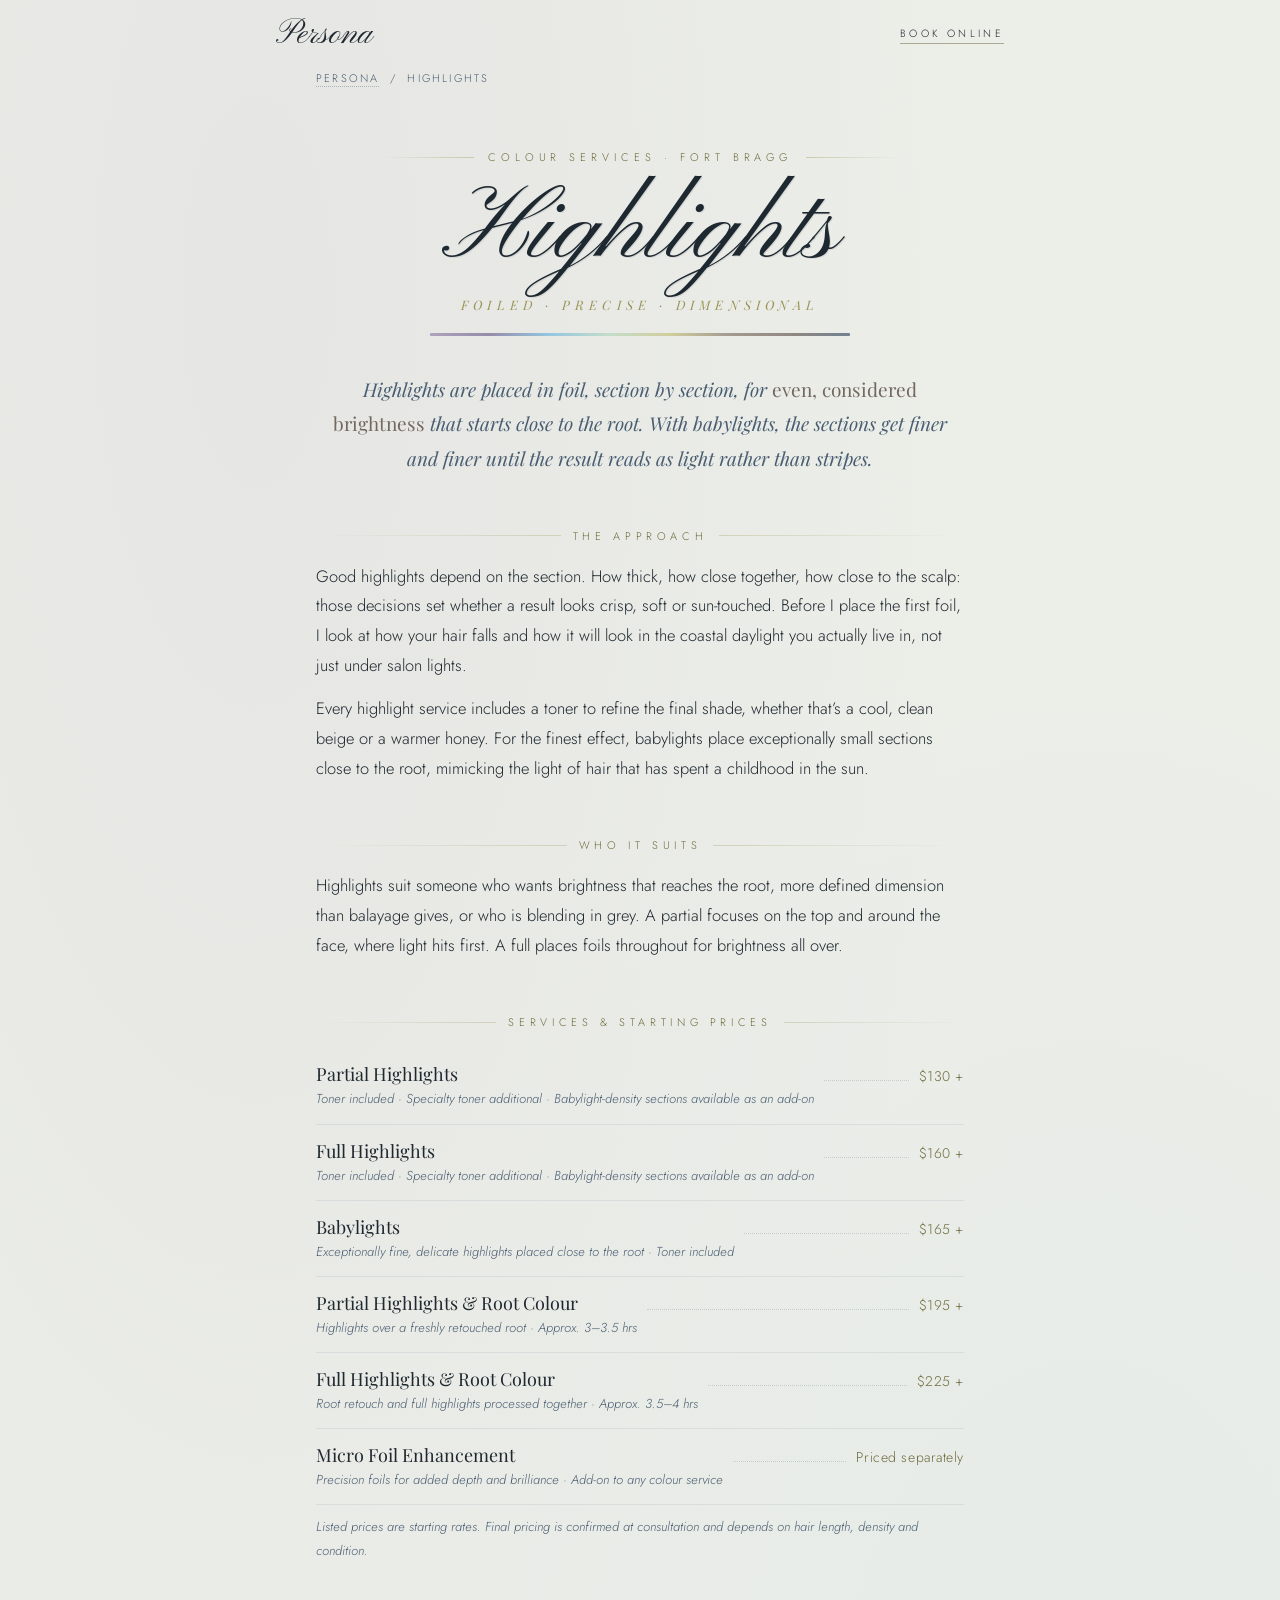
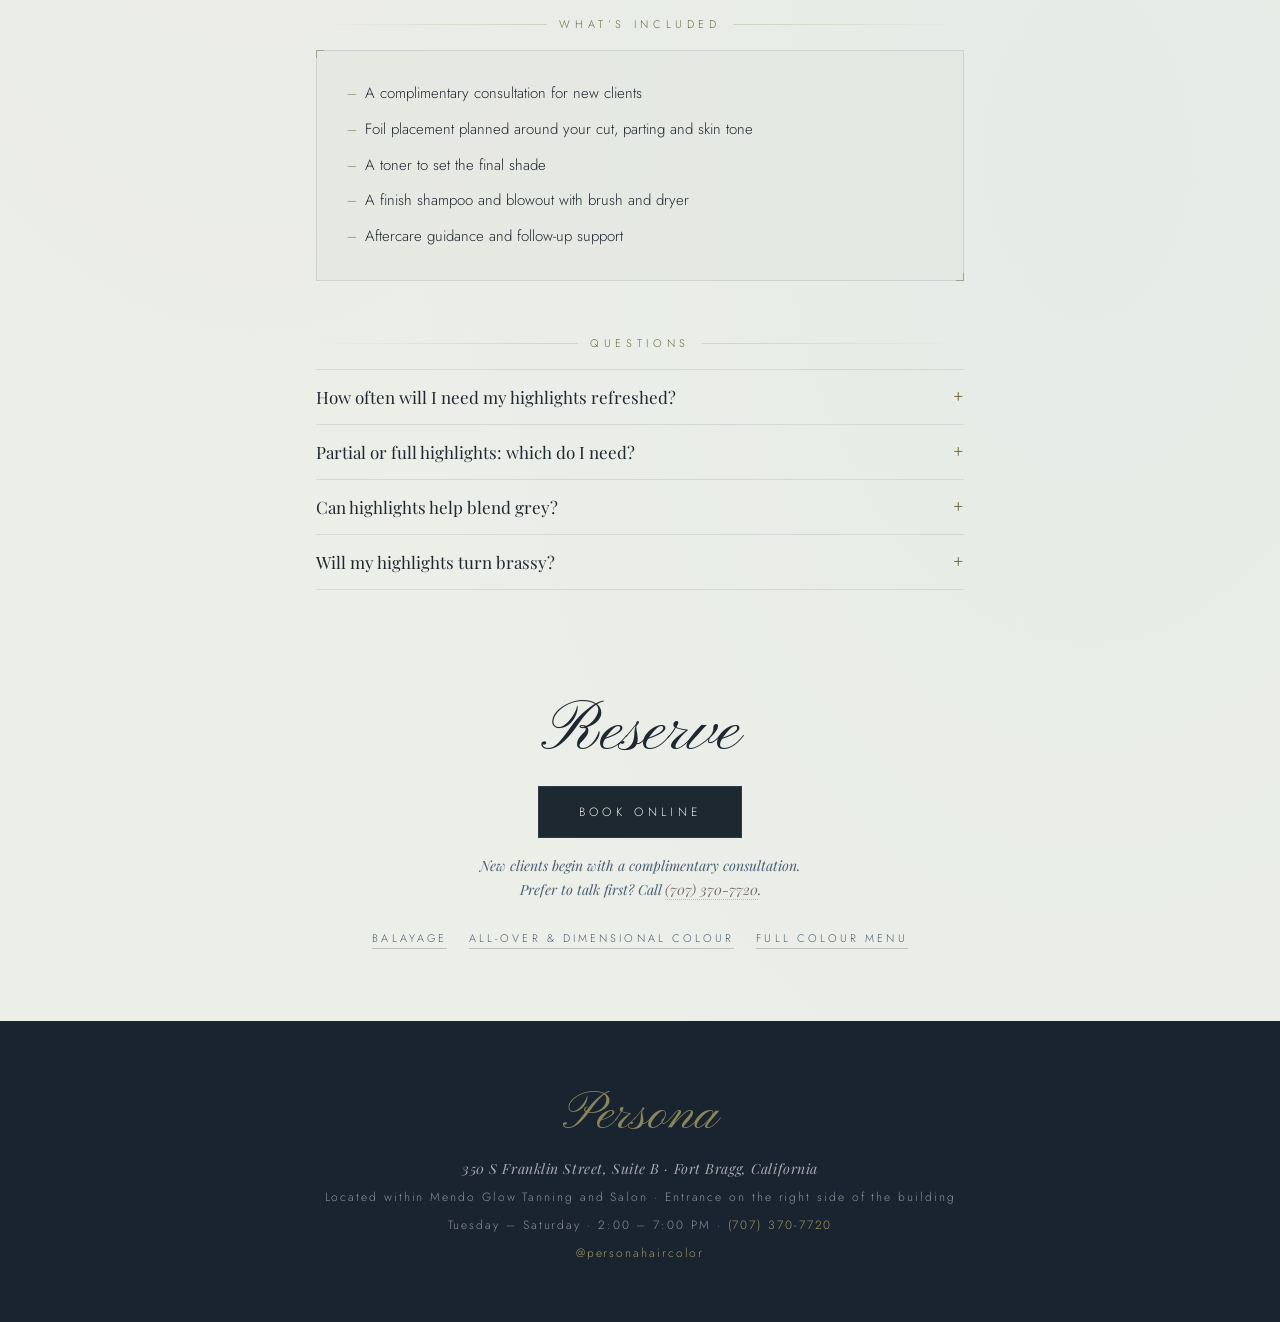
<file: highlights/index.html>
<!DOCTYPE html>
<html lang="en">
<head>
  <meta charset="UTF-8"/>
  <meta name="viewport" content="width=device-width, initial-scale=1.0"/>
  <title>Hair Highlights &amp; Babylights in Fort Bragg, CA · Persona Hair Colour Atelier</title>
  <meta name="description" content="Foil highlights and babylights in Fort Bragg on the Mendocino Coast. Precise, dimensional brightness by JT Skinner, a colourist with 37 years of experience. Toner included; from $130."/>
  <link rel="canonical" href="https://www.personahaircolor.com/highlights/"/>
  <meta property="og:type" content="website"/>
  <meta property="og:url" content="https://www.personahaircolor.com/highlights/"/>
  <meta property="og:site_name" content="Persona Hair Colour Atelier"/>
  <meta property="og:title" content="Hair Highlights &amp; Babylights in Fort Bragg, CA · Persona Hair Colour Atelier"/>
  <meta property="og:description" content="Foil highlights and babylights in Fort Bragg on the Mendocino Coast. Precise, dimensional brightness by JT Skinner, a colourist with 37 years of experience. Toner included; from $130."/>
  <meta property="og:image" content="https://www.personahaircolor.com/persona-share.jpg"/>
  <meta name="twitter:card" content="summary_large_image"/>
  <link rel="apple-touch-icon" href="https://www.personahaircolor.com/persona-logo.jpg"/>
  <link href="https://fonts.googleapis.com/css2?family=Playfair+Display:ital,wght@0,400;1,400&family=Pinyon+Script&family=Jost:wght@200;300;400&display=swap" rel="stylesheet"/>
  <link rel="stylesheet" href="/service.css"/>
  <script type="application/ld+json">
{
  "@context": "https://schema.org",
  "@graph": [
    {
      "@type": "HairSalon",
      "@id": "https://www.personahaircolor.com/#business",
      "name": "Persona Hair Colour Atelier",
      "url": "https://www.personahaircolor.com/",
      "telephone": "+1-707-370-7720",
      "address": {
        "@type": "PostalAddress",
        "streetAddress": "350 S Franklin Street, Suite B",
        "addressLocality": "Fort Bragg",
        "addressRegion": "CA",
        "postalCode": "95437",
        "addressCountry": "US"
      },
      "openingHours": "Tu-Sa 14:00-19:00",
      "sameAs": [
        "https://www.instagram.com/personahaircolor/",
        "https://persona.glossgenius.com"
      ]
    },
    {
      "@type": "Service",
      "name": "Highlights",
      "serviceType": "Highlights",
      "url": "https://www.personahaircolor.com/highlights/",
      "provider": {
        "@id": "https://www.personahaircolor.com/#business"
      },
      "areaServed": [
        "Fort Bragg, CA",
        "Mendocino Coast"
      ],
      "description": "Foil highlights and babylights in Fort Bragg on the Mendocino Coast. Precise, dimensional brightness by JT Skinner, a colourist with 37 years of experience. Toner included; from $130."
    },
    {
      "@type": "FAQPage",
      "mainEntity": [
        {
          "@type": "Question",
          "name": "How often will I need my highlights refreshed?",
          "acceptedAnswer": {
            "@type": "Answer",
            "text": "Most clients return every eight to twelve weeks, depending on how much contrast there is between the highlights and their natural colour. Finer placement, like babylights, usually grows out more softly."
          }
        },
        {
          "@type": "Question",
          "name": "Partial or full highlights: which do I need?",
          "acceptedAnswer": {
            "@type": "Answer",
            "text": "A partial lightens the top and around the face, the areas people see most, and suits a softer refresh. A full gives brightness throughout, including underneath. We’ll decide at your consultation based on how you wear your hair."
          }
        },
        {
          "@type": "Question",
          "name": "Can highlights help blend grey?",
          "acceptedAnswer": {
            "@type": "Answer",
            "text": "Yes. Fine highlights are one of the gentlest ways to soften the contrast of grey regrowth, so the line is far less noticeable as it grows out. They pair well with a root colour for fuller coverage."
          }
        },
        {
          "@type": "Question",
          "name": "Will my highlights turn brassy?",
          "acceptedAnswer": {
            "@type": "Answer",
            "text": "Every highlight service includes a toner to neutralise unwanted warmth, and cool water and sulphate-free care at home help it last. A gloss between visits keeps the tone true."
          }
        }
      ]
    },
    {
      "@type": "BreadcrumbList",
      "itemListElement": [
        {
          "@type": "ListItem",
          "position": 1,
          "name": "Persona",
          "item": "https://www.personahaircolor.com/"
        },
        {
          "@type": "ListItem",
          "position": 2,
          "name": "Highlights",
          "item": "https://www.personahaircolor.com/highlights/"
        }
      ]
    }
  ]
}
  </script>
</head>
<body>
  <nav class="topbar" aria-label="Site">
    <a class="home" href="/">Persona</a>
    <a class="book-small" href="https://persona.glossgenius.com">Book Online</a>
  </nav>
  <div class="crumbs"><a href="/">Persona</a> &nbsp;/&nbsp; Highlights</div>

  <header class="hero">
    <div class="eyebrow">Colour Services · Fort Bragg</div>
    <h1>Highlights</h1>
    <div class="h1-sub">Foiled · Precise · Dimensional</div>
    <div class="colour-bar"></div>
  </header>

  <main>
    <p class="lede">Highlights are placed in foil, section by section, for <em>even, considered brightness</em> that starts close to the root. With babylights, the sections get finer and finer until the result reads as light rather than stripes.</p>

    <section>
      <h2>The Approach</h2>
      <p>Good highlights depend on the section. How thick, how close together, how close to the scalp: those decisions set whether a result looks crisp, soft or sun-touched. Before I place the first foil, I look at how your hair falls and how it will look in the coastal daylight you actually live in, not just under salon lights.</p>
      <p>Every highlight service includes a toner to refine the final shade, whether that&rsquo;s a cool, clean beige or a warmer honey. For the finest effect, babylights place exceptionally small sections close to the root, mimicking the light of hair that has spent a childhood in the sun.</p>
    </section>
    <section>
      <h2>Who It Suits</h2>
      <p>Highlights suit someone who wants brightness that reaches the root, more defined dimension than balayage gives, or who is blending in grey. A partial focuses on the top and around the face, where light hits first. A full places foils throughout for brightness all over.</p>
    </section>

    <section>
      <h2>Services &amp; Starting Prices</h2>
        <div class="menu-item"><div class="item-left"><span class="item-name">Partial Highlights</span><span class="item-note">Toner included · Specialty toner additional · Babylight-density sections available as an add-on</span></div><span class="item-dots"></span><span class="item-price">$130 +</span></div>
        <div class="menu-item"><div class="item-left"><span class="item-name">Full Highlights</span><span class="item-note">Toner included · Specialty toner additional · Babylight-density sections available as an add-on</span></div><span class="item-dots"></span><span class="item-price">$160 +</span></div>
        <div class="menu-item"><div class="item-left"><span class="item-name">Babylights</span><span class="item-note">Exceptionally fine, delicate highlights placed close to the root · Toner included</span></div><span class="item-dots"></span><span class="item-price">$165 +</span></div>
        <div class="menu-item"><div class="item-left"><span class="item-name">Partial Highlights &amp; Root Colour</span><span class="item-note">Highlights over a freshly retouched root · Approx. 3–3.5 hrs</span></div><span class="item-dots"></span><span class="item-price">$195 +</span></div>
        <div class="menu-item"><div class="item-left"><span class="item-name">Full Highlights &amp; Root Colour</span><span class="item-note">Root retouch and full highlights processed together · Approx. 3.5–4 hrs</span></div><span class="item-dots"></span><span class="item-price">$225 +</span></div>
        <div class="menu-item"><div class="item-left"><span class="item-name">Micro Foil Enhancement</span><span class="item-note">Precision foils for added depth and brilliance · Add-on to any colour service</span></div><span class="item-dots"></span><span class="item-price">Priced separately</span></div>
      <p class="price-note">Listed prices are starting rates. Final pricing is confirmed at consultation and depends on hair length, density and condition.</p>
    </section>

    <section>
      <h2>What&rsquo;s Included</h2>
      <div class="notation">
        <ul>
          <li>A complimentary consultation for new clients</li>
          <li>Foil placement planned around your cut, parting and skin tone</li>
          <li>A toner to set the final shade</li>
          <li>A finish shampoo and blowout with brush and dryer</li>
          <li>Aftercare guidance and follow-up support</li>
        </ul>
      </div>
    </section>

    <section>
      <h2>Questions</h2>
      <details><summary>How often will I need my highlights refreshed?</summary><p>Most clients return every eight to twelve weeks, depending on how much contrast there is between the highlights and their natural colour. Finer placement, like babylights, usually grows out more softly.</p></details>
      <details><summary>Partial or full highlights: which do I need?</summary><p>A partial lightens the top and around the face, the areas people see most, and suits a softer refresh. A full gives brightness throughout, including underneath. We&rsquo;ll decide at your consultation based on how you wear your hair.</p></details>
      <details><summary>Can highlights help blend grey?</summary><p>Yes. Fine highlights are one of the gentlest ways to soften the contrast of grey regrowth, so the line is far less noticeable as it grows out. They pair well with a root colour for fuller coverage.</p></details>
      <details><summary>Will my highlights turn brassy?</summary><p>Every highlight service includes a toner to neutralise unwanted warmth, and cool water and sulphate-free care at home help it last. A gloss between visits keeps the tone true.</p></details>
    </section>

    <div class="cta-block">
      <div class="cta-headline">Reserve</div>
      <a class="cta" href="https://persona.glossgenius.com">Book Online</a>
      <p class="cta-note">New clients begin with a complimentary consultation.<br/>Prefer to talk first? Call <a href="tel:+17073707720">(707) 370-7720</a>.</p>
      <div class="related"><a href="/balayage/">Balayage</a><a href="/hair-color/">All-Over &amp; Dimensional Colour</a><a href="/#menu">Full Colour Menu</a></div>
    </div>
  </main>

  <footer>
    <div class="fs">Persona</div>
    <div class="fa">350 S Franklin Street, Suite B · Fort Bragg, California</div>
    <div class="ft">Located within Mendo Glow Tanning and Salon · Entrance on the right side of the building</div>
    <div class="ft">Tuesday – Saturday · 2:00 – 7:00 PM · <a href="tel:+17073707720">(707) 370-7720</a></div>
    <div class="ft"><a href="https://www.instagram.com/personahaircolor/">@personahaircolor</a></div>
  </footer>
</body>
</html>
</file>
<file: service.css>
/* Persona — shared styles for service pages */
*, *::before, *::after { box-sizing: border-box; margin: 0; padding: 0; }
:root {
  --parchment: #ECEEE8; --cream: #D8DAD2; --ink: #1E2830; --ink-mid: #4A5E72;
  --gold: #9A9458; --gold-light: #B8B070; --gold-dim: #6E6A3C; --copper: #736860; --soot: #1A2330;
}
html { scroll-behavior: smooth; }
body {
  background: var(--parchment); color: var(--ink); font-family: 'Jost', sans-serif; font-weight: 300;
  background-image:
    radial-gradient(ellipse at 20% 10%, rgba(155,138,174,0.08) 0%, transparent 50%),
    radial-gradient(ellipse at 85% 60%, rgba(122,187,224,0.06) 0%, transparent 45%);
  -webkit-font-smoothing: antialiased;
}
a { color: var(--copper); }

.topbar {
  display: flex; justify-content: space-between; align-items: center; gap: 12px;
  max-width: 760px; margin: 0 auto; padding: 18px 16px;
}
.topbar .home {
  font-family: 'Pinyon Script', cursive; font-size: 34px; color: var(--ink); text-decoration: none; line-height: 1;
}
.topbar .book-small {
  font-size: 10.5px; letter-spacing: 0.32em; text-transform: uppercase; color: var(--ink);
  text-decoration: none; border-bottom: 1px solid rgba(110,106,60,0.5); padding-bottom: 2px; white-space: nowrap;
}

.crumbs {
  max-width: 680px; margin: 0 auto; padding: 0 16px;
  font-size: 11px; letter-spacing: 0.2em; text-transform: uppercase; color: var(--ink-mid);
}
.crumbs a { color: var(--ink-mid); text-decoration: none; border-bottom: 1px dotted rgba(74,94,114,0.4); }

header.hero { text-align: center; padding: clamp(36px,7vh,72px) 16px clamp(24px,4vh,40px); }
.eyebrow {
  font-size: clamp(9px,1.6vw,11px); letter-spacing: 0.45em; text-transform: uppercase; color: var(--gold-dim);
  display: flex; align-items: center; gap: 14px; max-width: 520px; margin: 0 auto 18px;
}
.eyebrow::before, .eyebrow::after { content: ''; flex: 1; height: 1px; background: linear-gradient(to right, transparent, rgba(154,148,88,0.4)); }
.eyebrow::after { background: linear-gradient(to left, transparent, rgba(154,148,88,0.4)); }
h1 {
  font-family: 'Pinyon Script', cursive; font-weight: 400; font-size: clamp(56px,14vw,104px);
  line-height: 0.95; color: var(--ink); text-shadow: 1px 1px 0 rgba(30,40,48,0.1);
}
.h1-sub {
  font-family: 'Playfair Display', serif; font-style: italic; font-size: clamp(11px,2vw,13px);
  letter-spacing: 0.4em; text-transform: uppercase; color: var(--gold); margin-top: 14px;
}
.colour-bar {
  height: 3px; width: min(80%, 420px); margin: 20px auto 0; border-radius: 1px; opacity: 0.75;
  background: linear-gradient(to right, #9B8AAE, #7A6E98, #7ABBE0, #B8D8BF, #C8C484, #8A7E74, #736860, #4A5E72);
}

main { max-width: 680px; margin: 0 auto; padding: 0 16px clamp(48px,8vh,80px); }
.lede {
  font-family: 'Playfair Display', serif; font-style: italic; font-size: clamp(16px,2.8vw,19px);
  line-height: 1.82; color: var(--ink-mid); text-align: center; margin-bottom: clamp(32px,6vh,52px);
}
.lede em { color: var(--copper); font-style: normal; }

section { margin-bottom: clamp(36px,6vh,56px); }
h2 {
  font-size: clamp(9px,1.7vw,11px); font-weight: 300; letter-spacing: 0.42em; text-transform: uppercase;
  color: var(--gold-dim); display: flex; align-items: center; gap: 12px; margin-bottom: 18px;
}
h2::before, h2::after { content: ''; flex: 1; height: 1px; background: linear-gradient(to right, transparent, rgba(154,148,88,0.3)); }
h2::after { background: linear-gradient(to left, transparent, rgba(154,148,88,0.3)); }
p { font-size: clamp(15px,2.4vw,16.5px); line-height: 1.8; color: var(--ink); margin-bottom: 14px; }
p em { font-family: 'Playfair Display', serif; color: var(--copper); }

.menu-item {
  display: flex; align-items: baseline; gap: 10px; padding: 14px 0;
  border-bottom: 1px solid rgba(74,94,114,0.1);
}
.menu-item:last-child { border-bottom: none; }
.item-left { display: flex; flex-direction: column; min-width: 0; }
.item-name { font-family: 'Playfair Display', serif; font-size: clamp(15px,3.4vw,18px); color: var(--ink); }
.item-note { font-size: clamp(12px,2vw,13px); font-style: italic; color: var(--ink-mid); margin-top: 3px; line-height: 1.55; }
.item-dots { flex: 1; border-bottom: 1px dotted rgba(74,94,114,0.22); min-width: 16px; margin-bottom: 4px; }
.item-price { font-size: clamp(13px,2.4vw,14px); color: var(--gold-dim); white-space: nowrap; letter-spacing: 0.04em; }
.price-note { font-size: 13px; font-style: italic; color: var(--ink-mid); margin-top: 10px; }

.notation {
  border: 1px solid rgba(74,94,114,0.16); padding: clamp(20px,3.5vw,30px) clamp(18px,4vw,30px);
  background: rgba(216,218,210,0.25); position: relative;
}
.notation::before, .notation::after { content: ''; position: absolute; width: 8px; height: 8px; border-color: var(--gold-dim); border-style: solid; opacity: 0.45; }
.notation::before { top: -1px; left: -1px; border-width: 1px 0 0 1px; }
.notation::after { bottom: -1px; right: -1px; border-width: 0 1px 1px 0; }
.notation ul { list-style: none; }
.notation li { font-size: clamp(14px,2.3vw,15px); line-height: 1.72; padding-left: 18px; position: relative; margin-bottom: 10px; }
.notation li:last-child { margin-bottom: 0; }
.notation li::before { content: '—'; position: absolute; left: 0; color: var(--gold-dim); font-size: 11px; top: 3px; }

details {
  border-bottom: 1px solid rgba(74,94,114,0.14); padding: 16px 0;
}
details:first-of-type { border-top: 1px solid rgba(74,94,114,0.14); }
summary {
  font-family: 'Playfair Display', serif; font-size: clamp(15px,3vw,17px); color: var(--ink);
  cursor: pointer; list-style: none; display: flex; justify-content: space-between; gap: 16px;
}
summary::-webkit-details-marker { display: none; }
summary::after { content: '+'; font-family: 'Jost', sans-serif; color: var(--gold-dim); font-size: 18px; line-height: 1; }
details[open] summary::after { content: '–'; }
details p { margin: 12px 0 0; color: var(--ink-mid); }

.cta-block { text-align: center; padding: clamp(36px,6vh,56px) 0 0; }
.cta-headline { font-family: 'Pinyon Script', cursive; font-size: clamp(42px,10vw,70px); color: var(--ink); line-height: 1; margin-bottom: 18px; }
.cta {
  display: inline-block; font-size: clamp(10.5px,1.8vw,12px); letter-spacing: 0.36em; text-transform: uppercase;
  color: var(--parchment); background: var(--ink); padding: 16px clamp(24px,5vw,40px); text-decoration: none;
  border: 1px solid rgba(74,94,114,0.35); transition: background 0.3s ease;
}
.cta:hover { background: var(--gold-dim); }
.cta-note { font-family: 'Playfair Display', serif; font-style: italic; font-size: 14px; color: var(--ink-mid); margin-top: 16px; line-height: 1.7; }
.cta-note a { color: var(--copper); text-decoration: none; border-bottom: 1px dotted rgba(115,104,96,0.4); }

.related { display: flex; flex-wrap: wrap; justify-content: center; gap: 10px 22px; margin-top: 28px; }
.related a {
  font-size: 11px; letter-spacing: 0.28em; text-transform: uppercase; color: var(--ink-mid);
  text-decoration: none; border-bottom: 1px solid rgba(74,94,114,0.3); padding-bottom: 2px;
}

footer {
  background: var(--soot); color: rgba(236,238,232,0.68); text-align: center;
  padding: clamp(40px,7vh,60px) 16px; display: flex; flex-direction: column; gap: 10px;
}
footer .fs { font-family: 'Pinyon Script', cursive; font-size: clamp(36px,9vw,54px); color: var(--gold-light); opacity: 0.7; }
footer .fa { font-family: 'Playfair Display', serif; font-style: italic; font-size: 14px; letter-spacing: 0.04em; }
footer .ft { font-size: 12px; letter-spacing: 0.16em; color: rgba(236,238,232,0.55); }
footer a { color: rgba(184,176,112,0.85); text-decoration: none; }
</file>
